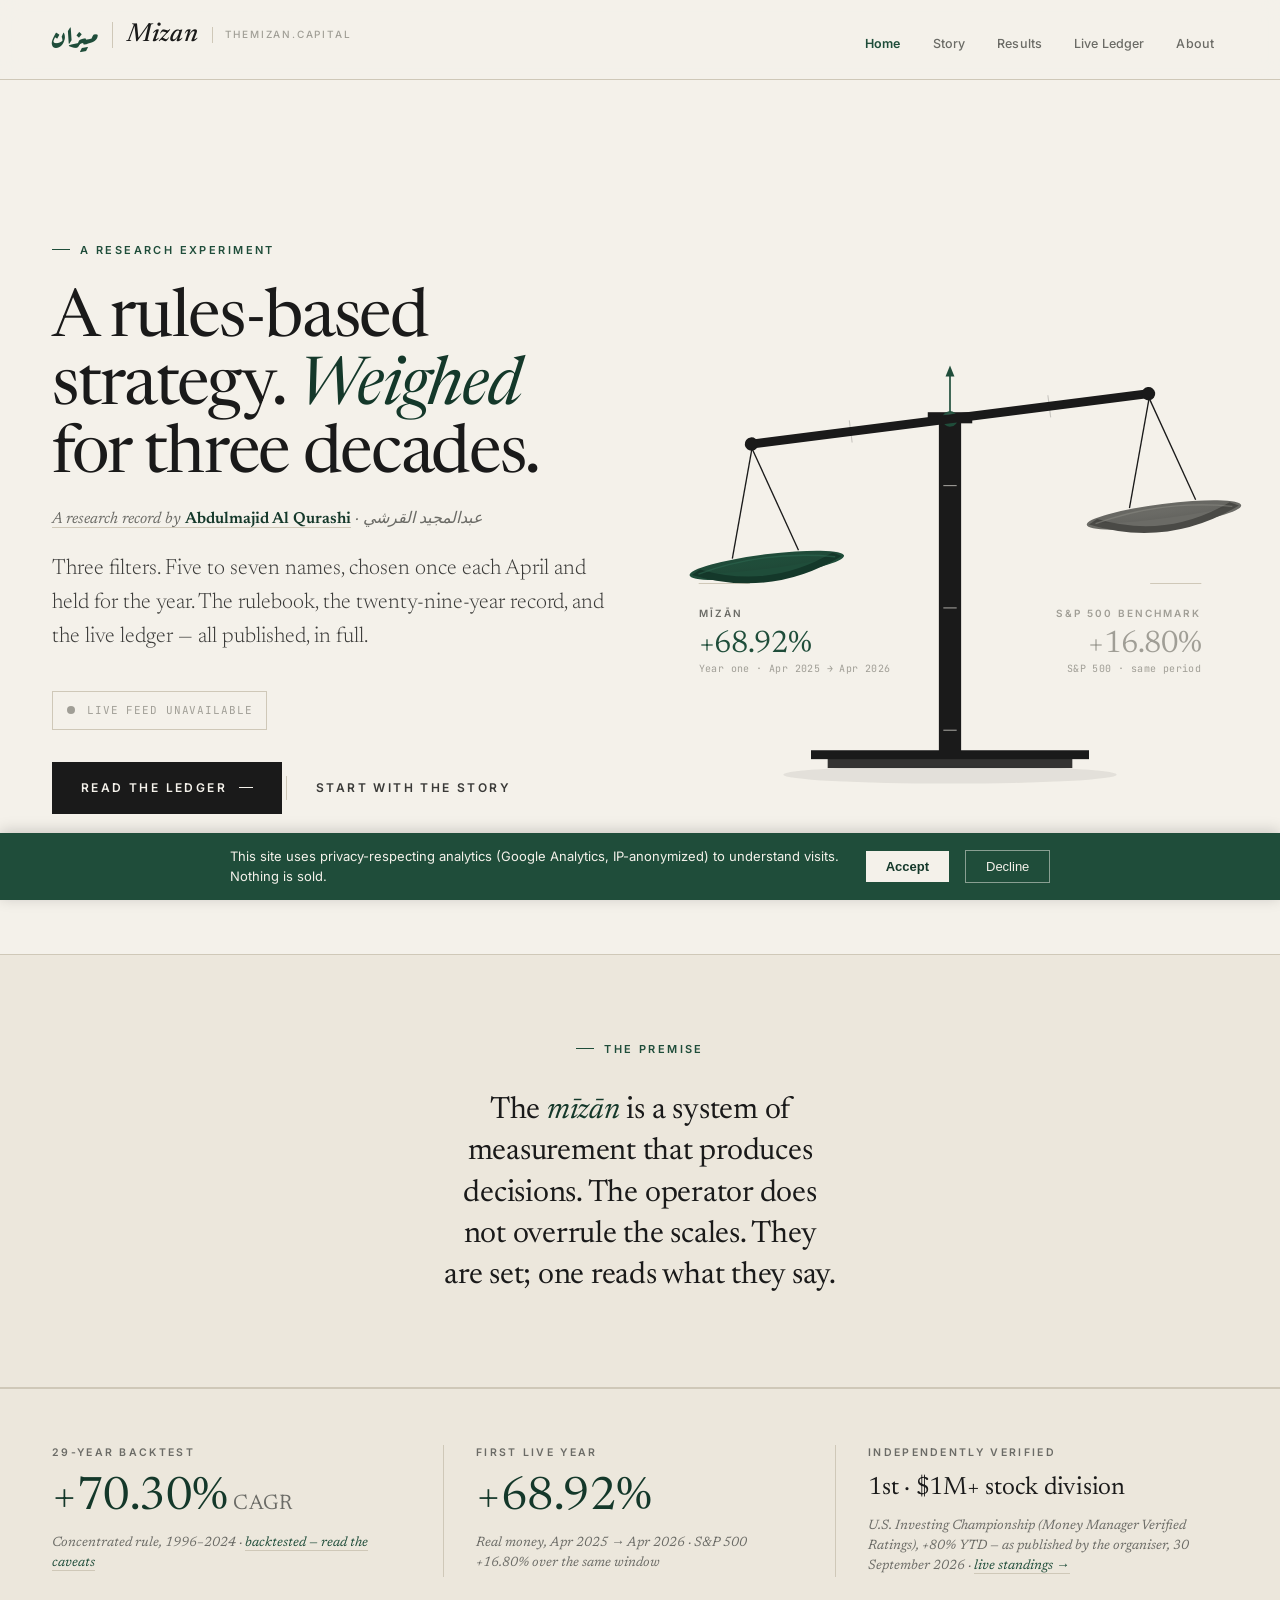
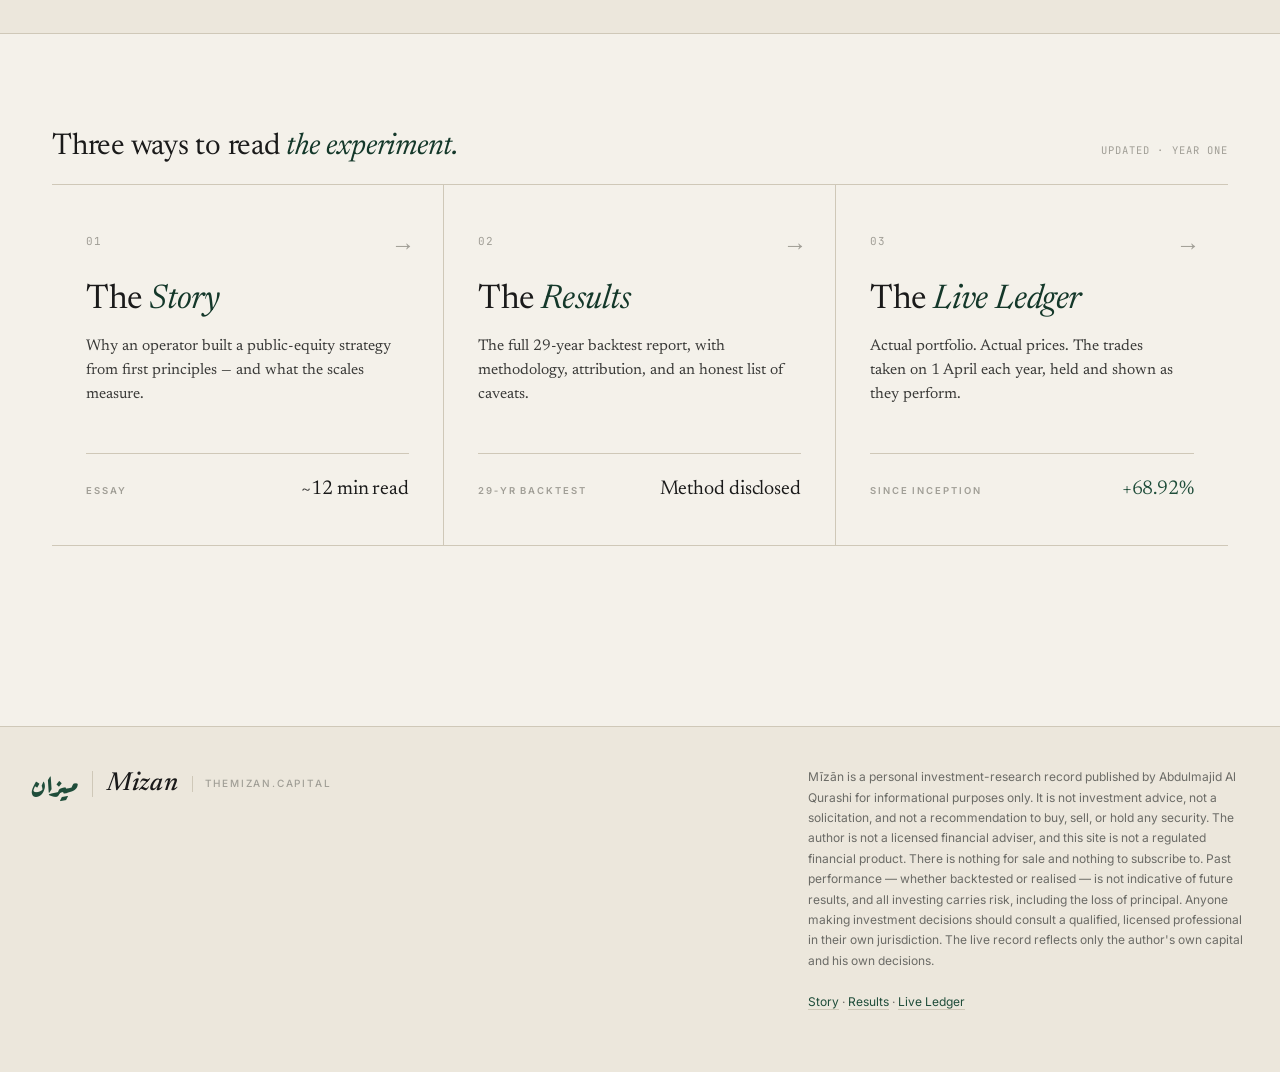
<file: index.html>
<!DOCTYPE html>
<html lang="en">
<head>
<meta charset="UTF-8">
<meta name="viewport" content="width=device-width, initial-scale=1.0">
<!-- Google Analytics 4 (consent-gated, IP-anonymized) -->
<script>
(function(){var GA_ID="G-Y0V6TDJKWX";function loadGA(){var s=document.createElement("script");s.async=true;s.src="https://www.googletagmanager.com/gtag/js?id="+GA_ID;document.head.appendChild(s);window.dataLayer=window.dataLayer||[];window.gtag=function(){dataLayer.push(arguments);};window.gtag("js",new Date());window.gtag("config",GA_ID,{anonymize_ip:true});}
try{var c=localStorage.getItem("mizan-analytics-consent");if(c==="granted"){loadGA();return;}if(c==="denied"){return;}}catch(e){}
document.addEventListener("DOMContentLoaded",function(){var bar=document.createElement("div");bar.setAttribute("role","dialog");bar.setAttribute("aria-label","Analytics consent");bar.style.cssText="position:fixed;left:0;right:0;bottom:0;z-index:9999;background:#1f4d3a;color:#f4f1ea;padding:14px 20px;font-family:Inter,-apple-system,BlinkMacSystemFont,sans-serif;font-size:13px;line-height:1.5;display:flex;gap:16px;align-items:center;justify-content:center;flex-wrap:wrap;box-shadow:0 -2px 14px rgba(0,0,0,.18)";var msg=document.createElement("span");msg.style.maxWidth="620px";msg.textContent="This site uses privacy-respecting analytics (Google Analytics, IP-anonymized) to understand visits. Nothing is sold.";var accept=document.createElement("button");accept.type="button";accept.textContent="Accept";accept.style.cssText="background:#f4f1ea;color:#14382a;border:0;padding:8px 20px;font-weight:600;cursor:pointer;font-size:13px";var decline=document.createElement("button");decline.type="button";decline.textContent="Decline";decline.style.cssText="background:transparent;color:#f4f1ea;border:1px solid rgba(244,241,234,.5);padding:8px 20px;font-weight:500;cursor:pointer;font-size:13px";accept.onclick=function(){try{localStorage.setItem("mizan-analytics-consent","granted");}catch(e){}bar.remove();loadGA();};decline.onclick=function(){try{localStorage.setItem("mizan-analytics-consent","denied");}catch(e){}bar.remove();};bar.appendChild(msg);bar.appendChild(accept);bar.appendChild(decline);document.body.appendChild(bar);});})();
</script>
<meta name="google-site-verification" content="qn0Ejf33Ne4oKjiddCPjfAWQYB4e0pFojuZTXmICPZ4" />
<link rel="canonical" href="https://themizan.capital/">
<meta property="og:type" content="website">
<meta property="og:site_name" content="Mīzān">
<meta property="og:title" content="Mīzān · A rules-based strategy, weighed in the open">
<meta property="og:description" content="A concentrated, rules-based public-equity strategy by Abdulmajid Al Qurashi. Twenty-nine years of backtested history; one live year complete. Published in full.">
<meta property="og:url" content="https://themizan.capital/">
<meta property="og:image" content="https://themizan.capital/assets/og-cover.png">
<meta property="og:image:width" content="1200">
<meta property="og:image:height" content="630">
<meta property="og:image:alt" content="Mīzān — a rules-based public-equity strategy by Abdulmajid Al Qurashi">
<meta name="twitter:card" content="summary_large_image">
<meta name="twitter:image" content="https://themizan.capital/assets/og-cover.png">
<meta property="og:locale" content="en_US">
<meta property="og:locale:alternate" content="ar_SA">
<link rel="icon" href="data:image/svg+xml,%3Csvg%20xmlns='http://www.w3.org/2000/svg'%20viewBox='0%200%2032%2032'%3E%3Crect%20width='32'%20height='32'%20rx='6'%20fill='%231f4d3a'/%3E%3Ctext%20x='16'%20y='23'%20font-size='20'%20text-anchor='middle'%20fill='%23f4f1ea'%20font-family='Georgia,serif'%3EM%3C/text%3E%3C/svg%3E">
<title>Abdulmajid Al Qurashi — Mīzān · A rules-based strategy, weighed in the open</title>
<meta name="description" content="A concentrated, rules-based public-equity strategy by Abdulmajid Al Qurashi. Twenty-nine years of backtested history. One live year complete. The ledger, the rulebook, and the record — published in full.">
<style>
@import url('https://fonts.googleapis.com/css2?family=Newsreader:ital,opsz,wght@0,6..72,300;0,6..72,400;0,6..72,500;0,6..72,600;0,6..72,700;1,6..72,400&family=Inter:wght@300;400;500;600;700&family=JetBrains+Mono:wght@400;500;600&display=swap');
@import url('https://fonts.googleapis.com/css2?family=Aref+Ruqaa:wght@400;700&family=Amiri:wght@400;700&family=Noto+Naskh+Arabic:wght@400;500;700&display=swap');

:root{
  --paper:#f4f1ea; --paper-2:#ece7dc; --paper-3:#e2dcce;
  --ink:#1a1a1a; --ink-2:#3a3a38; --ink-3:#6b6b66; --ink-4:#a09e96;
  --rule:#cfc8b8; --rule-2:#b8b1a0;
  --accent:#1f4d3a; --accent-2:#2e6b52; --accent-ink:#14382a; --accent-wash:rgba(31,77,58,0.06);
  --pos:#2e6b52; --neg:#8a2f2f; --warn:#8a6a2f;
  --serif:'Newsreader',Georgia,'Times New Roman',serif;
  --sans:'Inter',-apple-system,BlinkMacSystemFont,'Segoe UI',sans-serif;
  --mono:'JetBrains Mono','SF Mono',Menlo,monospace;
}
*{margin:0;padding:0;box-sizing:border-box}
html{scroll-behavior:smooth}
body{background:var(--paper);color:var(--ink);font-family:var(--sans);font-size:16px;line-height:1.55;-webkit-font-smoothing:antialiased;text-rendering:optimizeLegibility}
::selection{background:var(--accent);color:var(--paper)}
a{color:inherit;text-decoration:none}

.apx-nav{position:sticky;top:0;z-index:100;background:rgba(244,241,234,0.92);backdrop-filter:blur(12px);-webkit-backdrop-filter:blur(12px);border-bottom:1px solid var(--rule)}
.apx-nav-inner{max-width:1240px;margin:0 auto;padding:18px 32px;display:flex;justify-content:space-between;align-items:baseline;gap:32px}
.apx-nav-links{display:flex;gap:4px;align-items:center}
.apx-nav-links a{white-space:nowrap;font-size:12.5px;font-weight:500;color:var(--ink-3);padding:8px 14px;transition:color .15s;letter-spacing:.01em}
.apx-nav-links a:hover{color:var(--ink)}
.apx-nav-links a.active{color:var(--accent);font-weight:600}

.apx-brand{display:flex;align-items:center;gap:14px}
.apx-brand-ar{font-family:'Aref Ruqaa','Amiri','Noto Naskh Arabic',serif;font-weight:700;font-size:30px;color:#1f4d3a;line-height:1;unicode-bidi:isolate;display:inline-block;padding-bottom:4px}
.apx-brand-latin{font-family:'Newsreader',Georgia,serif;font-style:italic;font-weight:500;font-size:26px;color:#1a1a1a;line-height:1;letter-spacing:.005em;padding-left:14px;border-left:1px solid #cfc8b8}
.apx-brand-meta{font-family:'Inter',sans-serif;font-size:10px;font-weight:500;letter-spacing:.18em;text-transform:uppercase;color:#a09e96;padding-left:12px;border-left:1px solid #cfc8b8}
@media(max-width:720px){.apx-brand-meta,.apx-brand-latin{display:none}}
.apx-foot-brand{display:flex;align-items:center;gap:14px}

.container{max-width:1240px;margin:0 auto;padding:0 32px}
.kicker{font-family:var(--sans);font-size:11px;font-weight:600;letter-spacing:.22em;text-transform:uppercase;color:var(--accent);display:inline-block}
.kicker::before{content:'';display:inline-block;width:18px;height:1px;background:var(--accent);vertical-align:middle;margin-right:10px;margin-bottom:3px}

.apx-foot{margin-top:120px;padding:40px 32px 60px;border-top:1px solid var(--rule);background:var(--paper-2)}
.apx-foot-inner{max-width:1240px;margin:0 auto;display:flex;justify-content:space-between;align-items:flex-start;gap:40px;flex-wrap:wrap}
.apx-foot-meta{font-size:12px;color:var(--ink-3);line-height:1.7;max-width:440px}
.apx-foot-meta a{color:var(--accent);border-bottom:1px solid var(--rule)}

/* HERO */
.hero{position:relative;padding:72px 0 56px;overflow:hidden;border-bottom:1px solid var(--rule)}
.hero-inner{position:relative;display:grid;grid-template-columns:1fr 1fr;gap:64px;align-items:center;min-height:clamp(520px, 78vh, 700px)}
.hero-copy{position:relative;z-index:2}
.hero-copy .kicker{margin-bottom:28px}
.hero-copy h1{font-family:var(--serif);font-weight:400;font-size:clamp(44px,5.2vw,72px);line-height:1.02;letter-spacing:-.02em;color:var(--ink);margin-bottom:28px;max-width:16ch;text-wrap:balance}
.hero-copy h1 em{font-style:italic;color:var(--accent-ink)}
.hero-copy .lede{font-family:var(--serif);font-weight:300;font-size:clamp(19px,1.7vw,22px);line-height:1.55;color:var(--ink-2);max-width:32em;margin-bottom:36px}

.hero-live{display:flex;align-items:center;gap:12px;padding:10px 14px;border:1px solid var(--accent);background:var(--accent-wash);font-family:var(--mono);font-size:11px;letter-spacing:.08em;color:var(--accent);text-transform:uppercase;width:fit-content;margin-bottom:32px;min-height:36px}
.hero-live-dot{width:8px;height:8px;background:var(--accent);border-radius:50%;animation:hpulse 2s infinite}
@keyframes hpulse{0%,100%{opacity:1;transform:scale(1)}50%{opacity:.4;transform:scale(.85)}}

.hero-cta{display:flex;align-items:center;gap:0;flex-wrap:wrap}
.cta-primary{font-family:var(--sans);font-size:12px;font-weight:600;letter-spacing:.2em;text-transform:uppercase;padding:16px 28px;background:var(--ink);color:var(--paper);border:1px solid var(--ink);transition:background .15s, border-color .15s;display:inline-flex;align-items:center;gap:12px}
.cta-primary:hover{background:var(--accent);border-color:var(--accent)}
.cta-primary::after{content:'';width:14px;height:1px;background:currentColor;transition:width .2s}
.cta-primary:hover::after{width:22px}
.cta-divider{width:1px;height:24px;background:var(--rule);margin:0 4px}
.cta-secondary{font-family:var(--sans);font-size:12px;font-weight:600;letter-spacing:.2em;text-transform:uppercase;padding:16px 24px;color:var(--ink-2);border:1px solid transparent;transition:color .15s, border-color .15s}
.cta-secondary:hover{color:var(--accent);border-color:var(--accent)}

/* SCALE */
.scale-stage{position:relative;aspect-ratio:5 / 6;width:100%;max-width:560px;margin:0 auto;display:flex;flex-direction:column;align-items:center;justify-content:center}
.scale-stage svg{width:100%;height:auto;display:block;overflow:visible}

.svg-pl-title{font-family:'Inter',sans-serif;font-size:9px;font-weight:600;letter-spacing:.2em;text-transform:uppercase;fill:#6b6b66}
.svg-pl-title.dim{fill:#a09e96}
.svg-pl-val{font-family:'Newsreader',Georgia,serif;font-weight:400;font-size:28px;letter-spacing:-.01em;fill:#1f4d3a}
.svg-pl-val.n{fill:#8a2f2f}
.svg-pl-val.muted{fill:#a09e96}
.svg-pl-sub{font-family:'JetBrains Mono',monospace;font-size:9px;fill:#a09e96;letter-spacing:.04em}
@media(max-width:640px){
  .svg-pl-title{font-size:11px}
  .svg-pl-val{font-size:32px}
  .svg-pl-sub{font-size:11px}
}

.hero-hint{margin-top:18px;text-align:center;font-family:var(--mono);font-size:10px;letter-spacing:.24em;text-transform:uppercase;color:var(--ink-4);display:flex;align-items:center;justify-content:center;gap:10px;opacity:0;transition:opacity .6s ease .6s}
.hero-hint.visible{opacity:1}
.hero-hint::before,.hero-hint::after{content:'';width:24px;height:1px;background:var(--ink-4)}

/* PRINCIPLE */
.principle{padding:80px 0 90px;border-bottom:1px solid var(--rule);background:var(--paper-2)}
.principle-inner{max-width:900px;margin:0 auto;text-align:center}
.principle .kicker{margin-bottom:32px}
.principle blockquote{font-family:var(--serif);font-weight:400;font-size:clamp(24px,2.4vw,32px);line-height:1.35;letter-spacing:-.008em;color:var(--ink);text-wrap:balance;max-width:28ch;margin:0 auto}
.principle blockquote em{font-style:italic;color:var(--accent-ink)}

/* DOORWAYS — 3-up */
.doorways{padding:90px 0 60px}
.doors-head{display:flex;justify-content:space-between;align-items:baseline;border-bottom:1px solid var(--rule);padding-bottom:14px;gap:24px;flex-wrap:wrap}
.doors-head h2{font-family:var(--serif);font-weight:400;font-size:clamp(22px,2.4vw,30px);letter-spacing:-.008em}
.doors-head h2 em{font-style:italic;color:var(--accent-ink)}
.doors-head .dh-meta{font-family:var(--mono);font-size:10.5px;letter-spacing:.1em;color:var(--ink-4);text-transform:uppercase}

.doors{display:grid;grid-template-columns:repeat(3,1fr);gap:0;border-bottom:1px solid var(--rule)}
.door{position:relative;padding:48px 34px 40px;border-right:1px solid var(--rule);display:flex;flex-direction:column;min-height:360px;transition:background .2s}
.door:last-child{border-right:none}
.door:hover{background:var(--paper-2)}
.door:hover .door-arrow{transform:translateX(6px);color:var(--accent)}
.door-num{font-family:var(--mono);font-size:11px;letter-spacing:.08em;color:var(--ink-4);margin-bottom:32px}
.door-title{font-family:var(--serif);font-weight:400;font-size:34px;line-height:1.08;letter-spacing:-.012em;color:var(--ink);margin-bottom:16px}
.door-title em{font-style:italic;color:var(--accent-ink)}
.door-sub{font-family:var(--serif);font-size:15.5px;line-height:1.55;color:var(--ink-2);margin-bottom:28px;flex:1;max-width:34ch}
.door-stat{padding-top:20px;border-top:1px solid var(--rule);display:flex;justify-content:space-between;align-items:baseline;gap:14px}
.door-stat .ds-l{font-family:var(--sans);font-size:9.5px;font-weight:600;letter-spacing:.2em;text-transform:uppercase;color:var(--ink-4)}
.door-stat .ds-v{font-family:var(--serif);font-size:20px;color:var(--ink);letter-spacing:-.005em}
.door-stat .ds-v.a{color:var(--accent)}
.door-arrow{position:absolute;top:44px;right:28px;font-family:var(--serif);font-size:24px;color:var(--ink-4);transition:transform .2s, color .2s}

/* MOBILE */
@media(max-width:960px){
  .hero-inner{grid-template-columns:1fr;gap:40px;min-height:auto;padding:0}
  .scale-stage{max-width:380px;margin:10px auto 0}
  .doors{grid-template-columns:1fr}
  .door{border-right:none;border-bottom:1px solid var(--rule)}
  .door:last-child{border-bottom:none}
}
@media(max-width:820px){
  .apx-nav-inner{padding:14px 20px;gap:16px;flex-wrap:wrap}
  .apx-nav-links a{padding:6px 10px;font-size:12px}
  .container{padding:0 20px}
  .apx-foot-inner{padding:0 20px}
  .hero{padding:48px 0 24px}
  .hero-copy h1{font-size:44px}
}

/* REDUCED MOTION */
@media (prefers-reduced-motion: reduce){
  .hero-live-dot{animation:none !important}
  #beamGroup, #needleGroup{transition:none !important}
  html{scroll-behavior:auto}
}
</style>
</head>
<body>

<nav class="apx-nav">
  <div class="apx-nav-inner">
    <a href="/" class="apx-brand">
      <span class="apx-brand-ar" dir="rtl" lang="ar">ميزان</span>
      <span class="apx-brand-latin">Mizan</span>
      <span class="apx-brand-meta">themizan.capital</span>
    </a>
    <div class="apx-nav-links">
      <a href="/" class="active">Home</a>
      <a href="/story">Story</a>
      <a href="/results">Results</a>
      <a href="/dashboard">Live Ledger</a>
      <a href="/about">About</a>
    </div>
  </div>
</nav>

<!-- HERO -->
<section class="hero">
  <div class="container">
    <div class="hero-inner">

      <div class="hero-copy">
        <div class="kicker">A research experiment</div>
        <h1>A rules-based strategy. <em>Weighed</em> for three decades.</h1>
        <p style="font-family:var(--serif);font-style:italic;font-size:16px;color:var(--ink-3);margin:-12px 0 22px"><a href="/about" style="border-bottom:1px solid var(--rule)">A research record by <span style="font-weight:600;font-style:normal;color:var(--accent-ink)">Abdulmajid Al Qurashi</span></a> &middot; <span lang="ar" dir="rtl">عبدالمجيد القرشي</span></p>
        <p class="lede">Three filters. Five to seven names, chosen once each April and held for the year. The rulebook, the twenty-nine-year record, and the live ledger &mdash; all published, in full.</p>

        <div class="hero-live" id="heroLive">
          <span class="hero-live-dot"></span>
          <span id="heroLiveText">Loading live data&hellip;</span>
        </div>

        <div class="hero-cta">
          <a href="/dashboard" class="cta-primary">Read the ledger</a>
          <span class="cta-divider" aria-hidden="true"></span>
          <a href="/story" class="cta-secondary">Start with the story</a>
        </div>
      </div>

      <div class="scale-stage" id="scaleStage">
        <svg id="mizanScale" viewBox="0 0 500 640" aria-label="A scale weighing the Mīzān portfolio against the S&P 500 benchmark">
          <defs>
            <radialGradient id="panShade" cx="50%" cy="40%" r="60%">
              <stop offset="0%" stop-color="#3a3a38" stop-opacity="0"/>
              <stop offset="100%" stop-color="#1a1a1a" stop-opacity=".08"/>
            </radialGradient>
            <radialGradient id="pivotGlint" cx="50%" cy="40%" r="50%">
              <stop offset="0%" stop-color="#ffffff" stop-opacity=".35"/>
              <stop offset="100%" stop-color="#1f4d3a" stop-opacity="0"/>
            </radialGradient>
          </defs>

          <!-- Base / pedestal -->
          <g id="base">
            <ellipse cx="250" cy="560" rx="150" ry="8" fill="#1a1a1a" opacity=".08"/>
            <rect x="140" y="544" width="220" height="10" fill="#1a1a1a" opacity=".88"/>
            <rect x="125" y="538" width="250" height="8" fill="#1a1a1a"/>
            <rect x="240" y="240" width="20" height="300" fill="#1a1a1a"/>
            <rect x="230" y="234" width="40" height="10" fill="#1a1a1a"/>
            <line x1="244" y1="300" x2="256" y2="300" stroke="#f4f1ea" stroke-width="1" opacity=".6"/>
            <line x1="244" y1="410" x2="256" y2="410" stroke="#f4f1ea" stroke-width="1" opacity=".6"/>
            <line x1="244" y1="520" x2="256" y2="520" stroke="#f4f1ea" stroke-width="1" opacity=".6"/>
          </g>

          <!-- Readouts -->
          <g id="readouts">
            <text x="24" y="418" class="svg-pl-title">Mīzān</text>
            <text x="24" y="450" class="svg-pl-val" id="leftVal">&#8230;</text>
            <text x="24" y="468" class="svg-pl-sub" id="leftSub">Since 1 Apr 2025</text>
            <line x1="24" y1="388" x2="70" y2="388" stroke="#cfc8b8" stroke-width="1"/>

            <text x="476" y="418" class="svg-pl-title dim" text-anchor="end">S&amp;P 500 benchmark</text>
            <text x="476" y="450" class="svg-pl-val muted" id="rightVal" text-anchor="end">&#8230;</text>
            <text x="476" y="468" class="svg-pl-sub" id="rightSub" text-anchor="end">Same period</text>
            <line x1="430" y1="388" x2="476" y2="388" stroke="#cfc8b8" stroke-width="1"/>
          </g>

          <!-- Needle (fixed reference) -->
          <g id="needleGroup">
            <line x1="250" y1="240" x2="250" y2="198" stroke="#1f4d3a" stroke-width="1.5"/>
            <polygon points="250,192 246,202 254,202" fill="#1f4d3a"/>
          </g>

          <!-- Swinging beam -->
          <g id="beamGroup" style="transform-origin: 250px 240px; transition: transform 1.4s cubic-bezier(.45, .05, .25, 1);">
            <circle cx="250" cy="240" r="7" fill="#1f4d3a"/>
            <circle cx="250" cy="240" r="7" fill="url(#pivotGlint)"/>
            <circle cx="250" cy="240" r="3" fill="#14382a"/>

            <rect x="70" y="236" width="360" height="8" fill="#1a1a1a"/>
            <circle cx="70" cy="240" r="6" fill="#1a1a1a"/>
            <circle cx="430" cy="240" r="6" fill="#1a1a1a"/>
            <line x1="160" y1="230" x2="160" y2="250" stroke="#1a1a1a" stroke-width="1" opacity=".2"/>
            <line x1="340" y1="230" x2="340" y2="250" stroke="#1a1a1a" stroke-width="1" opacity=".2"/>

            <!-- LEFT PAN (Mīzān) -->
            <line x1="70" y1="244" x2="40" y2="340" stroke="#1a1a1a" stroke-width="1.2"/>
            <line x1="70" y1="244" x2="100" y2="340" stroke="#1a1a1a" stroke-width="1.2"/>
            <g id="panLeft">
              <ellipse cx="70" cy="350" rx="70" ry="10" fill="#1f4d3a"/>
              <path d="M 2 350 Q 70 380 138 350 L 130 346 Q 70 372 10 346 Z" fill="#14382a"/>
              <ellipse cx="70" cy="347" rx="66" ry="6" fill="url(#panShade)"/>
              <!-- top lip highlight -->
              <path d="M 8 350 Q 70 336 132 350" stroke="#2e6b52" stroke-width="1.2" fill="none" opacity=".55"/>
            </g>

            <!-- RIGHT PAN (S&P 500) — lightened so it reads as peer, not shadow -->
            <line x1="430" y1="244" x2="400" y2="340" stroke="#1a1a1a" stroke-width="1.2"/>
            <line x1="430" y1="244" x2="460" y2="340" stroke="#1a1a1a" stroke-width="1.2"/>
            <g id="panRight">
              <ellipse cx="430" cy="350" rx="70" ry="10" fill="#6b6b66"/>
              <path d="M 362 350 Q 430 380 498 350 L 490 346 Q 430 372 370 346 Z" fill="#4a4a46"/>
              <ellipse cx="430" cy="347" rx="66" ry="6" fill="url(#panShade)"/>
              <path d="M 368 350 Q 430 336 492 350" stroke="#8a8a83" stroke-width="1.2" fill="none" opacity=".55"/>
            </g>
          </g>

          <!-- Arabic whisper removed from above the base shadow — nav carries it. -->
        </svg>

        <div class="hero-hint" id="heroHint">Weighing, live</div>
      </div>

    </div>
  </div>
</section>

<!-- PRINCIPLE -->
<section class="principle">
  <div class="container">
    <div class="principle-inner">
      <div class="kicker">The premise</div>
      <blockquote>
        The <em>mīzān</em> is a system of measurement that produces decisions. The operator does not overrule the scales. They are set; one reads what they say.
      </blockquote>
    </div>
  </div>
</section>

<!-- PROOF -->
<style>
.proof{padding:56px 0;border-top:1px solid var(--rule);border-bottom:1px solid var(--rule);background:var(--paper-2)}
.proof-grid{display:grid;grid-template-columns:repeat(3,1fr)}
.proof-cell{padding:0 32px;border-right:1px solid var(--rule)}
.proof-cell:first-child{padding-left:0}
.proof-cell:last-child{border-right:none;padding-right:0}
.proof-k{font-family:var(--sans);font-size:10.5px;font-weight:600;letter-spacing:.22em;text-transform:uppercase;color:var(--ink-3);margin-bottom:14px}
.proof-v{font-family:var(--serif);font-size:clamp(34px,4vw,46px);line-height:1;color:var(--accent-ink,#14382a);letter-spacing:-.01em;font-weight:400}
.proof-v .proof-u{font-size:.46em;color:var(--ink-3);letter-spacing:.02em}
.proof-v.sm{font-size:clamp(19px,2.1vw,25px);line-height:1.15;color:var(--ink)}
.proof-m{font-family:var(--serif);font-size:13.5px;font-style:italic;color:var(--ink-3);line-height:1.5;margin-top:12px}
.proof-m a{color:var(--accent);border-bottom:1px solid var(--rule)}
@media(max-width:820px){.proof-grid{grid-template-columns:1fr}.proof-cell{padding:22px 0;border-right:none;border-bottom:1px solid var(--rule)}.proof-cell:first-child{padding-top:0}.proof-cell:last-child{border-bottom:none;padding-bottom:0}}
</style>
<section class="proof">
  <div class="container">
    <div class="proof-grid">
      <div class="proof-cell">
        <div class="proof-k">29-year backtest</div>
        <div class="proof-v">+70.30%<span class="proof-u"> CAGR</span></div>
        <div class="proof-m">Concentrated rule, 1996&ndash;2024 &middot; <a href="/results#limits">backtested &mdash; read the caveats</a></div>
      </div>
      <div class="proof-cell">
        <div class="proof-k">First live year</div>
        <div class="proof-v">+68.92%</div>
        <div class="proof-m">Real money, Apr 2025 &rarr; Apr 2026 &middot; S&amp;P 500 +16.80% over the same window</div>
      </div>
      <div class="proof-cell">
        <div class="proof-k">Independently verified</div>
        <div class="proof-v sm">1st &middot; $1M+ stock division</div>
        <div class="proof-m">U.S. Investing Championship (Money Manager Verified Ratings), +80% YTD &mdash; as published by the organiser, 30 September 2026 &middot; <a href="https://financial-competitions.com/" target="_blank" rel="noopener">live standings &rarr;</a></div>
      </div>
    </div>
  </div>
</section>

<!-- DOORWAYS -->
<section class="doorways">
  <div class="container">
    <div class="doors-head">
      <h2>Three ways to read <em>the experiment.</em></h2>
      <div class="dh-meta">Updated &middot; <span id="dateStamp">—</span></div>
    </div>
    <div class="doors">

      <a href="/story" class="door">
        <div class="door-num">01</div>
        <div class="door-title">The <em>Story</em></div>
        <div class="door-sub">Why an operator built a public-equity strategy from first principles &mdash; and what the scales measure.</div>
        <div class="door-stat">
          <span class="ds-l">Essay</span>
          <span class="ds-v">~12 min read</span>
        </div>
        <span class="door-arrow" aria-hidden="true">&rarr;</span>
      </a>

      <a href="/results" class="door">
        <div class="door-num">02</div>
        <div class="door-title">The <em>Results</em></div>
        <div class="door-sub">The full 29-year backtest report, with methodology, attribution, and an honest list of caveats.</div>
        <div class="door-stat">
          <span class="ds-l">29&#8209;yr backtest</span>
          <span class="ds-v">Method disclosed</span>
        </div>
        <span class="door-arrow" aria-hidden="true">&rarr;</span>
      </a>

      <a href="/dashboard" class="door">
        <div class="door-num">03</div>
        <div class="door-title">The <em>Live Ledger</em></div>
        <div class="door-sub">Actual portfolio. Actual prices. The trades taken on 1 April each year, held and shown as they perform.</div>
        <div class="door-stat">
          <span class="ds-l">Since inception</span>
          <span class="ds-v a" id="doorLiveVal">&mdash;</span>
        </div>
        <span class="door-arrow" aria-hidden="true">&rarr;</span>
      </a>

    </div>
  </div>
</section>

<footer class="apx-foot">
  <div class="apx-foot-inner">
    <div class="apx-foot-brand">
      <span class="apx-brand-ar" dir="rtl" lang="ar">ميزان</span>
      <span class="apx-brand-latin">Mizan</span>
      <span class="apx-brand-meta">themizan.capital</span>
    </div>
    <div class="apx-foot-meta">
      Mīzān is a personal investment-research record published by Abdulmajid Al Qurashi for informational purposes only. It is not investment advice, not a solicitation, and not a recommendation to buy, sell, or hold any security. The author is not a licensed financial adviser, and this site is not a regulated financial product. There is nothing for sale and nothing to subscribe to. Past performance &mdash; whether backtested or realised &mdash; is not indicative of future results, and all investing carries risk, including the loss of principal. Anyone making investment decisions should consult a qualified, licensed professional in their own jurisdiction. The live record reflects only the author's own capital and his own decisions. <br><br>
      <a href="/story">Story</a> &middot; <a href="/results">Results</a> &middot; <a href="/dashboard">Live Ledger</a>
    </div>
  </div>
</footer>

<script>
const API_URL = 'https://pvqflvqfdlmiyjjetfer.supabase.co/functions/v1/apex-dashboard-data';
// The API returns an aggregate portfolio index only — current holdings are never named here.
const Y1_BASE = "2025-04-01";  // since-inception window start (for the benchmark line)
const MONTHS = ["Jan","Feb","Mar","Apr","May","Jun","Jul","Aug","Sep","Oct","Nov","Dec"];

function findPrice(arr,d){ for(let i=arr.length-1;i>=0;i--) if(arr[i].d<=d) return arr[i].p; return null; }
function ret(arr,b,e){ const bp=findPrice(arr,b), ep=findPrice(arr,e); if(!bp||!ep) return null; return (ep-bp)/bp; }
function fmtPct(v,dp=2){ if(v==null) return '—'; return (v>=0?'+':'')+(v*100).toFixed(dp)+'%'; }
function fmtDate(d){ const [y,m,dd]=d.split('-'); return MONTHS[+m-1]+' '+ +dd+', '+y; }

/* Tilt: cap ±8°, softer knee so small deltas are visible */
function tiltFromDelta(deltaPct){
  const MAX = 8;
  const t = MAX * Math.tanh(deltaPct / 0.35);
  return -t; // flip so Mīzān-heavier sinks the left pan
}

function applyTilt(deg){
  const beam = document.getElementById('beamGroup');
  beam.style.transform = `rotate(${deg}deg)`;
}

let idleHandle = null;
let idleT0 = performance.now();
function startIdle(){
  cancelAnimationFrame(idleHandle);
  const tick = (now)=>{
    const t = (now - idleT0) / 1000;
    const beam = document.getElementById('beamGroup');
    beam.style.transition = 'transform 0.1s linear';
    applyTilt(Math.sin(t * 0.9) * 0.4);
    idleHandle = requestAnimationFrame(tick);
  };
  idleHandle = requestAnimationFrame(tick);
}
function stopIdle(){
  cancelAnimationFrame(idleHandle);
  document.getElementById('beamGroup').style.transition = 'transform 1.4s cubic-bezier(.45,.05,.25,1)';
}

async function init(){
  startIdle();
  document.getElementById('leftVal').textContent = '…';
  document.getElementById('rightVal').textContent = '…';

  try{
    const resp = await fetch(API_URL, { mode:'cors' });
    if(!resp.ok) throw new Error('HTTP '+resp.status);
    const json = await resp.json();
    const PI = json.portfolio_index || [];
    const BENCH = (json.benchmarks && json.benchmarks.SPY) || [];
    if(!PI.length || !BENCH.length) throw new Error('No aggregate or S&P 500 (SPY) data');
    const latest = json.as_of || PI[PI.length - 1].d;

    const sinceInception = PI[PI.length - 1].p / PI[0].p - 1;
    const benchITD = ret(BENCH, Y1_BASE, latest) || 0;
    const delta = sinceInception - benchITD;

    document.getElementById('heroLiveText').textContent = 'Live data · ' + fmtDate(latest);

    const leftV = document.getElementById('leftVal');
    leftV.textContent = fmtPct(sinceInception);
    leftV.setAttribute('class', 'svg-pl-val' + (sinceInception >= 0 ? '' : ' n'));

    const rightV = document.getElementById('rightVal');
    rightV.textContent = fmtPct(benchITD);
    rightV.setAttribute('class', 'svg-pl-val muted' + (benchITD >= 0 ? '' : ' n'));

    document.getElementById('leftSub').textContent = 'Since 1 Apr 2025';
    document.getElementById('rightSub').textContent = 'Since 1 Apr 2025';

    const doorVal = document.getElementById('doorLiveVal');
    doorVal.textContent = fmtPct(sinceInception);
    doorVal.className = 'ds-v ' + (sinceInception >= 0 ? 'a' : '');
    if(sinceInception < 0) doorVal.style.color = 'var(--neg)';

    document.getElementById('dateStamp').textContent = fmtDate(latest);

    stopIdle();
    applyTilt(0);
    setTimeout(() => applyTilt(tiltFromDelta(delta)), 60);
    document.getElementById('heroHint').classList.add('visible');

  } catch(err){
    console.error(err);
    stopIdle();
    document.getElementById('heroLiveText').textContent = 'Live feed unavailable';
    const hl = document.getElementById('heroLive');
    hl.style.borderColor = 'var(--rule)';
    hl.style.color = 'var(--ink-4)';
    hl.style.background = 'transparent';
    const dot = document.querySelector('.hero-live-dot');
    dot.style.background = 'var(--ink-4)';
    dot.style.animation = 'none';

    const leftV = document.getElementById('leftVal');
    leftV.textContent = '+68.92%';
    leftV.setAttribute('class','svg-pl-val');
    document.getElementById('leftSub').textContent = 'Year one · Apr 2025 → Apr 2026';

    const rightV = document.getElementById('rightVal');
    rightV.textContent = '+16.80%';
    rightV.setAttribute('class','svg-pl-val muted');
    document.getElementById('rightSub').textContent = 'S&P 500 · same period';

    document.getElementById('doorLiveVal').textContent = '+68.92%';
    document.getElementById('dateStamp').textContent = 'year one';
    applyTilt(tiltFromDelta(0.6892 - 0.1680));
    document.getElementById('heroHint').classList.add('visible');
  }
}

init();

const stage = document.getElementById('scaleStage');
window.addEventListener('scroll', () => {
  if(!stage) return;
  const y = Math.min(window.scrollY, 400);
  stage.style.transform = `translateY(${Math.max(y * -0.03, -14)}px)`;
}, { passive:true });
</script>

<script type="application/ld+json">
{
  "@context": "https://schema.org",
  "@graph": [
    {
      "@type": "WebSite",
      "@id": "https://themizan.capital/#website",
      "name": "Mīzān",
      "alternateName": ["Mizan", "ميزان", "Mizan Capital", "the Mizan"],
      "url": "https://themizan.capital/",
      "inLanguage": "en",
      "publisher": { "@id": "https://themizan.capital/#person" },
      "author": { "@id": "https://themizan.capital/#person" }
    },
    {
      "@type": "Person",
      "@id": "https://themizan.capital/#person",
      "name": "Abdulmajid Al Qurashi",
      "alternateName": ["عبدالمجيد محمد عبدالصمد القرشي", "عبدالمجيد القرشي", "Abdulmajid Mohammed Abdulsamad Al Qurashi", "Abdul Majid Al Qurashi", "Abdulmajid Alqurashi"],
      "jobTitle": "Deputy CEO",
      "worksFor": { "@type": "Organization", "name": "Abdul Samad Al Qurashi", "alternateName": "عبدالصمد القرشي" },
      "url": "https://themizan.capital/about",
      "mainEntityOfPage": "https://themizan.capital/about",
      "image": "https://themizan.capital/assets/og-cover.png",
      "nationality": "Saudi Arabia",
      "knowsAbout": ["Value investing", "Quantitative investing", "Equity research", "Corporate finance"],
      "sameAs": [
        "https://www.linkedin.com/in/abdulmajid-alqurashi-33677895/",
        "https://www.instagram.com/abdulmajeedmasq/"
      ]
    }
  ]
}
</script>
</body>
</html>
</file>
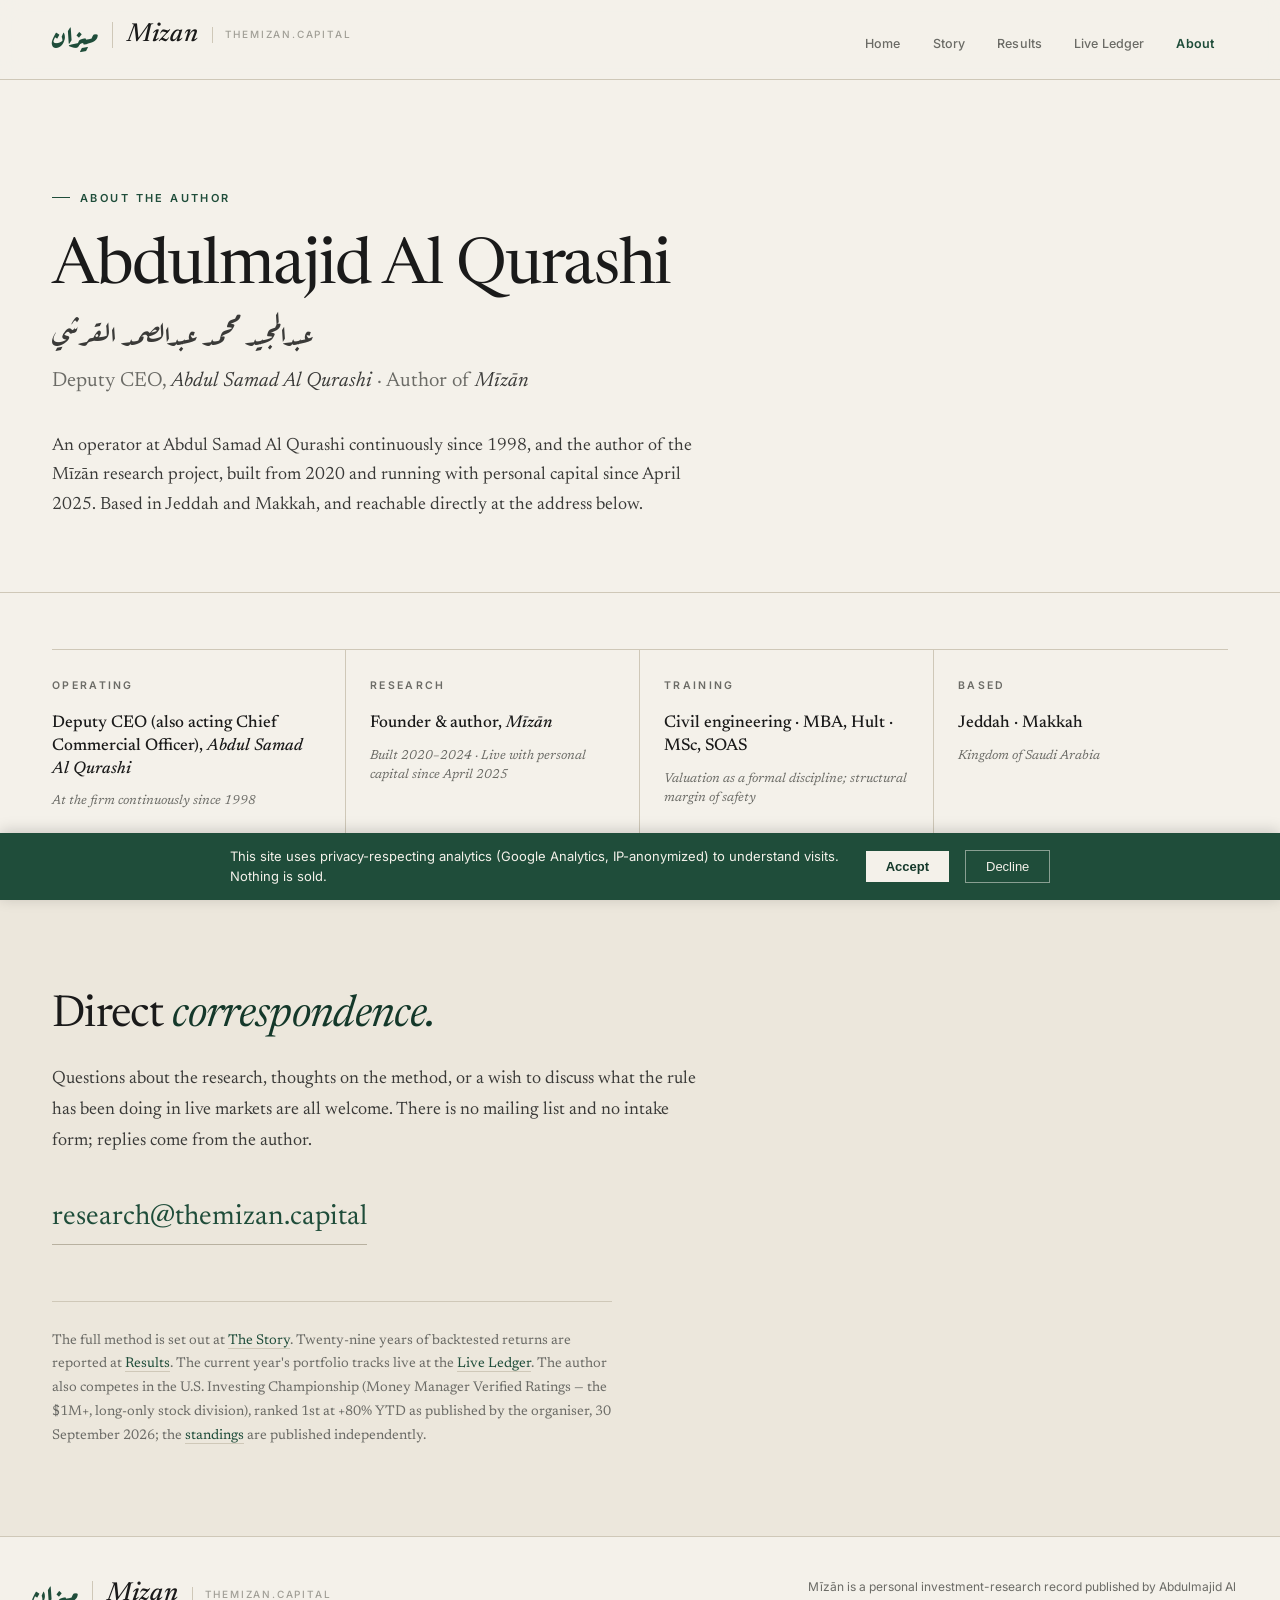
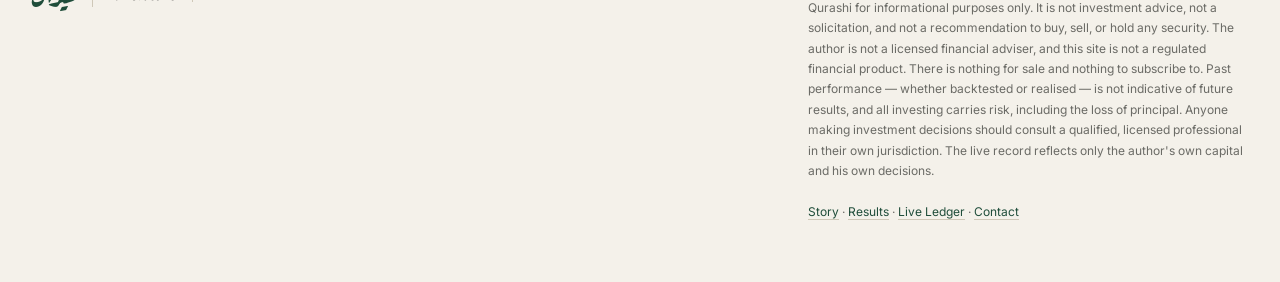
<file: about.html>
<!DOCTYPE html>
<html lang="en">
<head>
<meta charset="UTF-8">
<meta name="viewport" content="width=device-width, initial-scale=1.0">
<!-- Google Analytics 4 (consent-gated, IP-anonymized) -->
<script>
(function(){var GA_ID="G-Y0V6TDJKWX";function loadGA(){var s=document.createElement("script");s.async=true;s.src="https://www.googletagmanager.com/gtag/js?id="+GA_ID;document.head.appendChild(s);window.dataLayer=window.dataLayer||[];window.gtag=function(){dataLayer.push(arguments);};window.gtag("js",new Date());window.gtag("config",GA_ID,{anonymize_ip:true});}
try{var c=localStorage.getItem("mizan-analytics-consent");if(c==="granted"){loadGA();return;}if(c==="denied"){return;}}catch(e){}
document.addEventListener("DOMContentLoaded",function(){var bar=document.createElement("div");bar.setAttribute("role","dialog");bar.setAttribute("aria-label","Analytics consent");bar.style.cssText="position:fixed;left:0;right:0;bottom:0;z-index:9999;background:#1f4d3a;color:#f4f1ea;padding:14px 20px;font-family:Inter,-apple-system,BlinkMacSystemFont,sans-serif;font-size:13px;line-height:1.5;display:flex;gap:16px;align-items:center;justify-content:center;flex-wrap:wrap;box-shadow:0 -2px 14px rgba(0,0,0,.18)";var msg=document.createElement("span");msg.style.maxWidth="620px";msg.textContent="This site uses privacy-respecting analytics (Google Analytics, IP-anonymized) to understand visits. Nothing is sold.";var accept=document.createElement("button");accept.type="button";accept.textContent="Accept";accept.style.cssText="background:#f4f1ea;color:#14382a;border:0;padding:8px 20px;font-weight:600;cursor:pointer;font-size:13px";var decline=document.createElement("button");decline.type="button";decline.textContent="Decline";decline.style.cssText="background:transparent;color:#f4f1ea;border:1px solid rgba(244,241,234,.5);padding:8px 20px;font-weight:500;cursor:pointer;font-size:13px";accept.onclick=function(){try{localStorage.setItem("mizan-analytics-consent","granted");}catch(e){}bar.remove();loadGA();};decline.onclick=function(){try{localStorage.setItem("mizan-analytics-consent","denied");}catch(e){}bar.remove();};bar.appendChild(msg);bar.appendChild(accept);bar.appendChild(decline);document.body.appendChild(bar);});})();
</script>
<link rel="canonical" href="https://themizan.capital/about">
<meta property="og:type" content="profile">
<meta property="og:site_name" content="Mīzān">
<meta property="og:title" content="About · Mīzān · Abdulmajid Al Qurashi">
<meta property="og:description" content="Abdulmajid Al Qurashi — Deputy CEO of Abdul Samad Al Qurashi and author of the Mīzān research project. Direct correspondence.">
<meta property="og:url" content="https://themizan.capital/about">
<meta property="og:image" content="https://themizan.capital/assets/og-cover.png">
<meta property="og:image:width" content="1200">
<meta property="og:image:height" content="630">
<meta property="og:image:alt" content="Mīzān — a rules-based public-equity strategy by Abdulmajid Al Qurashi">
<meta name="twitter:card" content="summary_large_image">
<meta name="twitter:image" content="https://themizan.capital/assets/og-cover.png">
<meta property="og:locale" content="en_US">
<meta property="og:locale:alternate" content="ar_SA">
<link rel="icon" href="data:image/svg+xml,%3Csvg%20xmlns='http://www.w3.org/2000/svg'%20viewBox='0%200%2032%2032'%3E%3Crect%20width='32'%20height='32'%20rx='6'%20fill='%231f4d3a'/%3E%3Ctext%20x='16'%20y='23'%20font-size='20'%20text-anchor='middle'%20fill='%23f4f1ea'%20font-family='Georgia,serif'%3EM%3C/text%3E%3C/svg%3E">
<title>About · Mīzān · Abdulmajid Al Qurashi · عبدالمجيد القرشي</title>
<meta name="description" content="Abdulmajid Al Qurashi (عبدالمجيد محمد عبدالصمد القرشي) — Deputy CEO of Abdul Samad Al Qurashi (عبدالصمد القرشي) and author of the Mīzān research project. Direct correspondence.">
<style>
@import url('https://fonts.googleapis.com/css2?family=Newsreader:ital,opsz,wght@0,6..72,300;0,6..72,400;0,6..72,500;0,6..72,600;0,6..72,700;1,6..72,400&family=Inter:wght@300;400;500;600;700&family=JetBrains+Mono:wght@400;500;600&display=swap');
@import url('https://fonts.googleapis.com/css2?family=Aref+Ruqaa:wght@400;700&family=Amiri:wght@400;700&family=Noto+Naskh+Arabic:wght@400;500;700&display=swap');

:root{
  --paper:#f4f1ea; --paper-2:#ece7dc; --paper-3:#e2dcce;
  --ink:#1a1a1a; --ink-2:#3a3a38; --ink-3:#6b6b66; --ink-4:#a09e96;
  --rule:#cfc8b8; --rule-2:#b8b1a0;
  --accent:#1f4d3a; --accent-2:#2e6b52; --accent-ink:#14382a;
  --serif:'Newsreader',Georgia,'Times New Roman',serif;
  --sans:'Inter',-apple-system,BlinkMacSystemFont,'Segoe UI',sans-serif;
  --mono:'JetBrains Mono','SF Mono',Menlo,monospace;
}
*{margin:0;padding:0;box-sizing:border-box}
html{scroll-behavior:smooth}
body{background:var(--paper);color:var(--ink);font-family:var(--sans);font-size:16px;line-height:1.55;-webkit-font-smoothing:antialiased;text-rendering:optimizeLegibility}
::selection{background:var(--accent);color:var(--paper)}
a{color:inherit;text-decoration:none}

/* NAV */
.apx-nav{position:sticky;top:0;z-index:100;background:rgba(244,241,234,0.92);backdrop-filter:blur(12px);-webkit-backdrop-filter:blur(12px);border-bottom:1px solid var(--rule)}
.apx-nav-inner{max-width:1240px;margin:0 auto;padding:18px 32px;display:flex;justify-content:space-between;align-items:baseline;gap:32px}
.apx-nav-links{display:flex;gap:4px;align-items:center}
.apx-nav-links a{white-space:nowrap;font-size:12.5px;font-weight:500;color:var(--ink-3);padding:8px 14px;transition:color .15s;letter-spacing:.01em}
.apx-nav-links a:hover{color:var(--ink)}
.apx-nav-links a.active{color:var(--accent);font-weight:600}
.apx-brand{display:flex;align-items:center;gap:14px}
.apx-brand-ar{font-family:'Aref Ruqaa','Amiri','Noto Naskh Arabic',serif;font-weight:700;font-size:30px;color:#1f4d3a;line-height:1;unicode-bidi:isolate;display:inline-block;padding-bottom:4px}
.apx-brand-latin{font-family:'Newsreader',Georgia,serif;font-style:italic;font-weight:500;font-size:26px;color:#1a1a1a;line-height:1;letter-spacing:.005em;padding-left:14px;border-left:1px solid #cfc8b8}
.apx-brand-meta{font-family:'Inter',sans-serif;font-size:10px;font-weight:500;letter-spacing:.18em;text-transform:uppercase;color:#a09e96;padding-left:12px;border-left:1px solid #cfc8b8}
@media(max-width:720px){.apx-brand-meta,.apx-brand-latin{display:none}}

/* LAYOUT */
.container{max-width:1240px;margin:0 auto;padding:0 32px}
.kicker{font-family:var(--sans);font-size:11px;font-weight:600;letter-spacing:.22em;text-transform:uppercase;color:var(--accent);display:inline-block;margin-bottom:28px}
.kicker::before{content:'';display:inline-block;width:18px;height:1px;background:var(--accent);vertical-align:middle;margin-right:10px;margin-bottom:3px}

/* HERO */
.about-hero{padding:104px 0 72px;border-bottom:1px solid var(--rule)}
.about-hero h1{font-family:var(--serif);font-weight:400;font-size:clamp(42px,5.5vw,64px);line-height:1.05;letter-spacing:-.02em;color:var(--ink);margin-bottom:14px}
.about-hero .subtitle{font-family:var(--serif);font-size:clamp(18px,1.6vw,22px);line-height:1.4;color:var(--ink-3);font-weight:400;margin-bottom:36px;max-width:34em}
.about-hero .subtitle em{font-style:italic;color:var(--ink-2)}
.about-hero .lede{font-family:var(--serif);font-size:clamp(17px,1.4vw,20px);line-height:1.65;color:var(--ink-2);font-weight:400;max-width:36em}

/* FACTS */
.facts-band{padding:56px 0;border-bottom:1px solid var(--rule)}
.facts-grid{display:grid;grid-template-columns:repeat(4,1fr);gap:0;border-top:1px solid var(--rule)}
.fact{padding:28px 24px;border-right:1px solid var(--rule)}
.fact:first-child{padding-left:0}
.fact:last-child{border-right:none;padding-right:0}
.fact-label{font-family:var(--sans);font-size:10.5px;font-weight:600;letter-spacing:.22em;text-transform:uppercase;color:var(--ink-3);margin-bottom:18px}
.fact-value{font-family:var(--serif);font-size:17px;color:var(--ink);font-weight:500;line-height:1.35;margin-bottom:10px}
.fact-value em{font-style:italic}
.fact-meta{font-family:var(--serif);font-size:13px;font-style:italic;color:var(--ink-3);line-height:1.5}

/* CONTACT */
.contact-band{padding:96px 0 88px;background:var(--paper-2)}
.contact-band h2{font-family:var(--serif);font-weight:400;font-size:clamp(30px,3.6vw,44px);line-height:1.1;letter-spacing:-.015em;color:var(--ink);margin-bottom:24px;max-width:18ch}
.contact-band h2 em{font-style:italic;color:var(--accent-ink)}
.contact-band .contact-body{font-family:var(--serif);font-size:18px;line-height:1.7;color:var(--ink-2);max-width:36em;margin-bottom:28px}
.contact-email{display:inline-block;margin-top:12px;font-family:var(--serif);font-size:clamp(22px,2.4vw,28px);color:var(--accent);border-bottom:1px solid var(--rule-2);padding-bottom:4px;transition:color .15s}
.contact-email:hover{color:var(--accent-ink)}
.contact-meta{font-family:var(--serif);font-size:14px;line-height:1.7;color:var(--ink-3);margin-top:56px;padding-top:28px;border-top:1px solid var(--rule);max-width:40em}
.contact-meta a{color:var(--accent);border-bottom:1px solid var(--rule);transition:color .15s}
.contact-meta a:hover{color:var(--accent-ink)}

/* FOOTER */
.apx-foot{padding:40px 32px 60px;border-top:1px solid var(--rule);background:var(--paper)}
.apx-foot-inner{max-width:1240px;margin:0 auto;display:flex;justify-content:space-between;align-items:flex-start;gap:40px;flex-wrap:wrap}
.apx-foot-brand{display:flex;align-items:center;gap:14px}
.apx-foot-meta{font-size:12px;color:var(--ink-3);line-height:1.7;max-width:440px}
.apx-foot-meta a{color:var(--accent);border-bottom:1px solid var(--rule)}

/* MOBILE */
@media(max-width:820px){
  .apx-nav-inner{padding:14px 20px;gap:16px;flex-wrap:wrap}
  .apx-nav-links a{padding:6px 10px;font-size:12px}
  .container{padding:0 20px}
  .about-hero{padding:56px 0 44px}
  .facts-band{padding:40px 0}
  .facts-grid{grid-template-columns:1fr}
  .fact{border-right:none;border-bottom:1px solid var(--rule);padding:22px 0}
  .fact:first-child{padding-top:22px}
  .fact:last-child{border-bottom:none;padding-bottom:0}
  .contact-band{padding:64px 0}
}
</style>
</head>
<body>

<!-- NAV -->
<nav class="apx-nav">
  <div class="apx-nav-inner">
    <a href="/" class="apx-brand">
      <span class="apx-brand-ar" dir="rtl" lang="ar">ميزان</span>
      <span class="apx-brand-latin">Mizan</span>
      <span class="apx-brand-meta">themizan.capital</span>
    </a>
    <div class="apx-nav-links">
      <a href="/">Home</a>
      <a href="/story">Story</a>
      <a href="/results">Results</a>
      <a href="/dashboard">Live Ledger</a>
      <a href="/about" class="active">About</a>
    </div>
  </div>
</nav>

<!-- HERO -->
<section class="about-hero">
  <div class="container">
    <div class="kicker">About the author</div>
    <h1>Abdulmajid Al Qurashi</h1>
    <p lang="ar" dir="rtl" style="font-family:'Aref Ruqaa','Amiri','Noto Naskh Arabic',serif;font-weight:400;font-size:clamp(20px,2.2vw,28px);color:var(--ink-2);line-height:1.3;margin:-2px 0 16px;text-align:left">عبدالمجيد محمد عبدالصمد القرشي</p>
    <p class="subtitle">Deputy CEO, <em>Abdul Samad Al Qurashi</em> &middot; Author of <em>Mīzān</em></p>
    <p class="lede">An operator at Abdul Samad Al Qurashi continuously since 1998, and the author of the Mīzān research project, built from 2020 and running with personal capital since April 2025. Based in Jeddah and Makkah, and reachable directly at the address below.</p>
  </div>
</section>

<!-- FACTS -->
<section class="facts-band">
  <div class="container">
    <div class="facts-grid">
      <div class="fact">
        <div class="fact-label">Operating</div>
        <div class="fact-value">Deputy CEO (also acting Chief Commercial Officer), <em>Abdul Samad Al Qurashi</em></div>
        <div class="fact-meta">At the firm continuously since 1998</div>
      </div>
      <div class="fact">
        <div class="fact-label">Research</div>
        <div class="fact-value">Founder &amp; author, <em>Mīzān</em></div>
        <div class="fact-meta">Built 2020&ndash;2024 &middot; Live with personal capital since April 2025</div>
      </div>
      <div class="fact">
        <div class="fact-label">Training</div>
        <div class="fact-value">Civil engineering &middot; MBA, Hult &middot; MSc, SOAS</div>
        <div class="fact-meta">Valuation as a formal discipline; structural margin of safety</div>
      </div>
      <div class="fact">
        <div class="fact-label">Based</div>
        <div class="fact-value">Jeddah &middot; Makkah</div>
        <div class="fact-meta">Kingdom of Saudi Arabia</div>
      </div>
    </div>
  </div>
</section>

<!-- CONTACT -->
<section class="contact-band">
  <div class="container">
    <h2>Direct <em>correspondence.</em></h2>
    <p class="contact-body">Questions about the research, thoughts on the method, or a wish to discuss what the rule has been doing in live markets are all welcome. There is no mailing list and no intake form; replies come from the author.</p>
    <a class="contact-email" href="mailto:research@themizan.capital">research@themizan.capital</a>
    <p class="contact-meta">The full method is set out at <a href="/story">The Story</a>. Twenty-nine years of backtested returns are reported at <a href="/results">Results</a>. The current year's portfolio tracks live at the <a href="/dashboard">Live Ledger</a>. The author also competes in the U.S. Investing Championship (Money Manager Verified Ratings &mdash; the $1M+, long-only stock division), ranked 1st at +80% YTD as published by the organiser, 30 September 2026; the <a href="https://financial-competitions.com/" target="_blank" rel="noopener">standings</a> are published independently.</p>
  </div>
</section>

<!-- FOOTER -->
<footer class="apx-foot">
  <div class="apx-foot-inner">
    <div class="apx-foot-brand">
      <span class="apx-brand-ar" dir="rtl" lang="ar">ميزان</span>
      <span class="apx-brand-latin">Mizan</span>
      <span class="apx-brand-meta">themizan.capital</span>
    </div>
    <div class="apx-foot-meta">
      Mīzān is a personal investment-research record published by Abdulmajid Al Qurashi for informational purposes only. It is not investment advice, not a solicitation, and not a recommendation to buy, sell, or hold any security. The author is not a licensed financial adviser, and this site is not a regulated financial product. There is nothing for sale and nothing to subscribe to. Past performance &mdash; whether backtested or realised &mdash; is not indicative of future results, and all investing carries risk, including the loss of principal. Anyone making investment decisions should consult a qualified, licensed professional in their own jurisdiction. The live record reflects only the author's own capital and his own decisions. <br><br>
      <a href="/story">Story</a> &middot; <a href="/results">Results</a> &middot; <a href="/dashboard">Live Ledger</a> &middot; <a href="mailto:research@themizan.capital">Contact</a>
    </div>
  </div>
</footer>

<script type="application/ld+json">
{
  "@context": "https://schema.org",
  "@type": "Person",
  "name": "Abdulmajid Al Qurashi",
  "alternateName": ["عبدالمجيد محمد عبدالصمد القرشي", "عبدالمجيد القرشي", "Abdulmajid Mohammed Abdulsamad Al Qurashi", "Abdul Majid Al Qurashi", "Abdulmajid Alqurashi"],
  "jobTitle": "Deputy CEO",
  "worksFor": { "@type": "Organization", "name": "Abdul Samad Al Qurashi", "alternateName": "عبدالصمد القرشي" },
  "url": "https://themizan.capital/about",
  "mainEntityOfPage": "https://themizan.capital/about",
  "image": "https://themizan.capital/assets/og-cover.png",
  "email": "research@themizan.capital",
  "nationality": "Saudi Arabia",
  "knowsAbout": ["Value investing", "Quantitative investing", "Equity research", "Corporate finance"],
  "sameAs": [
    "https://www.linkedin.com/in/abdulmajid-alqurashi-33677895/",
    "https://www.instagram.com/abdulmajeedmasq/"
  ]
}
</script>
</body>
</html>
</file>
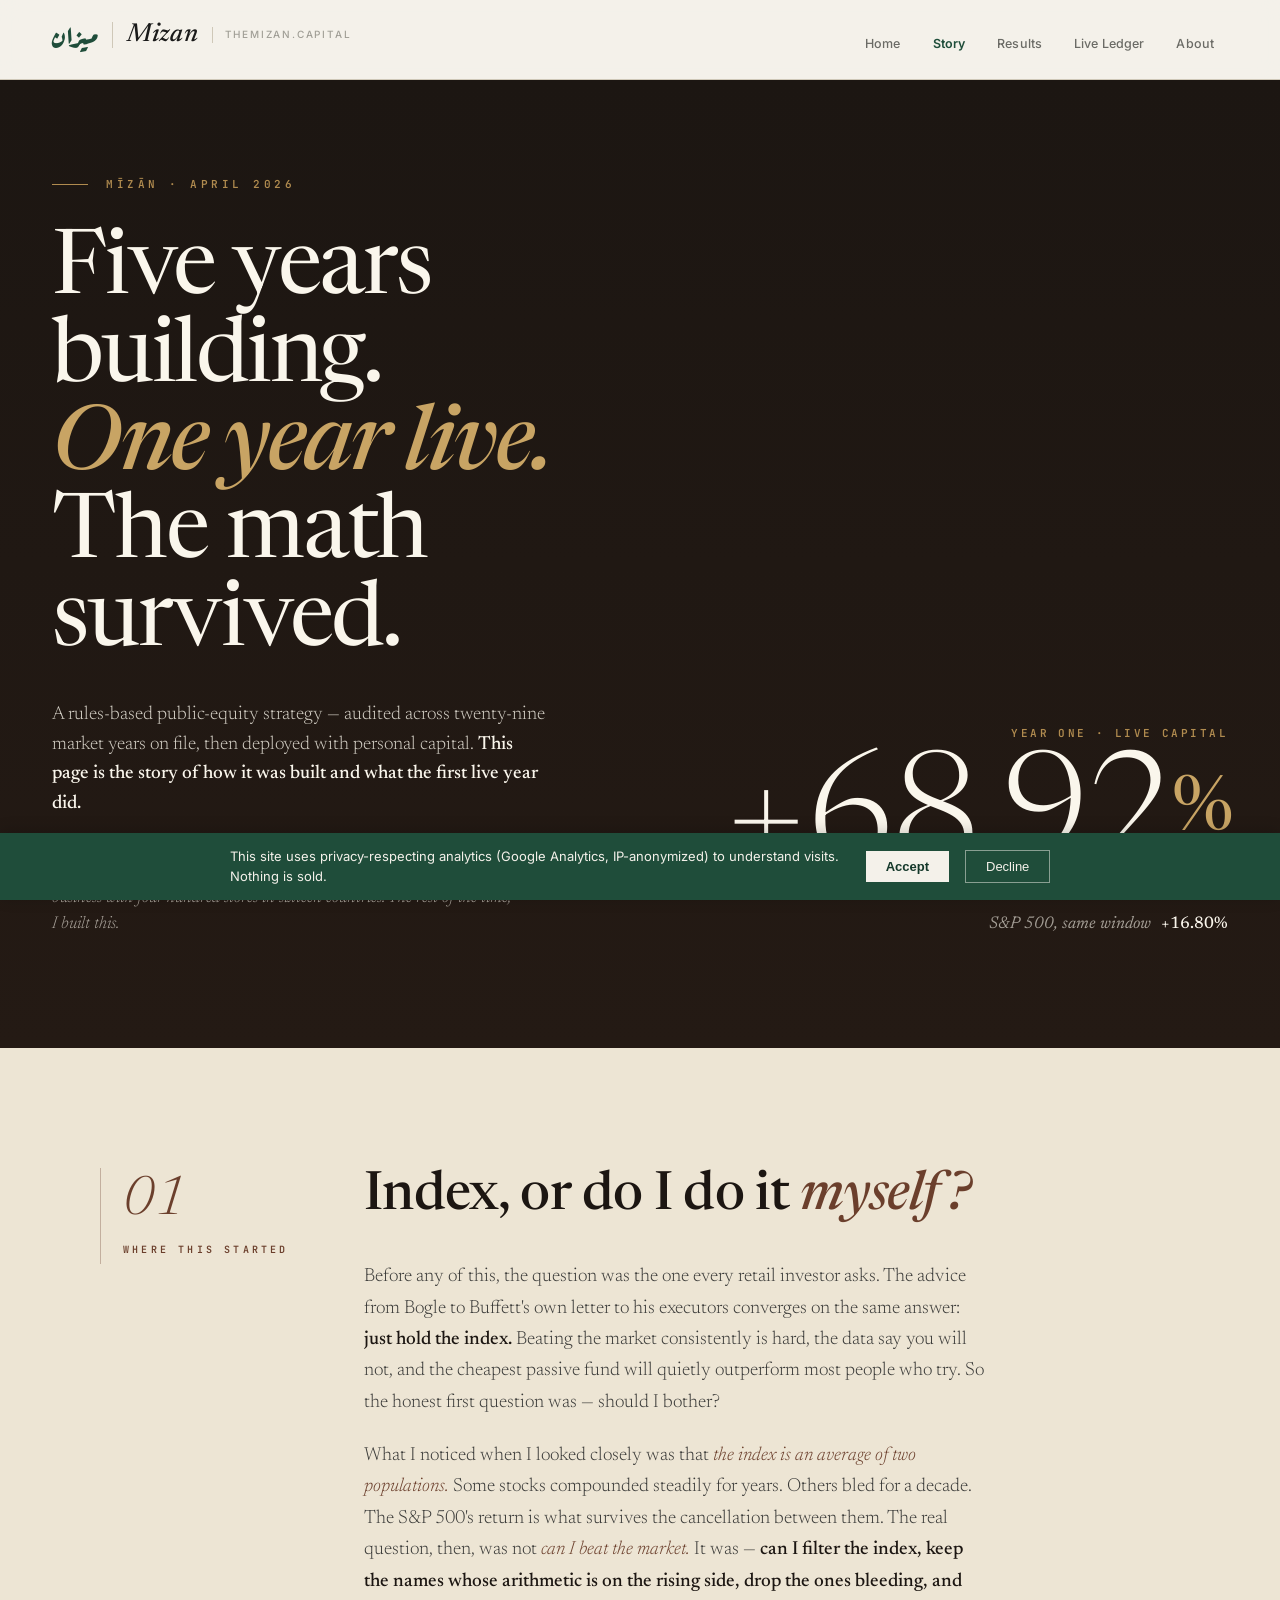
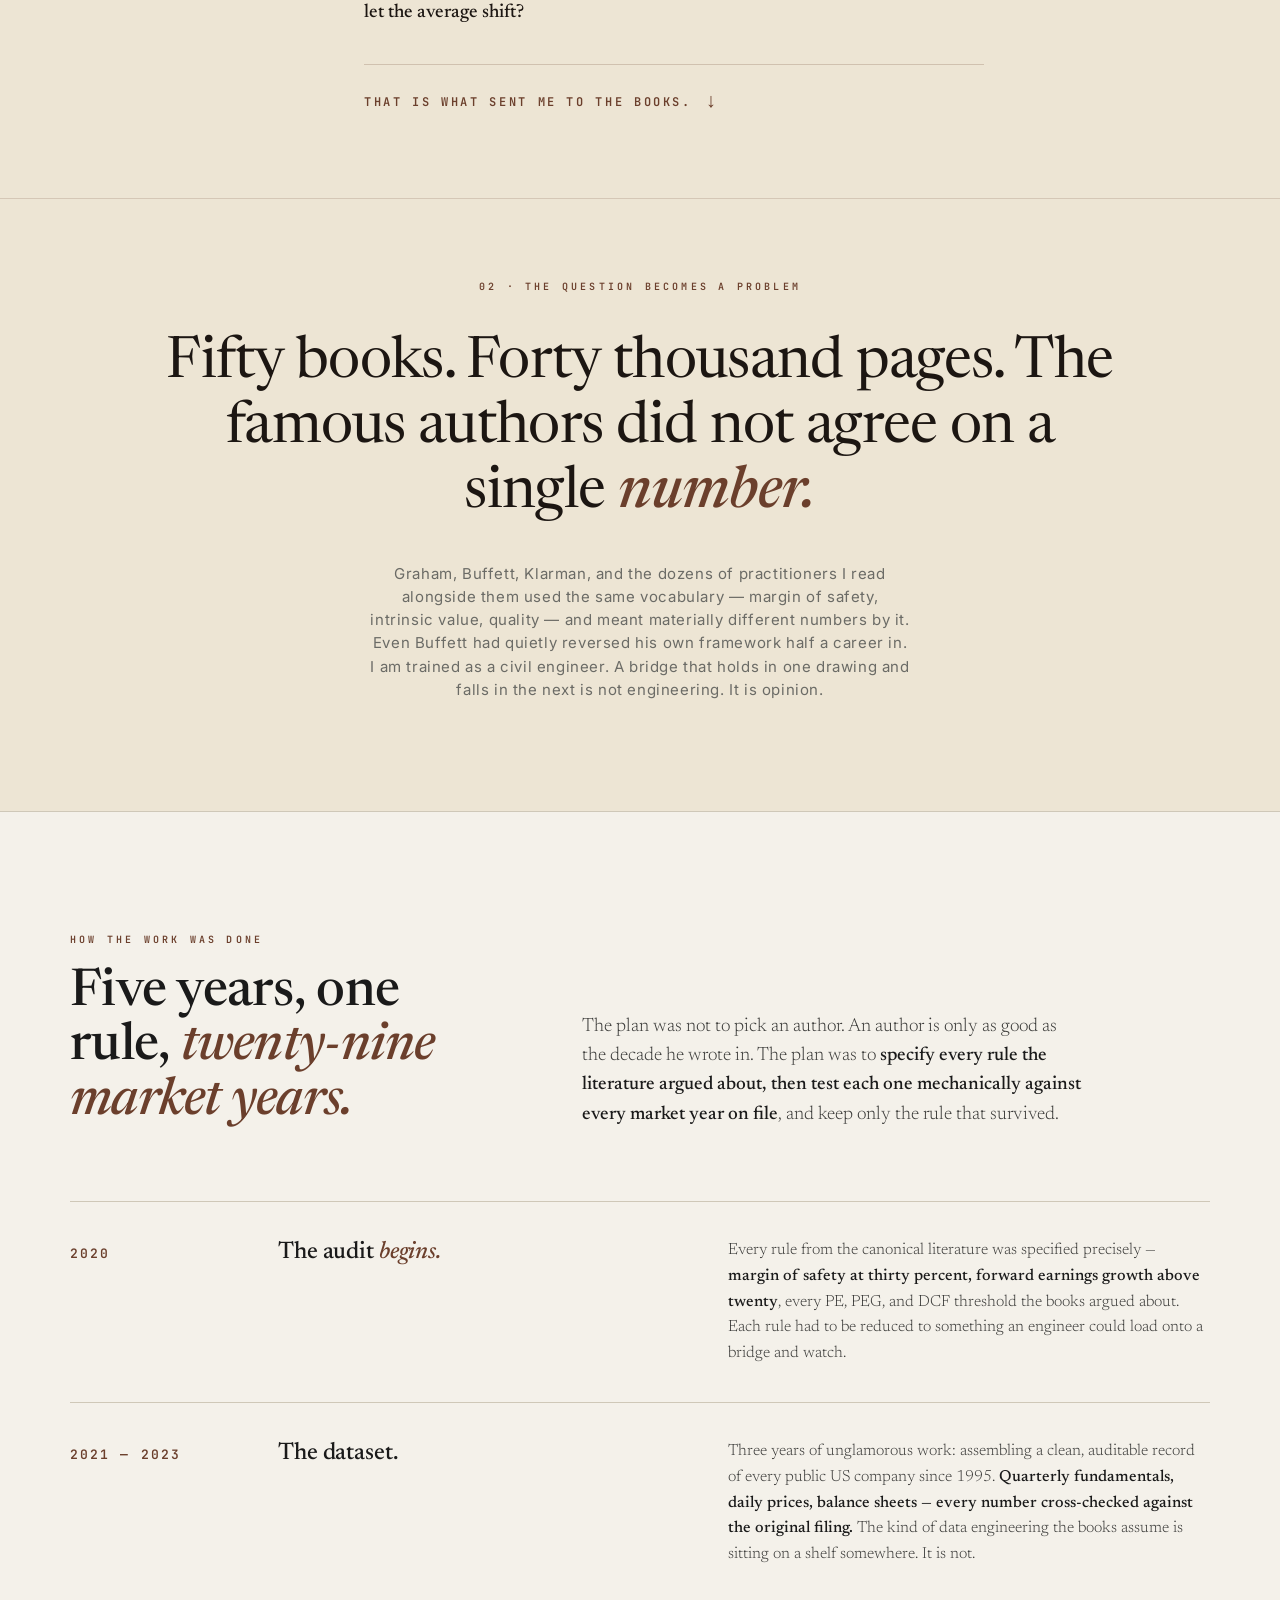
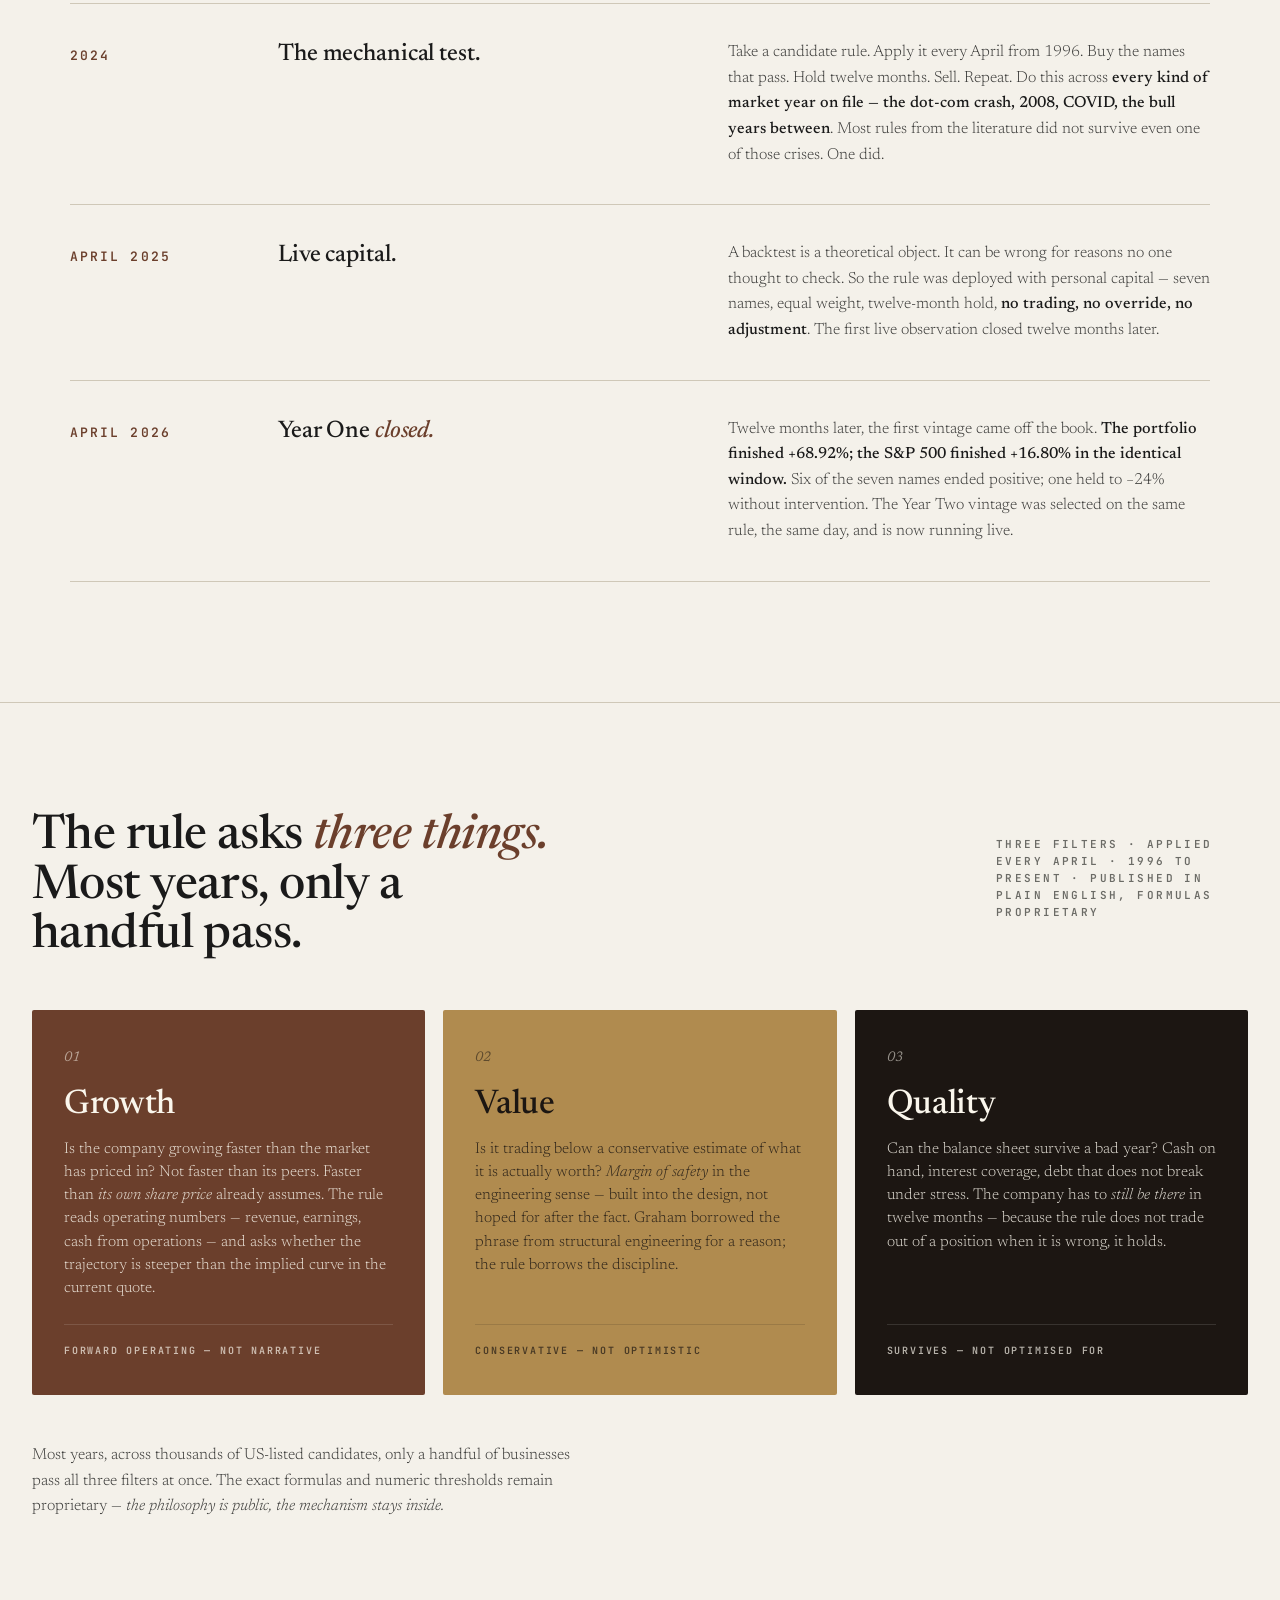
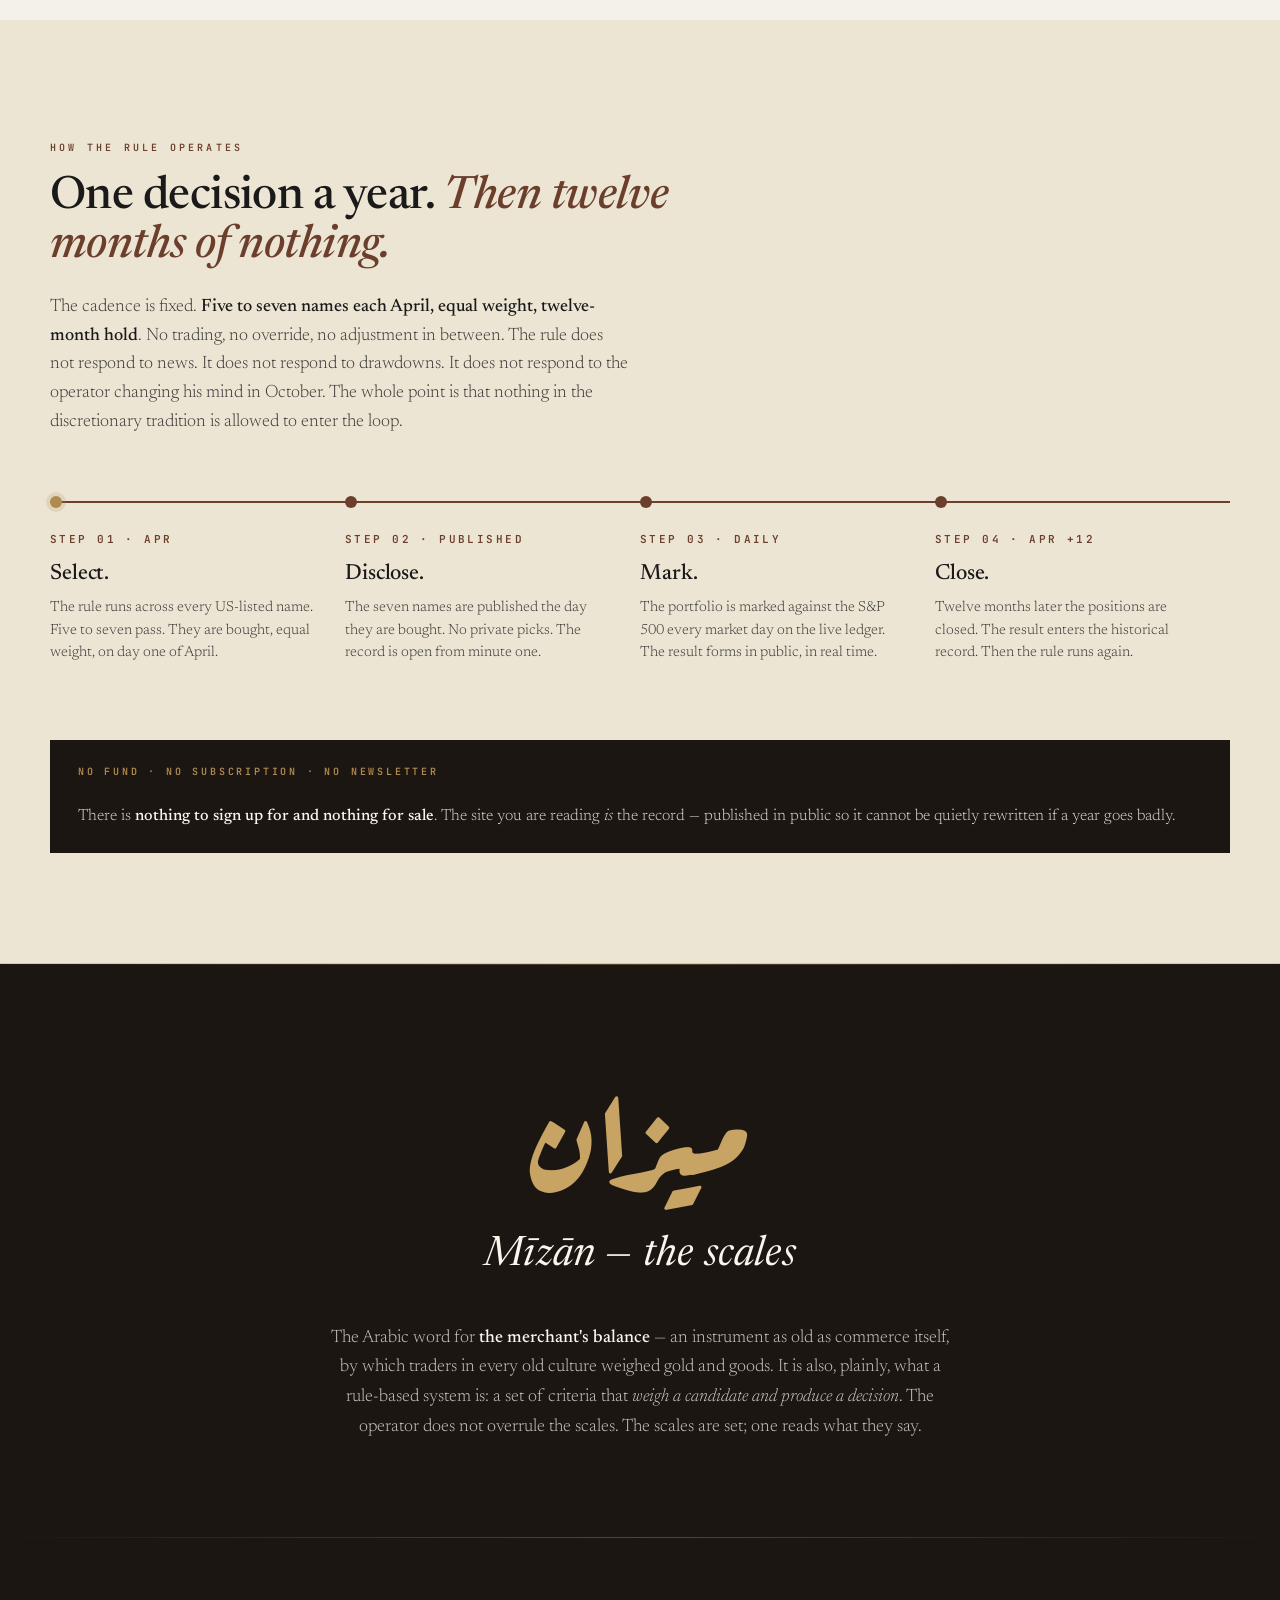
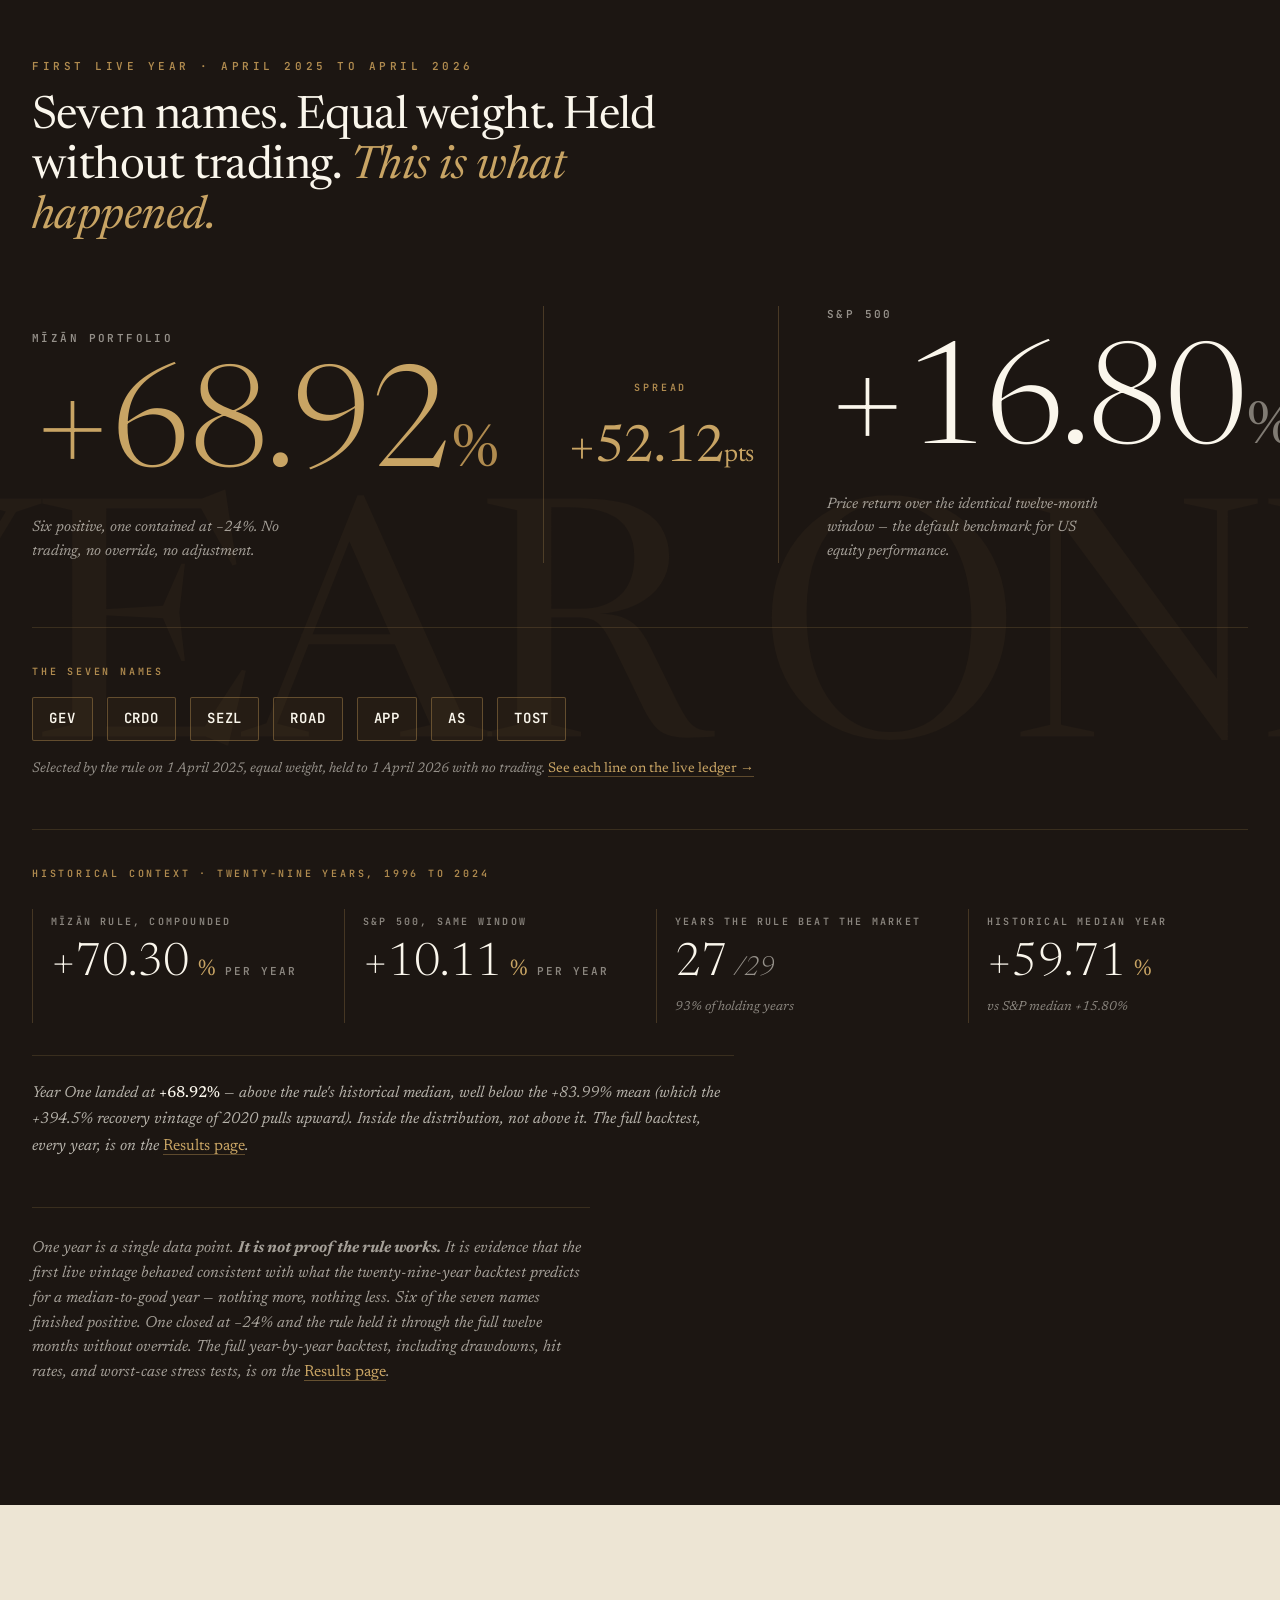
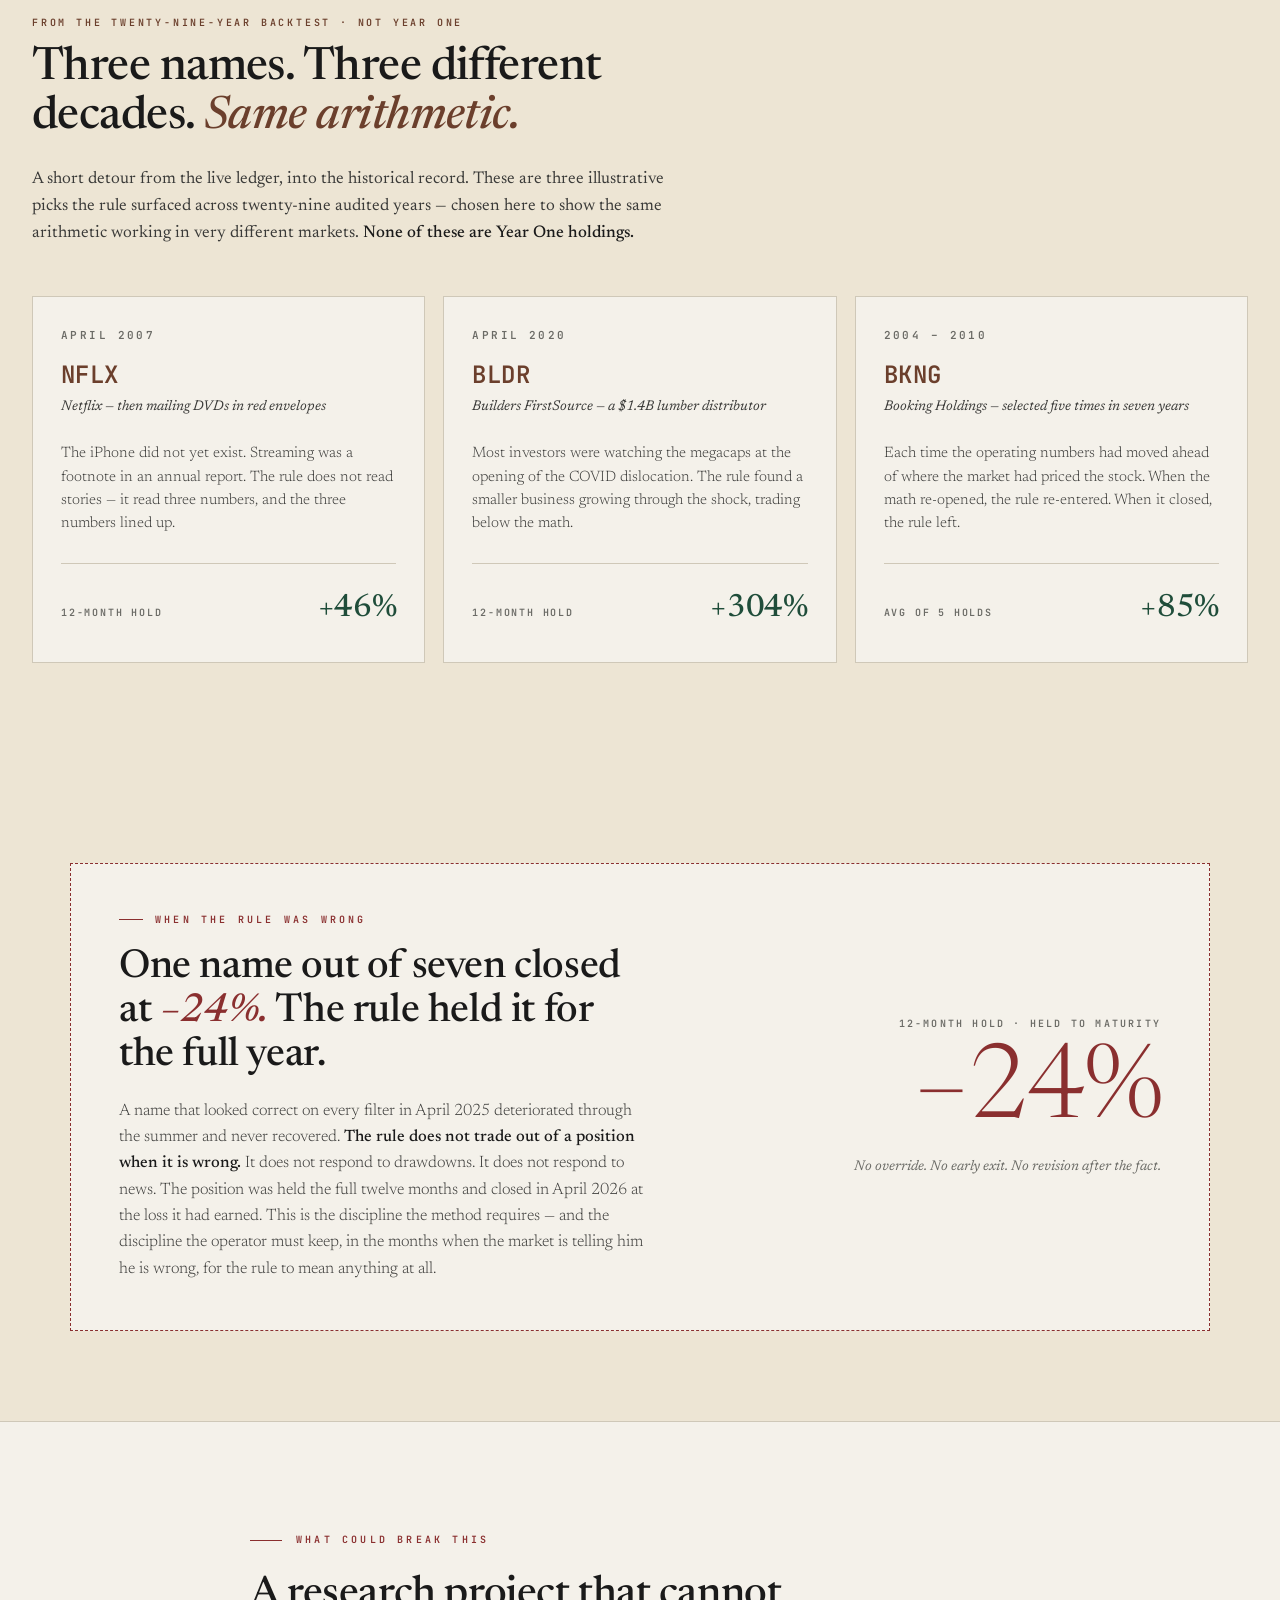
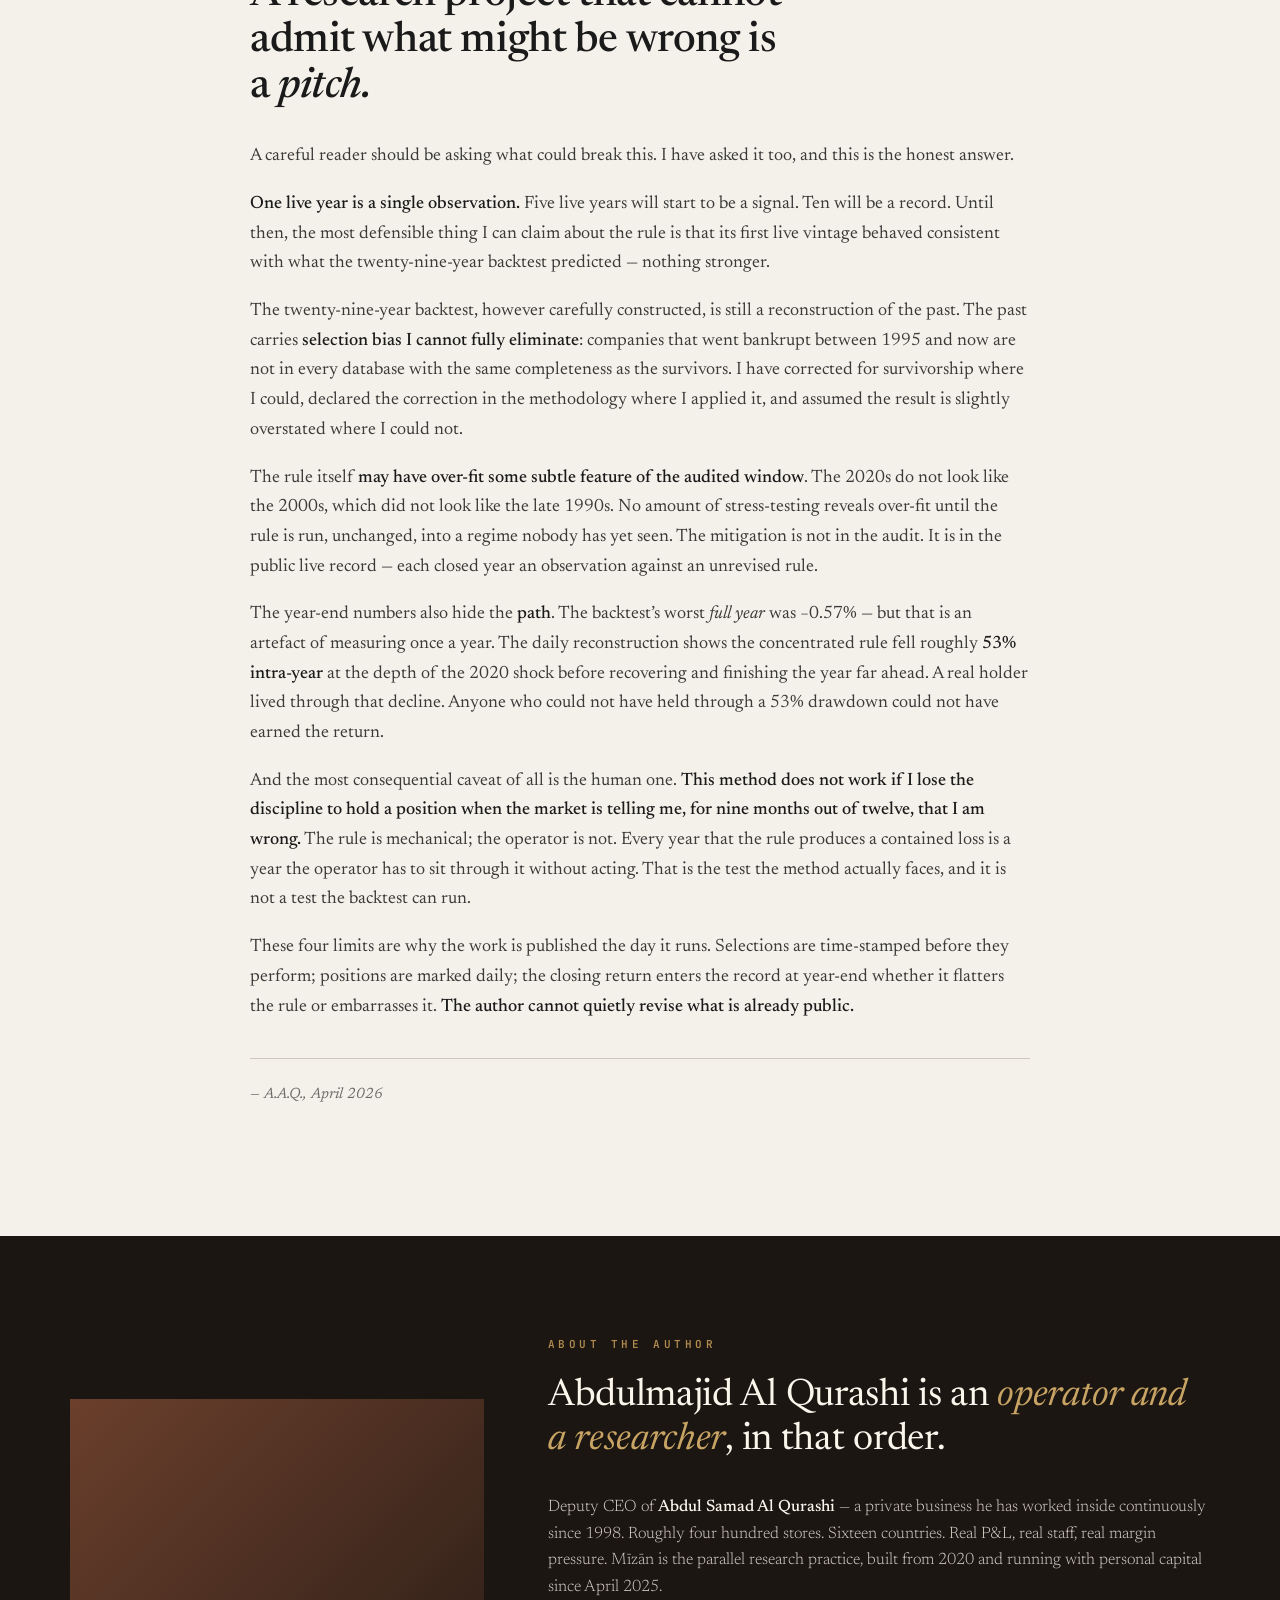
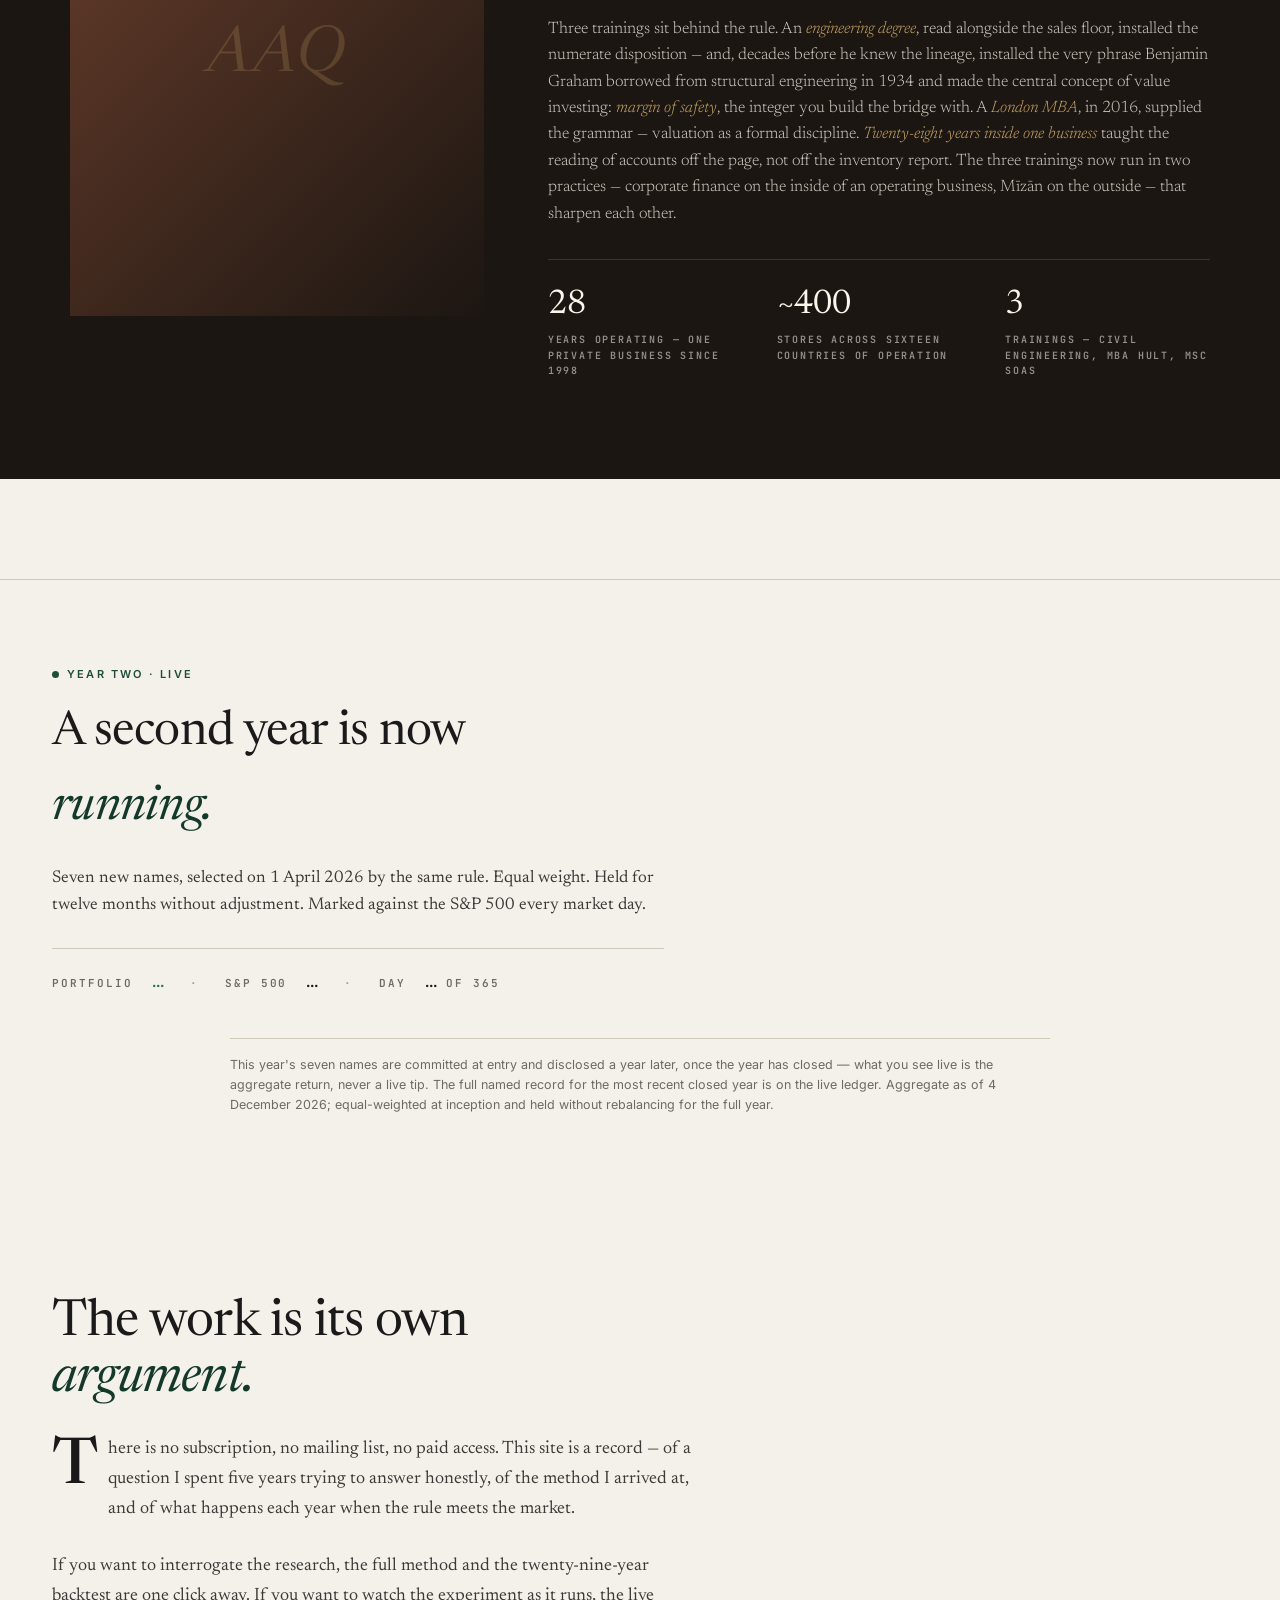
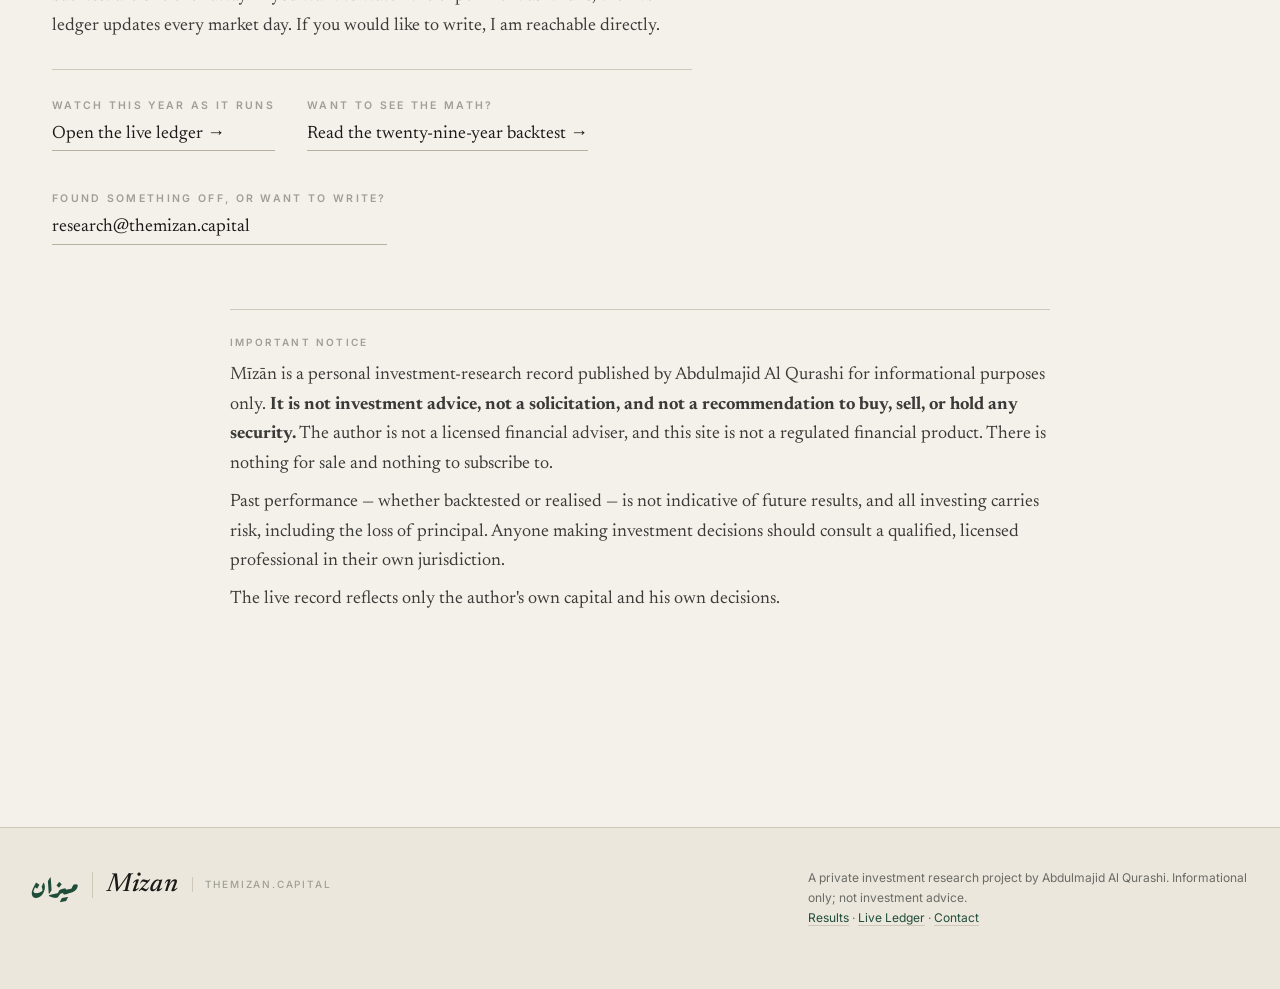
<file: story.html>
<!DOCTYPE html>
<html lang="en">
<head>
<meta charset="UTF-8">
<meta name="viewport" content="width=device-width, initial-scale=1.0">
<!-- Google Analytics 4 (consent-gated, IP-anonymized) -->
<script>
(function(){var GA_ID="G-Y0V6TDJKWX";function loadGA(){var s=document.createElement("script");s.async=true;s.src="https://www.googletagmanager.com/gtag/js?id="+GA_ID;document.head.appendChild(s);window.dataLayer=window.dataLayer||[];window.gtag=function(){dataLayer.push(arguments);};window.gtag("js",new Date());window.gtag("config",GA_ID,{anonymize_ip:true});}
try{var c=localStorage.getItem("mizan-analytics-consent");if(c==="granted"){loadGA();return;}if(c==="denied"){return;}}catch(e){}
document.addEventListener("DOMContentLoaded",function(){var bar=document.createElement("div");bar.setAttribute("role","dialog");bar.setAttribute("aria-label","Analytics consent");bar.style.cssText="position:fixed;left:0;right:0;bottom:0;z-index:9999;background:#1f4d3a;color:#f4f1ea;padding:14px 20px;font-family:Inter,-apple-system,BlinkMacSystemFont,sans-serif;font-size:13px;line-height:1.5;display:flex;gap:16px;align-items:center;justify-content:center;flex-wrap:wrap;box-shadow:0 -2px 14px rgba(0,0,0,.18)";var msg=document.createElement("span");msg.style.maxWidth="620px";msg.textContent="This site uses privacy-respecting analytics (Google Analytics, IP-anonymized) to understand visits. Nothing is sold.";var accept=document.createElement("button");accept.type="button";accept.textContent="Accept";accept.style.cssText="background:#f4f1ea;color:#14382a;border:0;padding:8px 20px;font-weight:600;cursor:pointer;font-size:13px";var decline=document.createElement("button");decline.type="button";decline.textContent="Decline";decline.style.cssText="background:transparent;color:#f4f1ea;border:1px solid rgba(244,241,234,.5);padding:8px 20px;font-weight:500;cursor:pointer;font-size:13px";accept.onclick=function(){try{localStorage.setItem("mizan-analytics-consent","granted");}catch(e){}bar.remove();loadGA();};decline.onclick=function(){try{localStorage.setItem("mizan-analytics-consent","denied");}catch(e){}bar.remove();};bar.appendChild(msg);bar.appendChild(accept);bar.appendChild(decline);document.body.appendChild(bar);});})();
</script>
<link rel="canonical" href="https://themizan.capital/story">
<meta property="og:type" content="article">
<meta property="og:site_name" content="Mīzān">
<meta property="og:title" content="Mīzān · Five years building. One year live. The math survived.">
<meta property="og:description" content="A rules-based public-equity strategy, tested across twenty-nine years of US market data and now running with personal capital. Year One: +68.92% vs +16.80% for the S&amp;P 500. By Abdulmajid Al Qurashi.">
<meta property="og:url" content="https://themizan.capital/story">
<meta property="og:image" content="https://themizan.capital/assets/og-cover.png">
<meta property="og:image:width" content="1200">
<meta property="og:image:height" content="630">
<meta name="twitter:card" content="summary_large_image">
<meta name="twitter:image" content="https://themizan.capital/assets/og-cover.png">
<meta property="og:locale" content="en_US">
<meta property="og:locale:alternate" content="ar_SA">
<link rel="icon" href="data:image/svg+xml,%3Csvg%20xmlns='http://www.w3.org/2000/svg'%20viewBox='0%200%2032%2032'%3E%3Crect%20width='32'%20height='32'%20rx='6'%20fill='%231f4d3a'/%3E%3Ctext%20x='16'%20y='23'%20font-size='20'%20text-anchor='middle'%20fill='%23f4f1ea'%20font-family='Georgia,serif'%3EM%3C/text%3E%3C/svg%3E">
<title>Mīzān · Five years building. One year live. The math survived.</title>
<meta name="description" content="A rules-based public-equity strategy, tested across twenty-nine years of US market data (1996–2024) and now running with personal capital. Year One: +68.92% vs +16.80% for the S&P 500. By Abdulmajid Al Qurashi.">
<style>
/* ==== inlined system.css ==== */
/* ============================================
   MIZAN — Shared design system
   Editorial / institutional aesthetic
   ============================================ */

@import url('https://fonts.googleapis.com/css2?family=Newsreader:ital,opsz,wght@0,6..72,300;0,6..72,400;0,6..72,500;0,6..72,600;0,6..72,700;1,6..72,400&family=Inter:wght@300;400;500;600;700&family=JetBrains+Mono:wght@400;500;600&display=swap');
@import url('https://fonts.googleapis.com/css2?family=Aref+Ruqaa:wght@400;700&family=Amiri:wght@400;700&family=Noto+Naskh+Arabic:wght@400;500;700&display=swap');


:root{
  /* Palette — paper & ink */
  --paper: #f4f1ea;           /* warm off-white, base surface */
  --paper-2: #ece7dc;          /* slightly deeper card */
  --paper-3: #e2dcce;          /* divider / subtle panel */
  --ink: #1a1a1a;              /* primary text */
  --ink-2: #3a3a38;            /* secondary text */
  --ink-3: #6b6b66;            /* tertiary / meta */
  --ink-4: #a09e96;            /* dim, hints */
  --rule: #cfc8b8;             /* hairlines */
  --rule-2: #b8b1a0;

  /* Single dignified accent — deep forest green */
  --accent: #1f4d3a;
  --accent-2: #2e6b52;
  --accent-ink: #14382a;
  --accent-wash: rgba(31,77,58,0.06);

  /* Neutral signal colors — muted */
  --pos: #2e6b52;
  --neg: #8a2f2f;
  --warn: #8a6a2f;

  /* Dark inversion for live ledger only */
  --ink-dark: #121210;
  --paper-dark: #ecebe5;

  /* Type */
  --serif: 'Newsreader', Georgia, 'Times New Roman', serif;
  --sans: 'Inter', -apple-system, BlinkMacSystemFont, 'Segoe UI', sans-serif;
  --mono: 'JetBrains Mono', 'SF Mono', Menlo, monospace;
}

*{margin:0;padding:0;box-sizing:border-box}
html{scroll-behavior:smooth}
body{
  background:var(--paper);
  color:var(--ink);
  font-family:var(--sans);
  font-size:16px;
  line-height:1.55;
  -webkit-font-smoothing:antialiased;
  text-rendering:optimizeLegibility;
}
::selection{background:var(--accent);color:var(--paper)}
a{color:inherit;text-decoration:none}

/* ==================== NAV ==================== */
.apx-nav{
  position:sticky;top:0;z-index:100;
  background:rgba(244,241,234,0.92);
  backdrop-filter:blur(12px);
  -webkit-backdrop-filter:blur(12px);
  border-bottom:1px solid var(--rule);
}
.apx-nav-inner{
  max-width:1240px;margin:0 auto;
  padding:18px 32px;
  display:flex;justify-content:space-between;align-items:baseline;
  gap:32px;
}




.apx-nav-links{display:flex;gap:4px;align-items:center}
.apx-nav-links a{white-space:nowrap;
  font-size:12.5px;font-weight:500;
  color:var(--ink-3);
  padding:8px 14px;
  transition:color .15s;
  letter-spacing:.01em;
}
.apx-nav-links a:hover{color:var(--ink)}
.apx-nav-links a.active{color:var(--accent);font-weight:600}


/* === brand mark lockup === */



@media(max-width:720px){}






@media(max-width:720px){}

/* ==================== TYPE ==================== */
.kicker{
  font-family:var(--sans);
  font-size:11px;font-weight:600;
  letter-spacing:.22em;
  text-transform:uppercase;
  color:var(--accent);
  display:inline-block;
}
.kicker::before{
  content:'';display:inline-block;
  width:18px;height:1px;
  background:var(--accent);
  vertical-align:middle;
  margin-right:10px;margin-bottom:3px;
}
.display{
  font-family:var(--serif);
  font-weight:400;
  font-size:clamp(40px,5.5vw,68px);
  line-height:1.05;
  letter-spacing:-.015em;
  color:var(--ink);
}
.display em{font-style:italic;color:var(--accent-ink)}
.display-sm{
  font-family:var(--serif);
  font-weight:400;
  font-size:clamp(28px,3.5vw,42px);
  line-height:1.15;
  letter-spacing:-.01em;
  color:var(--ink);
}
.display-sm em{font-style:italic;color:var(--accent-ink)}
.lede{
  font-family:var(--serif);
  font-size:clamp(19px,2vw,22px);
  line-height:1.55;
  color:var(--ink-2);
  font-weight:300;
  max-width:38em;
}
.section-label{
  font-family:var(--sans);
  font-size:10.5px;font-weight:600;
  letter-spacing:.25em;
  text-transform:uppercase;
  color:var(--ink-3);
  padding-bottom:10px;
  border-bottom:1px solid var(--rule);
  margin-bottom:28px;
  display:flex;justify-content:space-between;align-items:baseline;
}
.section-label .num{color:var(--ink-4);font-weight:500}

/* ==================== LAYOUT ==================== */
.container{max-width:1240px;margin:0 auto;padding:0 32px}
.measure{max-width:680px;margin:0 auto}
.measure-wide{max-width:820px;margin:0 auto}

.rule{height:1px;background:var(--rule);margin:0}
.rule-accent{height:1px;background:var(--accent);width:48px;margin:28px 0}

/* ==================== FOOTER ==================== */
.apx-foot{
  margin-top:120px;
  padding:40px 32px 60px;
  border-top:1px solid var(--rule);
  background:var(--paper-2);
}
.apx-foot-inner{
  max-width:1240px;margin:0 auto;
  display:flex;justify-content:space-between;align-items:flex-start;
  gap:40px;flex-wrap:wrap;
}


.apx-foot-meta{font-size:12px;color:var(--ink-3);line-height:1.7;max-width:440px}
.apx-foot-meta a{color:var(--accent);border-bottom:1px solid var(--rule)}

/* ==================== UTIL ==================== */
.mono{font-family:var(--mono)}
.serif{font-family:var(--serif)}
.pos{color:var(--pos)}
.neg{color:var(--neg)}
.dim{color:var(--ink-3)}
.dimmer{color:var(--ink-4)}
.accent{color:var(--accent)}

/* ==================== MOBILE ==================== */
@media(max-width:820px){
  .apx-nav-inner{padding:14px 20px;gap:16px;flex-wrap:wrap}
  .apx-nav-links a{padding:6px 10px;font-size:12px}
  .container{padding:0 20px}
  .apx-foot-inner{padding:0 20px}
}

/* ==== page styles ==== */
/* ========== STORY-SPECIFIC ========== */

/* HERO */
.story-hero{
  padding:96px 0 80px;
  border-bottom:1px solid var(--rule);
}
.story-hero-grid{
  display:grid;
  grid-template-columns:1fr 300px;
  gap:80px;
  align-items:end;
}
.story-hero .kicker{margin-bottom:28px}
.story-hero h1{
  font-family:var(--serif);
  font-weight:400;
  font-size:clamp(42px,6vw,78px);
  line-height:1.02;
  letter-spacing:-.02em;
  color:var(--ink);
  margin-bottom:36px;
  max-width:13ch;
}
.story-hero h1 em{font-style:italic;color:var(--accent-ink)}
.story-hero .lede{font-size:clamp(18px,1.6vw,21px);max-width:34em}
.story-hero-byline{
  text-align:left;
  padding-left:24px;
  border-left:1px solid var(--rule);
}
.byline-name{
  font-family:var(--serif);
  font-size:17px;
  color:var(--ink);
  font-weight:500;
  margin-bottom:6px;
  letter-spacing:-.005em;
}
.byline-title{
  font-size:12.5px;
  color:var(--ink-3);
  line-height:1.55;
}
.byline-title em{font-style:normal;color:var(--ink-2)}
.byline-meta{
  margin-top:18px;
  padding-top:14px;
  border-top:1px solid var(--rule);
  font-family:var(--mono);
  font-size:11px;
  color:var(--ink-4);
  letter-spacing:.02em;
}
.byline-meta div{padding:2px 0}

/* ESSAY */
.essay{
  padding:64px 0 40px;
}
.essay-col{
  max-width:640px;
  margin:0 auto;
}
.essay-col p{
  font-family:var(--serif);
  font-size:19px;
  line-height:1.65;
  color:var(--ink-2);
  margin-bottom:22px;
  font-weight:400;
}
.essay-col p:first-of-type::first-letter{
  font-family:var(--serif);
  font-size:64px;
  float:left;
  line-height:.85;
  padding:6px 10px 0 0;
  color:var(--ink);
  font-weight:500;
}
.essay-col p strong{color:var(--ink);font-weight:600}
.essay-col p em{font-style:italic;color:var(--accent-ink)}
.essay-col .pullquote{
  font-family:var(--serif);
  font-size:clamp(24px,2.6vw,30px);
  line-height:1.25;
  font-style:italic;
  color:var(--ink);
  border-top:1px solid var(--rule);
  border-bottom:1px solid var(--rule);
  padding:32px 0;
  margin:40px 0;
  max-width:none;
  text-indent:0;
}
.essay-col .pullquote::first-letter{font-size:inherit;float:none;padding:0}
.chapter-label{
  font-family:var(--sans);
  font-size:10.5px;
  font-weight:600;
  letter-spacing:.28em;
  text-transform:uppercase;
  color:var(--ink-3);
  margin:56px 0 20px;
  display:flex;align-items:baseline;gap:14px;
}
.chapter-label::before{
  content:'';flex:0 0 32px;height:1px;background:var(--rule-2);
}
.chapter-label .ch-num{color:var(--accent);font-family:var(--mono);font-weight:500}

/* FIGURES — data shown like a quiet newspaper chart */
.figure{
  margin:48px auto;
  max-width:820px;
}
.fig-label{
  font-size:10.5px;font-weight:600;
  letter-spacing:.22em;text-transform:uppercase;
  color:var(--ink-3);
  padding-bottom:10px;
  border-bottom:1px solid var(--rule);
  margin-bottom:24px;
  display:flex;justify-content:space-between;
}
.fig-label .num{font-family:var(--mono);color:var(--ink-4);font-weight:500;letter-spacing:.08em}
.fig-caption{
  font-size:12.5px;
  color:var(--ink-3);
  line-height:1.6;
  margin-top:20px;
  padding-top:16px;
  border-top:1px solid var(--rule);
  max-width:60em;
}

/* Two-number comparison (year 1) */
.compare-2{
  display:grid;
  grid-template-columns:1fr 1px 1fr;
  align-items:stretch;
  gap:0;
}
.compare-2 .c-div{background:var(--rule)}
.compare-col{padding:12px 32px}
.compare-col:first-child{padding-left:0}
.compare-col:last-child{padding-right:0}
.compare-col .c-label{
  font-size:10.5px;font-weight:600;
  letter-spacing:.22em;text-transform:uppercase;
  color:var(--ink-3);
  margin-bottom:14px;
}
.compare-col .c-num{
  font-family:var(--serif);
  font-weight:400;
  font-size:clamp(48px,7vw,88px);
  line-height:1;
  letter-spacing:-.02em;
  color:var(--ink);
}
.compare-col .c-num.mizan{color:var(--accent)}
.compare-col .c-num .suffix{font-size:.55em;color:var(--ink-3);margin-left:2px;letter-spacing:0}
.compare-col .c-sub{
  font-size:13px;color:var(--ink-3);
  margin-top:14px;line-height:1.55;
}

/* Backtest stat grid */
.stat-grid{
  display:grid;
  grid-template-columns:repeat(4,1fr);
  gap:0;
  border-top:1px solid var(--rule);
  border-bottom:1px solid var(--rule);
}
.stat-cell{
  padding:22px 20px;
  border-right:1px solid var(--rule);
}
.stat-cell:last-child{border-right:none}
.stat-cell .s-lbl{
  font-size:10px;font-weight:600;
  letter-spacing:.2em;text-transform:uppercase;
  color:var(--ink-3);
  margin-bottom:10px;
}
.stat-cell .s-val{
  font-family:var(--serif);
  font-weight:400;
  font-size:34px;
  color:var(--ink);
  line-height:1;
  letter-spacing:-.01em;
}
.stat-cell .s-val.accent{color:var(--accent)}
.stat-cell .s-sub{font-size:11.5px;color:var(--ink-4);margin-top:8px;line-height:1.5}

/* Operator lens section */
.operator-block{
  background:var(--paper-2);
  padding:72px 0;
  border-top:1px solid var(--rule);
  border-bottom:1px solid var(--rule);
  margin-top:80px;
}
.op-grid{
  display:grid;
  grid-template-columns:240px 1fr;
  gap:64px;
  align-items:start;
}
.op-portrait{
  width:100%;
  aspect-ratio:4/5;
  background:
    repeating-linear-gradient(45deg, transparent 0 6px, rgba(26,26,26,0.05) 6px 7px),
    var(--paper-3);
  position:relative;
  border:1px solid var(--rule);
}
.op-portrait::after{
  content:'portrait — to be replaced';
  position:absolute;bottom:10px;left:12px;right:12px;
  font-family:var(--mono);font-size:10px;
  color:var(--ink-4);letter-spacing:.05em;
  text-align:center;
}
.op-content h2{
  font-family:var(--serif);
  font-weight:400;
  font-size:clamp(28px,3.2vw,38px);
  line-height:1.15;
  letter-spacing:-.01em;
  color:var(--ink);
  margin-bottom:24px;
  max-width:22ch;
}
.op-content h2 em{font-style:italic;color:var(--accent-ink)}
.op-content p{
  font-family:var(--serif);
  font-size:18px;
  line-height:1.65;
  color:var(--ink-2);
  margin-bottom:18px;
  max-width:40em;
}
.op-content p strong{color:var(--ink);font-weight:600}
.op-meta{
  margin-top:28px;
  padding-top:20px;
  border-top:1px solid var(--rule);
  display:flex;gap:40px;flex-wrap:wrap;
}
.op-meta-item{font-size:12.5px;color:var(--ink-3);line-height:1.55}
.op-meta-item strong{display:block;font-family:var(--mono);color:var(--ink);font-size:17px;font-weight:500;margin-bottom:4px;letter-spacing:-.01em}

/* The three filters */
.filters-grid{
  display:grid;
  grid-template-columns:repeat(3,1fr);
  gap:0;
  border-top:1px solid var(--rule);
}
.filter-cell{
  padding:32px 28px 36px;
  border-right:1px solid var(--rule);
}
.filter-cell:last-child{border-right:none}
.filter-cell .f-num{
  font-family:var(--mono);
  font-size:12px;
  letter-spacing:.1em;
  color:var(--accent);
  margin-bottom:16px;
  font-weight:500;
}
.filter-cell .f-head{
  font-family:var(--serif);
  font-size:24px;
  font-weight:400;
  color:var(--ink);
  margin-bottom:10px;
  letter-spacing:-.005em;
}
.filter-cell .f-body{
  font-size:14px;
  color:var(--ink-3);
  line-height:1.65;
}
.filter-cell .f-body strong{color:var(--ink-2);font-weight:600}

/* Foundational picks — editorial card rows */
.finds-list{
  border-top:1px solid var(--rule);
}
.find-row{
  display:grid;
  grid-template-columns:100px 1fr 140px 120px;
  gap:28px;
  padding:22px 0;
  border-bottom:1px solid var(--rule);
  align-items:baseline;
}
.find-row .fr-year{
  font-family:var(--mono);
  font-size:12px;
  color:var(--ink-3);
  letter-spacing:.05em;
}
.find-row .fr-body .ticker{
  font-family:var(--mono);font-weight:600;
  color:var(--ink);font-size:15px;
  letter-spacing:.02em;
}
.find-row .fr-body .name{
  font-family:var(--serif);
  font-size:17px;
  color:var(--ink);
  margin-left:14px;
}
.find-row .fr-body .desc{
  display:block;
  font-size:13.5px;color:var(--ink-3);
  line-height:1.55;margin-top:6px;max-width:60ch;
}
.find-row .fr-rate{
  font-family:var(--mono);
  font-size:11px;
  color:var(--ink-4);
  letter-spacing:.05em;
  text-align:right;
}
.find-row .fr-return{
  font-family:var(--serif);
  font-size:22px;
  color:var(--accent);
  text-align:right;
  letter-spacing:-.01em;
}

/* Live band */
.live-band{
  margin-top:100px;
  padding:80px 0;
  border-top:1px solid var(--rule);
}
.live-top{
  display:flex;justify-content:space-between;align-items:baseline;
  flex-wrap:wrap;gap:20px;margin-bottom:40px;
}
.live-badge{
  display:inline-flex;align-items:center;gap:8px;
  font-size:11px;font-weight:600;
  letter-spacing:.2em;text-transform:uppercase;
  color:var(--accent);
}
.live-dot{
  width:7px;height:7px;border-radius:50%;
  background:var(--accent);
  animation:mizan-pulse 2s infinite;
}
@keyframes mizan-pulse{0%,100%{opacity:1}50%{opacity:.35}}
.live-band h2{
  font-family:var(--serif);
  font-weight:400;
  font-size:clamp(30px,4vw,48px);
  letter-spacing:-.015em;
  margin:12px 0 20px;
  max-width:18ch;
}
.live-band h2 em{font-style:italic;color:var(--accent-ink)}
.live-band .live-note{
  font-family:var(--serif);
  font-size:17px;
  color:var(--ink-2);
  max-width:36em;
  line-height:1.6;
}
.live-grid{
  display:grid;
  grid-template-columns:repeat(7,1fr);
  gap:0;
  border-top:1px solid var(--rule);
  border-bottom:1px solid var(--rule);
  margin-top:40px;
}
.live-cell{
  padding:24px 16px;
  border-right:1px solid var(--rule);
  text-align:center;
}
.live-cell:last-child{border-right:none}
.live-cell .lt{
  font-family:var(--mono);
  font-size:13px;font-weight:600;
  letter-spacing:.04em;
  color:var(--ink);
  margin-bottom:10px;
}
.live-cell .lr{
  font-family:var(--serif);
  font-size:22px;
  letter-spacing:-.01em;
}
.live-cell .lr.p{color:var(--pos)}
.live-cell .lr.n{color:var(--neg)}

/* Contact / close */
.close-band{
  padding:100px 0 60px;
  text-align:left;
}
.close-band h2{
  font-family:var(--serif);
  font-weight:400;
  font-size:clamp(32px,4vw,52px);
  line-height:1.1;
  letter-spacing:-.015em;
  max-width:16ch;
  margin-bottom:28px;
}
.close-band h2 em{font-style:italic;color:var(--accent-ink)}
.close-band p{
  font-family:var(--serif);
  font-size:18px;
  color:var(--ink-2);
  line-height:1.65;
  max-width:36em;
  margin-bottom:28px;
}
.close-links{
  display:flex;gap:32px;flex-wrap:wrap;
  padding-top:24px;border-top:1px solid var(--rule);
  font-size:13px;
}
.close-link{
  display:flex;flex-direction:column;
  padding:4px 0;
}
.close-link .cl-lbl{
  font-size:10.5px;font-weight:600;
  letter-spacing:.22em;text-transform:uppercase;
  color:var(--ink-4);
  margin-bottom:6px;
}
.close-link .cl-val{
  font-family:var(--serif);
  font-size:18px;color:var(--ink);
  border-bottom:1px solid var(--rule-2);
  padding-bottom:2px;
  transition:border-color .15s,color .15s;
}
.close-link:hover .cl-val{color:var(--accent);border-color:var(--accent)}

/* Disclaimer */
.disclaimer-block{
  max-width:820px;margin:60px auto 0;
  padding:24px 0;
  border-top:1px solid var(--rule);
  font-size:11.5px;
  color:var(--ink-3);
  line-height:1.75;
}
.disclaimer-block h4{
  font-size:10px;font-weight:600;
  letter-spacing:.22em;text-transform:uppercase;
  color:var(--ink-4);
  margin-bottom:10px;
}
.disclaimer-block p{margin-bottom:8px;max-width:62em}
.disclaimer-block strong{color:var(--ink-2)}

/* ========== MOBILE ========== */
@media(max-width:820px){
  .story-hero{padding:56px 0 44px}
  .story-hero-grid{grid-template-columns:1fr;gap:36px}
  .story-hero-byline{padding-left:0;border-left:none;padding-top:20px;border-top:1px solid var(--rule)}
  .compare-2{grid-template-columns:1fr;gap:0}
  .compare-2 .c-div{display:none}
  .compare-col{padding:20px 0;border-bottom:1px solid var(--rule)}
  .compare-col:last-child{border-bottom:none}
  .stat-grid{grid-template-columns:1fr 1fr}
  .stat-cell:nth-child(2){border-right:none}
  .stat-cell:nth-child(1),.stat-cell:nth-child(2){border-bottom:1px solid var(--rule)}
  .op-grid{grid-template-columns:1fr;gap:28px}
  .op-portrait{max-width:200px;aspect-ratio:4/5}
  .filters-grid{grid-template-columns:1fr}
  .filter-cell{border-right:none;border-bottom:1px solid var(--rule)}
  .filter-cell:last-child{border-bottom:none}
  .find-row{grid-template-columns:1fr;gap:6px}
  .find-row .fr-year{order:-1;font-size:11px}
  .find-row .fr-rate,.find-row .fr-return{text-align:left}
  .live-grid{grid-template-columns:repeat(2,1fr)}
  .live-cell{border-right:1px solid var(--rule);border-bottom:1px solid var(--rule)}
  .live-cell:nth-child(2n){border-right:none}
  .essay-col p{font-size:17px}
}
/* Inline prose links */
.essay-col a.in{
  color:var(--accent);
  border-bottom:1px solid var(--rule-2);
  padding-bottom:1px;
  transition:border-color .15s;
}
.essay-col a.in:hover{border-color:var(--accent)}

/* Live summary line */
.live-summary{
  margin-top:28px;padding:18px 0 0;
  border-top:1px solid var(--rule);
  display:flex;align-items:baseline;gap:22px;flex-wrap:wrap;
  font-family:var(--mono);font-size:11px;font-weight:600;
  color:var(--ink-3);letter-spacing:.18em;text-transform:uppercase;
}
.live-summary .ls-val{
  font-family:var(--serif);color:var(--ink);
  font-size:20px;font-weight:400;
  margin-left:10px;letter-spacing:-.01em;
  text-transform:none;
}
.live-summary .ls-val.pos{color:var(--pos)}
.live-summary .ls-val.neg{color:var(--neg)}
.live-summary .ls-sep{color:var(--ink-4);padding:0 4px}
@media(max-width:620px){
  .live-summary{gap:10px 14px}
  .live-summary .ls-sep{display:none}
}

.apx-brand{display:flex;align-items:center;gap:14px}
.apx-brand-ar{font-family:'Aref Ruqaa','Amiri','Noto Naskh Arabic',serif;font-weight:700;font-size:30px;color:#1f4d3a;line-height:1;unicode-bidi:isolate;display:inline-block;padding-bottom:4px}
.apx-brand-latin{font-family:'Newsreader',Georgia,serif;font-style:italic;font-weight:500;font-size:26px;color:#1a1a1a;line-height:1;letter-spacing:.005em;padding-left:14px;border-left:1px solid #cfc8b8}
.apx-brand-meta{font-family:'Inter',sans-serif;font-size:10px;font-weight:500;letter-spacing:.18em;text-transform:uppercase;color:#a09e96;padding-left:12px;border-left:1px solid #cfc8b8}
@media(max-width:720px){.apx-brand-meta,.apx-brand-latin{display:none}}
.apx-foot-brand{display:flex;align-items:center;gap:14px}

/* ============================================================
   STORY-C — visual-first redesign
   Warmer palette · big numbers · cards · less prose
   ============================================================ */
:root{
  --oud:        #6b3f2c;     /* deep warm brown — luxury context */
  --oud-2:      #8b5a3e;
  --brass:      #b08b4f;     /* warm gold accent */
  --brass-2:    #c8a464;
  --paper-warm: #ede5d4;     /* a touch warmer than --paper-2 */
  --ink-warm:   #1c1612;     /* warm near-black */
  --jasmine:    #faf6ec;     /* very pale warm white */
}

/* HERO — number-led, full-bleed warm background */
.scc-hero{
  background:linear-gradient(180deg,#1c1612 0%,#241a14 100%);
  color:var(--jasmine);
  padding:0;
  border-bottom:none;
}
.scc-hero-inner{
  max-width:1240px;margin:0 auto;
  padding:96px 32px 110px;
  display:grid;grid-template-columns:1.1fr 1fr;gap:80px;align-items:end;
}
.scc-hero-tag{
  font-family:var(--mono);
  font-size:11px;font-weight:600;
  letter-spacing:.32em;
  text-transform:uppercase;
  color:var(--brass);
  display:flex;gap:18px;align-items:center;margin-bottom:36px;
}
.scc-hero-tag::before{content:'';width:36px;height:1px;background:var(--brass)}
.scc-hero-h1{
  font-family:var(--serif);
  font-size:clamp(48px,7vw,96px);
  font-weight:400;line-height:.98;
  letter-spacing:-.025em;
  color:var(--jasmine);
  margin-bottom:32px;
}
.scc-hero-h1 em{
  font-style:italic;
  font-weight:500;
  color:var(--brass-2);
}
.scc-hero-dek{
  font-family:var(--serif);
  font-size:19px;font-weight:300;line-height:1.55;
  color:rgba(250,246,236,0.82);
  max-width:50ch;
  margin:0 0 22px 0;
}
.scc-hero-dek strong{color:var(--jasmine);font-weight:500}
.scc-hero-sig{
  font-family:var(--serif);
  font-size:17px;font-weight:300;font-style:italic;
  color:rgba(250,246,236,0.62);
  max-width:46ch;
  padding-top:18px;
  border-top:1px solid rgba(176,139,79,0.28);
}
.scc-hero-sig strong{color:var(--jasmine);font-weight:500;font-style:normal}
.scc-hero-num{
  text-align:right;
}
.scc-hero-num .nl{
  font-family:var(--mono);font-size:11px;font-weight:600;
  letter-spacing:.22em;text-transform:uppercase;
  color:var(--brass);margin-bottom:14px;display:block;
}
.scc-hero-num .nv{
  font-family:var(--serif);
  font-size:clamp(80px,12vw,168px);
  font-weight:300;line-height:.9;
  letter-spacing:-.04em;
  color:var(--jasmine);
  display:block;
}
.scc-hero-num .nv .pct{font-size:.5em;vertical-align:.4em;color:var(--brass-2);font-weight:400}
.scc-hero-num .nb{
  margin-top:18px;
  font-family:var(--serif);font-size:17px;font-style:italic;
  color:rgba(250,246,236,0.6);
}
.scc-hero-num .nb .bv{color:var(--jasmine);font-style:normal;font-weight:500;margin-left:6px}
@media(max-width:880px){
  .scc-hero-inner{grid-template-columns:1fr;gap:48px;padding:64px 28px 80px}
  .scc-hero-num{text-align:left}
}

/* ORIGIN — first question, paired with WHY as 01 / 02 */
.scc-origin{
  background:var(--paper-warm);
  padding:120px 32px 80px;
}
.scc-origin-inner{
  max-width:1080px;margin:0 auto;
  display:grid;grid-template-columns:200px 1fr;gap:64px;
  align-items:start;
}
.scc-origin-mark{
  position:sticky;top:32px;
  border-left:1px solid rgba(107,63,44,0.32);
  padding:6px 0 6px 22px;
}
.scc-origin-mark .om-num{
  display:block;
  font-family:var(--serif);font-size:54px;font-weight:300;font-style:italic;
  letter-spacing:-.02em;color:var(--oud);line-height:1;
}
.scc-origin-mark .om-lbl{
  display:block;margin-top:14px;
  font-family:var(--mono);font-size:10px;font-weight:600;
  letter-spacing:.32em;text-transform:uppercase;
  color:var(--oud);
}
.scc-origin-body{max-width:62ch}
.scc-origin-h2{
  font-family:var(--serif);
  font-size:clamp(34px,4.4vw,54px);
  font-weight:500;line-height:1.06;letter-spacing:-.012em;
  color:var(--ink-warm);
  margin:0 0 36px 0;
}
.scc-origin-h2 em{color:var(--oud);font-style:italic;font-weight:500}
.scc-origin-p{
  font-family:var(--serif);
  font-size:19px;line-height:1.65;font-weight:300;
  color:var(--ink-2);
  margin:0 0 22px 0;
}
.scc-origin-p em{color:var(--oud);font-style:italic}
.scc-origin-p strong{color:var(--ink-warm);font-weight:500}
.scc-origin-bridge{
  margin-top:36px;padding-top:22px;
  border-top:1px solid rgba(107,63,44,0.22);
  font-family:var(--mono);font-size:12px;font-weight:600;
  letter-spacing:.22em;text-transform:uppercase;
  color:var(--oud);
  display:flex;align-items:center;gap:14px;
}
.scc-origin-bridge .ob-arrow{font-family:var(--serif);font-size:20px;font-weight:400;letter-spacing:0;color:var(--oud)}
@media(max-width:820px){
  .scc-origin{padding:80px 28px 60px}
  .scc-origin-inner{grid-template-columns:1fr;gap:32px}
  .scc-origin-mark{position:static;padding:0 0 12px 0;border-left:none;border-bottom:1px solid rgba(107,63,44,0.32)}
  .scc-origin-mark .om-num{font-size:42px;display:inline-block;margin-right:18px}
  .scc-origin-mark .om-lbl{display:inline-block;vertical-align:middle;margin-top:0}
  .scc-origin-h2{font-size:32px}
  .scc-origin-p{font-size:17px}
}

/* WHY — single big quote on warm paper, paired with ORIGIN as 02 */
.scc-why{
  background:var(--paper-warm);
  padding:80px 32px 110px;
  border-bottom:1px solid var(--rule);
  border-top:1px solid rgba(107,63,44,0.18);
}
.scc-why-inner{
  max-width:980px;margin:0 auto;text-align:center;
}
.scc-why-kicker{
  font-family:var(--mono);font-size:10px;font-weight:600;
  letter-spacing:.32em;text-transform:uppercase;
  color:var(--oud);margin-bottom:36px;
}
.scc-why-q{
  font-family:var(--serif);
  font-size:clamp(34px,4.6vw,58px);
  font-weight:400;line-height:1.12;
  letter-spacing:-.012em;
  color:var(--ink-warm);
}
.scc-why-q em{color:var(--oud);font-style:italic;font-weight:500}
.scc-why-cap{
  margin-top:36px;
  font-family:var(--sans);font-size:15px;
  color:var(--ink-3);
  letter-spacing:.04em;
  max-width:60ch;margin-left:auto;margin-right:auto;
}

/* RULE — three big cards with color */
.scc-rule{
  background:var(--paper);
  padding:110px 32px 100px;
}
.scc-rule-inner{max-width:1240px;margin:0 auto}
.scc-rule-head{display:flex;align-items:baseline;justify-content:space-between;margin-bottom:48px;flex-wrap:wrap;gap:24px}
.scc-rule-head h2{
  font-family:var(--serif);
  font-size:clamp(32px,4vw,48px);
  font-weight:500;line-height:1.04;letter-spacing:-.012em;
  color:var(--ink);
  max-width:18ch;
}
.scc-rule-head h2 em{color:var(--oud);font-style:italic}
.scc-rule-head .rh-meta{
  font-family:var(--mono);font-size:11px;font-weight:600;
  letter-spacing:.22em;text-transform:uppercase;color:var(--ink-3);
  max-width:36ch;
}
.scc-rule-grid{
  display:grid;grid-template-columns:repeat(3,1fr);gap:18px;
}
.scc-card{
  padding:38px 32px 36px;
  border-radius:2px;
  position:relative;
  display:flex;flex-direction:column;justify-content:space-between;
  min-height:300px;
}
.scc-card.c1{background:var(--oud);color:var(--jasmine)}
.scc-card.c2{background:var(--brass);color:var(--ink-warm)}
.scc-card.c3{background:var(--ink-warm);color:var(--jasmine)}
.scc-card .cc-num{
  font-family:var(--serif);font-size:14px;
  font-style:italic;font-weight:400;
  opacity:.55;
  margin-bottom:18px;
}
.scc-card .cc-h{
  font-family:var(--serif);
  font-size:34px;font-weight:500;line-height:1.05;
  letter-spacing:-.01em;
  margin-bottom:14px;
}
.scc-card .cc-p{
  font-family:var(--serif);
  font-size:15.5px;font-weight:300;line-height:1.5;
  opacity:.86;
  flex:1;
}
.scc-card .cc-foot{
  margin-top:24px;padding-top:18px;
  border-top:1px solid currentColor;border-color:rgba(255,255,255,0.18);
  font-family:var(--mono);font-size:10px;font-weight:600;
  letter-spacing:.18em;text-transform:uppercase;
  opacity:.7;
}
.scc-card.c2 .cc-foot{border-color:rgba(28,22,18,0.2)}
@media(max-width:820px){
  .scc-rule-grid{grid-template-columns:1fr;gap:12px}
  .scc-card{min-height:240px}
}

/* SCOREBOARD — Year One result, two giant numbers + spread */
.scc-board{
  background:var(--ink-warm);color:var(--jasmine);
  padding:120px 32px;
  position:relative;overflow:hidden;
}
.scc-board::before{
  content:'YEAR ONE';position:absolute;left:50%;top:46%;
  transform:translate(-50%,-50%);
  font-family:var(--serif);font-size:clamp(180px,26vw,360px);
  font-weight:400;letter-spacing:-.03em;
  color:rgba(176,139,79,0.05);
  pointer-events:none;line-height:1;white-space:nowrap;
}
.scc-board-inner{max-width:1240px;margin:0 auto;position:relative;z-index:1}
.scc-board-kicker{
  font-family:var(--mono);font-size:11px;font-weight:600;
  letter-spacing:.32em;text-transform:uppercase;
  color:var(--brass);margin-bottom:18px;
}
.scc-board-h2{
  font-family:var(--serif);font-size:clamp(32px,4vw,46px);
  font-weight:400;line-height:1.08;letter-spacing:-.012em;
  color:var(--jasmine);max-width:24ch;margin-bottom:64px;
}
.scc-board-h2 em{color:var(--brass-2);font-style:italic}
.scc-board-grid{
  display:grid;grid-template-columns:1fr auto 1fr;gap:48px;align-items:end;
}
.scc-bcell .bc-lbl{
  font-family:var(--mono);font-size:11px;font-weight:600;
  letter-spacing:.22em;text-transform:uppercase;
  color:rgba(250,246,236,0.55);margin-bottom:22px;
}
.scc-bcell .bc-num{
  font-family:var(--serif);
  font-size:clamp(72px,11vw,156px);
  font-weight:300;line-height:.92;
  letter-spacing:-.035em;
  color:var(--jasmine);
}
.scc-bcell.bc-mizan .bc-num{color:var(--brass-2)}
.scc-bcell .bc-num .pct{font-size:.42em;font-weight:400;color:rgba(250,246,236,0.45);margin-left:4px}
.scc-bcell.bc-mizan .bc-num .pct{color:var(--brass)}
.scc-bcell .bc-sub{
  margin-top:18px;
  font-family:var(--serif);font-size:15px;font-style:italic;
  color:rgba(250,246,236,0.62);
  max-width:32ch;
}
.scc-bspread{
  text-align:center;padding:0 24px;
  border-left:1px solid rgba(176,139,79,0.3);
  border-right:1px solid rgba(176,139,79,0.3);
  align-self:stretch;display:flex;flex-direction:column;justify-content:center;
}
.scc-bspread .bs-lbl{
  font-family:var(--mono);font-size:10px;font-weight:600;
  letter-spacing:.28em;text-transform:uppercase;color:var(--brass);margin-bottom:14px;
}
.scc-bspread .bs-num{
  font-family:var(--serif);font-size:clamp(32px,4vw,52px);font-weight:400;
  color:var(--brass-2);letter-spacing:-.01em;
}
.scc-board-cap{
  margin-top:48px;padding-top:28px;
  border-top:1px solid rgba(176,139,79,0.2);
  font-family:var(--serif);font-size:16px;font-style:italic;
  color:rgba(250,246,236,0.62);
  max-width:62ch;
}
.scc-board-cap a{color:var(--brass-2);border-bottom:1px solid rgba(176,139,79,0.5);font-style:normal}
.scc-board-roster{
  margin-top:64px;padding-top:36px;
  border-top:1px solid rgba(176,139,79,0.2);
}
.scc-board-roster .brl-k{
  font-family:var(--mono);font-size:10px;font-weight:600;
  letter-spacing:.28em;text-transform:uppercase;
  color:var(--brass);margin-bottom:18px;
}
.scc-board-roster .brl-list{
  list-style:none;padding:0;margin:0 0 18px 0;
  display:flex;flex-wrap:wrap;gap:10px 14px;
}
.scc-board-roster .brl-list li{
  font-family:var(--mono);font-size:14px;font-weight:600;
  letter-spacing:.06em;
  color:var(--jasmine);
  padding:10px 16px;
  border:1px solid rgba(176,139,79,0.45);
  background:rgba(176,139,79,0.06);
  border-radius:2px;
}
.scc-board-roster .brl-cap{
  font-family:var(--serif);font-size:14px;font-style:italic;
  color:rgba(250,246,236,0.55);
  margin:0;
}
.scc-board-roster .brl-cap a{
  color:var(--brass-2);
  font-style:normal;
  border-bottom:1px solid rgba(176,139,79,0.45);
}
.scc-board-context{
  margin-top:48px;padding-top:36px;
  border-top:1px solid rgba(176,139,79,0.2);
}
.scc-board-context .bctx-k{
  font-family:var(--mono);font-size:10px;font-weight:600;
  letter-spacing:.28em;text-transform:uppercase;
  color:var(--brass);margin-bottom:28px;
}
.scc-board-context .bctx-grid{
  display:grid;grid-template-columns:repeat(4,1fr);
  gap:32px;
  margin-bottom:32px;
}
.scc-board-context .bctx-cell{
  display:flex;flex-direction:column;
  border-left:1px solid rgba(176,139,79,0.28);
  padding:6px 0 6px 18px;
  min-height:110px;
}
.scc-board-context .bcx-l{
  font-family:var(--mono);font-size:10px;font-weight:600;
  letter-spacing:.22em;text-transform:uppercase;
  color:rgba(250,246,236,0.5);
  margin-bottom:14px;
  line-height:1.4;
}
.scc-board-context .bcx-v{
  font-family:var(--serif);
  font-size:clamp(34px,3.6vw,46px);
  font-weight:300;line-height:.95;letter-spacing:-.012em;
  color:var(--jasmine);
  display:flex;align-items:baseline;gap:10px;flex-wrap:wrap;
}
.scc-board-context .bcx-v .pct{font-size:.5em;color:var(--brass-2);font-weight:400;margin-left:-2px}
.scc-board-context .bcx-v .bcx-u{
  font-family:var(--mono);font-size:11px;font-weight:600;
  letter-spacing:.18em;text-transform:uppercase;
  color:rgba(250,246,236,0.5);
  white-space:nowrap;
}
.scc-board-context .bcx-v .bcx-u-inline{
  font-family:var(--serif);font-size:.6em;font-style:italic;
  color:rgba(250,246,236,0.55);font-weight:300;
  margin-left:-4px;
}
.scc-board-context .bcx-foot{
  margin-top:10px;
  font-family:var(--serif);font-size:13px;font-style:italic;
  color:rgba(250,246,236,0.5);
}
.scc-board-context .bctx-read{
  margin:0;padding-top:24px;
  border-top:1px solid rgba(176,139,79,0.2);
  font-family:var(--serif);font-size:16px;line-height:1.65;font-style:italic;
  color:rgba(250,246,236,0.7);
  max-width:78ch;
}
.scc-board-context .bctx-read strong{
  color:var(--jasmine);font-weight:500;font-style:normal;
}
.scc-board-context .bctx-read a{
  color:var(--brass-2);font-style:normal;
  border-bottom:1px solid rgba(176,139,79,0.45);
}
@media(max-width:980px){
  .scc-board-context .bctx-grid{grid-template-columns:repeat(2,1fr);gap:24px}
}
@media(max-width:560px){
  .scc-board-context .bctx-grid{grid-template-columns:1fr;gap:20px}
}
@media(max-width:820px){
  .scc-board-grid{grid-template-columns:1fr;gap:36px}
  .scc-bspread{border:none;border-top:1px solid rgba(176,139,79,0.3);border-bottom:1px solid rgba(176,139,79,0.3);padding:24px 0}
  .scc-board::before{font-size:140px}
}

/* GALLERY — three picks, horizontal cards */
.scc-gallery{
  background:var(--paper-warm);
  padding:110px 32px;
}
.scc-gallery-inner{max-width:1240px;margin:0 auto}
.scc-gallery-head{margin-bottom:48px;max-width:780px}
.scc-gallery-head .gh-k{
  font-family:var(--mono);font-size:10px;font-weight:600;
  letter-spacing:.28em;text-transform:uppercase;
  color:var(--oud);margin-bottom:14px;
}
.scc-gallery-head h2{
  font-family:var(--serif);font-size:clamp(32px,4vw,46px);
  font-weight:500;line-height:1.06;letter-spacing:-.012em;
  color:var(--ink);max-width:22ch;
}
.scc-gallery-head h2 em{color:var(--oud);font-style:italic}
.scc-gallery-head .gh-dek{
  margin-top:24px;
  font-family:var(--serif);font-size:17px;line-height:1.6;
  color:var(--ink-2);
  max-width:64ch;
}
.scc-gallery-head .gh-dek strong{color:var(--ink);font-weight:500}
.scc-gallery-grid{
  display:grid;grid-template-columns:repeat(3,1fr);gap:18px;
}
.scc-pick{
  background:var(--paper);
  border:1px solid var(--rule);
  padding:30px 28px 28px;
  display:flex;flex-direction:column;
  min-height:340px;
  transition:transform .25s ease,border-color .25s ease;
}
.scc-pick:hover{transform:translateY(-3px);border-color:var(--brass)}
.scc-pick .p-year{
  font-family:var(--mono);font-size:11px;font-weight:600;
  letter-spacing:.22em;text-transform:uppercase;color:var(--ink-3);
  margin-bottom:12px;
}
.scc-pick .p-tk{
  font-family:var(--mono);font-size:24px;font-weight:600;
  color:var(--oud);letter-spacing:.02em;margin-bottom:4px;
}
.scc-pick .p-name{
  font-family:var(--serif);font-size:14px;font-style:italic;
  color:var(--ink-2);margin-bottom:24px;
}
.scc-pick .p-desc{
  font-family:var(--serif);font-size:15px;font-weight:300;line-height:1.55;
  color:var(--ink-2);flex:1;
}
.scc-pick .p-foot{
  margin-top:28px;padding-top:20px;border-top:1px solid var(--rule);
  display:flex;justify-content:space-between;align-items:baseline;
}
.scc-pick .p-foot .pf-lbl{
  font-family:var(--mono);font-size:10px;font-weight:600;letter-spacing:.18em;
  text-transform:uppercase;color:var(--ink-3);
}
.scc-pick .p-foot .pf-val{
  font-family:var(--serif);font-size:32px;font-weight:500;
  color:var(--accent);letter-spacing:-.01em;
}
@media(max-width:820px){
  .scc-gallery-grid{grid-template-columns:1fr;gap:14px}
}

/* HONEST — softer prose block, intentionally smaller */
.scc-honest{
  background:var(--paper);padding:110px 32px;
}
.scc-honest-inner{
  max-width:780px;margin:0 auto;
}
.scc-honest .hk{
  font-family:var(--mono);font-size:10px;font-weight:600;
  letter-spacing:.32em;text-transform:uppercase;
  color:var(--neg);margin-bottom:24px;
  display:flex;align-items:center;gap:14px;
}
.scc-honest .hk::before{content:'';width:32px;height:1px;background:var(--neg)}
.scc-honest h2{
  font-family:var(--serif);font-size:clamp(30px,4vw,42px);
  font-weight:500;line-height:1.1;letter-spacing:-.01em;
  color:var(--ink);max-width:22ch;margin-bottom:32px;
}
.scc-honest p{
  font-family:var(--serif);font-size:18px;line-height:1.65;
  color:var(--ink-2);margin-bottom:18px;
}
.scc-honest p strong{color:var(--ink);font-weight:500}
.scc-honest .h-sig{
  margin-top:36px;padding-top:24px;border-top:1px solid var(--rule);
  font-family:var(--serif);font-size:15px;font-style:italic;color:var(--ink-3);
}

/* AUTHOR — portrait + 3 facts */
.scc-author{
  background:var(--ink-warm);color:var(--jasmine);
  padding:100px 32px;
}
.scc-author-inner{
  max-width:1140px;margin:0 auto;
  display:grid;grid-template-columns:1fr 1.6fr;gap:64px;align-items:center;
}
.scc-portrait{
  aspect-ratio:4/5;background:linear-gradient(135deg,var(--oud) 0%,var(--ink-warm) 100%);
  position:relative;overflow:hidden;
}
.scc-portrait::after{
  content:'AAQ';position:absolute;left:50%;top:50%;
  transform:translate(-50%,-50%);
  font-family:var(--serif);font-style:italic;font-weight:400;
  font-size:clamp(40px,5vw,64px);letter-spacing:.04em;
  color:rgba(200,164,100,0.22);
}
.scc-author-body .ab-k{
  font-family:var(--mono);font-size:11px;font-weight:600;
  letter-spacing:.32em;text-transform:uppercase;color:var(--brass);margin-bottom:22px;
}
.scc-author-body h3{
  font-family:var(--serif);font-size:clamp(26px,3vw,38px);
  font-weight:400;line-height:1.15;letter-spacing:-.008em;
  color:var(--jasmine);margin-bottom:32px;
}
.scc-author-body h3 em{color:var(--brass-2);font-style:italic}
.scc-author-facts{
  display:grid;grid-template-columns:repeat(3,1fr);gap:24px;
  border-top:1px solid rgba(176,139,79,0.25);padding-top:28px;
}
.scc-fact .fct-num{
  font-family:var(--serif);font-size:34px;font-weight:400;
  color:var(--jasmine);line-height:1;letter-spacing:-.01em;
}
.scc-fact .fct-lbl{
  margin-top:10px;
  font-family:var(--mono);font-size:10px;font-weight:600;
  letter-spacing:.18em;text-transform:uppercase;color:rgba(250,246,236,0.55);
}
@media(max-width:820px){
  .scc-author-inner{grid-template-columns:1fr;gap:36px}
  .scc-portrait{max-width:280px}
  .scc-author-facts{grid-template-columns:1fr 1fr}
}

/* BUILD — 5-year construction explanation */
.scc-build{
  background:var(--paper);
  padding:120px 32px;
  border-bottom:1px solid var(--rule);
}
.scc-build-inner{max-width:1140px;margin:0 auto}
.scc-build-head{display:grid;grid-template-columns:1fr 1.4fr;gap:64px;margin-bottom:72px;align-items:end}
.scc-build-head .bh-k{
  font-family:var(--mono);font-size:10px;font-weight:600;
  letter-spacing:.32em;text-transform:uppercase;
  color:var(--oud);margin-bottom:18px;
}
.scc-build-head h2{
  font-family:var(--serif);font-size:clamp(34px,4.4vw,52px);
  font-weight:500;line-height:1.05;letter-spacing:-.014em;
  color:var(--ink);max-width:14ch;
}
.scc-build-head h2 em{color:var(--oud);font-style:italic}
.scc-build-head .bh-lede{
  font-family:var(--serif);font-size:19px;line-height:1.55;
  font-weight:300;color:var(--ink-2);max-width:50ch;
}
.scc-build-head .bh-lede strong{font-weight:500;color:var(--ink)}
.scc-build-rows{
  display:grid;grid-template-columns:1fr;
}
.scc-build-row{
  display:grid;grid-template-columns:160px 1fr 1.2fr;
  gap:48px;align-items:start;
  padding:36px 0;
  border-top:1px solid var(--rule);
}
.scc-build-row:last-child{border-bottom:1px solid var(--rule)}
.scc-build-row .br-yr{
  font-family:var(--mono);font-size:13px;font-weight:600;
  letter-spacing:.16em;text-transform:uppercase;color:var(--oud);
  padding-top:6px;
}
.scc-build-row .br-h{
  font-family:var(--serif);font-size:24px;font-weight:500;
  line-height:1.2;letter-spacing:-.005em;color:var(--ink);
}
.scc-build-row .br-h em{color:var(--oud);font-style:italic}
.scc-build-row .br-p{
  font-family:var(--serif);font-size:16px;line-height:1.6;
  font-weight:300;color:var(--ink-2);
}
.scc-build-row .br-p strong{font-weight:500;color:var(--ink)}
@media(max-width:820px){
  .scc-build-head{grid-template-columns:1fr;gap:24px}
  .scc-build-row{grid-template-columns:1fr;gap:14px;padding:28px 0}
}

/* CADENCE — annual operating cycle */
.scc-cadence{
  background:var(--paper-warm);
  padding:120px 32px 110px;
  border-bottom:1px solid var(--rule);
}
.scc-cadence-inner{max-width:1180px;margin:0 auto}
.scc-cadence-head{margin-bottom:64px;max-width:680px}
.scc-cadence-head .ch-k{
  font-family:var(--mono);font-size:10px;font-weight:600;
  letter-spacing:.32em;text-transform:uppercase;
  color:var(--oud);margin-bottom:18px;
}
.scc-cadence-head h2{
  font-family:var(--serif);font-size:clamp(32px,4vw,46px);
  font-weight:500;line-height:1.06;letter-spacing:-.012em;
  color:var(--ink);
}
.scc-cadence-head h2 em{color:var(--oud);font-style:italic}
.scc-cadence-head .ch-p{
  margin-top:22px;
  font-family:var(--serif);font-size:18px;line-height:1.6;
  color:var(--ink-2);font-weight:300;max-width:58ch;
}
.scc-cadence-head .ch-p strong{font-weight:500;color:var(--ink)}
.scc-cycle{
  display:grid;grid-template-columns:repeat(4,1fr);gap:0;
  position:relative;
}
.scc-cycle .cy-step{
  padding:28px 24px 28px 0;
  border-top:2px solid var(--oud);
  position:relative;
}
.scc-cycle .cy-step::before{
  content:'';position:absolute;top:-7px;left:0;
  width:12px;height:12px;border-radius:50%;background:var(--oud);
}
.scc-cycle .cy-step.now::before{background:var(--brass);box-shadow:0 0 0 4px rgba(176,139,79,0.18)}
.scc-cycle .cy-num{
  font-family:var(--mono);font-size:11px;font-weight:600;
  letter-spacing:.22em;color:var(--oud);text-transform:uppercase;
  margin-bottom:14px;
}
.scc-cycle .cy-h{
  font-family:var(--serif);font-size:22px;font-weight:500;
  letter-spacing:-.005em;color:var(--ink);margin-bottom:10px;line-height:1.15;
}
.scc-cycle .cy-p{
  font-family:var(--serif);font-size:14.5px;line-height:1.55;
  font-weight:300;color:var(--ink-2);
}
.scc-cycle-foot{
  margin-top:48px;
  padding:24px 28px;
  background:var(--ink-warm);color:var(--jasmine);
  display:flex;align-items:baseline;gap:24px;flex-wrap:wrap;
}
.scc-cycle-foot .cf-lbl{
  font-family:var(--mono);font-size:10px;font-weight:600;letter-spacing:.28em;
  text-transform:uppercase;color:var(--brass);
}
.scc-cycle-foot .cf-p{
  font-family:var(--serif);font-size:16px;line-height:1.55;font-weight:300;
  color:rgba(250,246,236,0.85);
}
.scc-cycle-foot .cf-p strong{color:var(--jasmine);font-weight:500}
@media(max-width:820px){
  .scc-cycle{grid-template-columns:1fr;gap:28px}
  .scc-cycle .cy-step{border-top:none;border-left:2px solid var(--oud);padding:0 0 28px 22px}
  .scc-cycle .cy-step::before{left:-7px;top:0}
}

/* MĪZĀN — naming block */
.scc-mizan{
  background:var(--ink-warm);color:var(--jasmine);
  padding:90px 32px 96px;
  text-align:center;
  position:relative;overflow:hidden;
}
.scc-mizan::before{
  content:'';position:absolute;left:0;right:0;top:0;
  height:1px;background:linear-gradient(90deg,transparent 0%,var(--brass) 50%,transparent 100%);
  opacity:.4;
}
.scc-mizan::after{
  content:'';position:absolute;left:0;right:0;bottom:0;
  height:1px;background:linear-gradient(90deg,transparent 0%,var(--brass) 50%,transparent 100%);
  opacity:.4;
}
.scc-mizan-ar{
  font-family:'Aref Ruqaa','Amiri','Noto Naskh Arabic',serif;
  font-weight:700;font-size:clamp(78px,11vw,148px);
  color:var(--brass-2);
  line-height:1;margin-bottom:28px;
  unicode-bidi:isolate;display:inline-block;
}
.scc-mizan-latin{
  font-family:var(--serif);font-style:italic;
  font-size:clamp(28px,3.4vw,42px);
  color:var(--jasmine);font-weight:400;
  margin-bottom:36px;letter-spacing:.005em;
}
.scc-mizan-p{
  font-family:var(--serif);font-size:18px;line-height:1.65;
  color:rgba(250,246,236,0.78);font-weight:300;
  max-width:62ch;margin:0 auto;
}
.scc-mizan-p strong{color:var(--jasmine);font-weight:500}

/* PICK card variant for the contained loss */
.scc-pick.loss .p-tk{color:var(--neg)}
.scc-pick.loss .p-foot .pf-val{color:var(--neg)}
.scc-pick.loss{border-style:dashed}

/* HONEST PICK — full-width "when the rule was wrong" block */
.scc-honest-pick{
  background:var(--paper-warm);
  padding:90px 32px;
  border-bottom:1px solid var(--rule);
}
.scc-honest-pick-inner{
  max-width:1140px;margin:0 auto;
  display:grid;grid-template-columns:1.2fr 1fr;gap:64px;align-items:center;
  background:var(--paper);
  border:1px dashed var(--neg);
  padding:48px;
}
.scc-honest-pick-inner .hp-k{
  font-family:var(--mono);font-size:10px;font-weight:600;
  letter-spacing:.32em;text-transform:uppercase;color:var(--neg);
  margin-bottom:18px;display:flex;align-items:center;gap:12px;
}
.scc-honest-pick-inner .hp-k::before{content:'';width:24px;height:1px;background:var(--neg)}
.scc-honest-pick-inner h3{
  font-family:var(--serif);font-size:clamp(28px,3.4vw,40px);
  font-weight:500;line-height:1.1;letter-spacing:-.01em;
  color:var(--ink);margin-bottom:20px;
}
.scc-honest-pick-inner h3 em{color:var(--neg);font-style:italic}
.scc-honest-pick-inner .hp-p{
  font-family:var(--serif);font-size:16.5px;line-height:1.6;
  font-weight:300;color:var(--ink-2);
}
.scc-honest-pick-inner .hp-p strong{color:var(--ink);font-weight:500}
.scc-honest-pick-inner .hp-num{
  text-align:right;
}
.scc-honest-pick-inner .hp-num .hpn-lbl{
  font-family:var(--mono);font-size:10px;font-weight:600;letter-spacing:.22em;
  text-transform:uppercase;color:var(--ink-3);margin-bottom:14px;
}
.scc-honest-pick-inner .hp-num .hpn-v{
  font-family:var(--serif);font-size:clamp(56px,8vw,108px);
  font-weight:300;line-height:.95;letter-spacing:-.03em;color:var(--neg);
}
.scc-honest-pick-inner .hp-num .hpn-sub{
  margin-top:14px;font-family:var(--serif);font-size:14px;font-style:italic;color:var(--ink-3);
}
@media(max-width:820px){
  .scc-honest-pick-inner{grid-template-columns:1fr;gap:32px;padding:32px}
  .scc-honest-pick-inner .hp-num{text-align:left}
}

/* Author body — expanded prose */
.scc-author-prose{
  margin-bottom:32px;
}
.scc-author-prose p{
  font-family:var(--serif);font-size:16.5px;line-height:1.6;
  font-weight:300;color:rgba(250,246,236,0.82);
  margin-bottom:16px;
}
.scc-author-prose p strong{color:var(--jasmine);font-weight:500}
.scc-author-prose p em{color:var(--brass-2);font-style:italic}
</style>
</head>
<body>

<!-- NAV -->
<nav class="apx-nav">
  <div class="apx-nav-inner">
    <a href="/" class="apx-brand">
  <span class="apx-brand-ar" dir="rtl" lang="ar">ميزان</span>
  <span class="apx-brand-latin">Mizan</span>
  <span class="apx-brand-meta">themizan.capital</span>
</a>
    <div class="apx-nav-links">
      <a href="/">Home</a>
      <a href="/story" class="active">Story</a>
      <a href="/results">Results</a>
      <a href="/dashboard">Live Ledger</a>
      <a href="/about">About</a>
    </div>
  </div>
</nav>

<!-- HERO — number-led, dark warm -->
<section class="scc-hero">
  <div class="scc-hero-inner">
    <div>
      <div class="scc-hero-tag">Mīzān &middot; April 2026</div>
      <h1 class="scc-hero-h1">Five years building.<br><em>One year live.</em><br>The math survived.</h1>
      <p class="scc-hero-dek">A rules-based public-equity strategy &mdash; audited across twenty-nine market years on file, then deployed with personal capital. <strong>This page is the story of how it was built and what the first live year did.</strong></p>
      <p class="scc-hero-sig">I am <strong>Abdulmajid Al Qurashi</strong>. By day, Deputy CEO of a private business with four hundred stores in sixteen countries. The rest of the time, I built this.</p>
    </div>
    <aside class="scc-hero-num">
      <span class="nl">Year One · live capital</span>
      <span class="nv" id="y1MīzānNum">+68.92<span class="pct">%</span></span>
      <div class="nb">S&amp;P 500, same window <span class="bv" id="y1BenchNum">+16.80%</span></div>
    </aside>
  </div>
</section>

<!-- ORIGIN — the first question, before the books -->
<section class="scc-origin">
  <div class="scc-origin-inner">
    <aside class="scc-origin-mark">
      <span class="om-num">01</span>
      <span class="om-lbl">Where this started</span>
    </aside>
    <div class="scc-origin-body">
      <h2 class="scc-origin-h2">Index, or do I do it <em>myself?</em></h2>
      <p class="scc-origin-p">Before any of this, the question was the one every retail investor asks. The advice from Bogle to Buffett's own letter to his executors converges on the same answer: <strong>just hold the index.</strong> Beating the market consistently is hard, the data say you will not, and the cheapest passive fund will quietly outperform most people who try. So the honest first question was &mdash; should I bother?</p>
      <p class="scc-origin-p">What I noticed when I looked closely was that <em>the index is an average of two populations.</em> Some stocks compounded steadily for years. Others bled for a decade. The S&amp;P 500's return is what survives the cancellation between them. The real question, then, was not <em>can I beat the market.</em> It was &mdash; <strong>can I filter the index, keep the names whose arithmetic is on the rising side, drop the ones bleeding, and let the average shift?</strong></p>
      <p class="scc-origin-bridge">That is what sent me to the books. <span class="ob-arrow">&darr;</span></p>
    </div>
  </div>
</section>

<!-- WHY -->
<section class="scc-why">
  <div class="scc-why-inner">
    <div class="scc-why-kicker">02 &middot; The question becomes a problem</div>
    <p class="scc-why-q">Fifty books. Forty thousand pages. The famous authors did not agree on a single <em>number.</em></p>
    <p class="scc-why-cap">Graham, Buffett, Klarman, and the dozens of practitioners I read alongside them used the same vocabulary &mdash; margin of safety, intrinsic value, quality &mdash; and meant materially different numbers by it. Even Buffett had quietly reversed his own framework half a career in. I am trained as a civil engineer. A bridge that holds in one drawing and falls in the next is not engineering. It is opinion.</p>
  </div>
</section>

<!-- BUILD — 5-year construction -->
<section class="scc-build">
  <div class="scc-build-inner">
    <div class="scc-build-head">
      <div>
        <div class="bh-k">How the work was done</div>
        <h2>Five years, one rule, <em>twenty-nine market years.</em></h2>
      </div>
      <p class="bh-lede">The plan was not to pick an author. An author is only as good as the decade he wrote in. The plan was to <strong>specify every rule the literature argued about, then test each one mechanically against every market year on file</strong>, and keep only the rule that survived.</p>
    </div>

    <div class="scc-build-rows">
      <div class="scc-build-row">
        <div class="br-yr">2020</div>
        <div class="br-h">The audit <em>begins.</em></div>
        <div class="br-p">Every rule from the canonical literature was specified precisely &mdash; <strong>margin of safety at thirty percent, forward earnings growth above twenty</strong>, every PE, PEG, and DCF threshold the books argued about. Each rule had to be reduced to something an engineer could load onto a bridge and watch.</div>
      </div>
      <div class="scc-build-row">
        <div class="br-yr">2021 &mdash; 2023</div>
        <div class="br-h">The dataset.</div>
        <div class="br-p">Three years of unglamorous work: assembling a clean, auditable record of every public US company since 1995. <strong>Quarterly fundamentals, daily prices, balance sheets &mdash; every number cross-checked against the original filing.</strong> The kind of data engineering the books assume is sitting on a shelf somewhere. It is not.</div>
      </div>
      <div class="scc-build-row">
        <div class="br-yr">2024</div>
        <div class="br-h">The mechanical test.</div>
        <div class="br-p">Take a candidate rule. Apply it every April from 1996. Buy the names that pass. Hold twelve months. Sell. Repeat. Do this across <strong>every kind of market year on file &mdash; the dot-com crash, 2008, COVID, the bull years between</strong>. Most rules from the literature did not survive even one of those crises. One did.</div>
      </div>
      <div class="scc-build-row">
        <div class="br-yr">April 2025</div>
        <div class="br-h">Live capital.</div>
        <div class="br-p">A backtest is a theoretical object. It can be wrong for reasons no one thought to check. So the rule was deployed with personal capital &mdash; seven names, equal weight, twelve-month hold, <strong>no trading, no override, no adjustment</strong>. The first live observation closed twelve months later.</div>
      </div>
      <div class="scc-build-row scc-build-row--now">
        <div class="br-yr">April 2026</div>
        <div class="br-h">Year One <em>closed.</em></div>
        <div class="br-p">Twelve months later, the first vintage came off the book. <strong>The portfolio finished +68.92%; the S&amp;P 500 finished +16.80% in the identical window.</strong> Six of the seven names ended positive; one held to &minus;24% without intervention. The Year Two vintage was selected on the same rule, the same day, and is now running live.</div>
      </div>
    </div>
  </div>
</section>

<!-- THE RULE — three colored cards -->
<section class="scc-rule" id="filters">
  <div class="scc-rule-inner">
    <div class="scc-rule-head">
      <h2>The rule asks <em>three things.</em><br>Most years, only a handful pass.</h2>
      <div class="rh-meta">Three filters · applied every April · 1996 to present · published in plain English, formulas proprietary</div>
    </div>
    <div class="scc-rule-grid">
      <div class="scc-card c1">
        <div>
          <div class="cc-num">01</div>
          <div class="cc-h">Growth</div>
          <p class="cc-p">Is the company growing faster than the market has priced in? Not faster than its peers. Faster than <em>its own share price</em> already assumes. The rule reads operating numbers &mdash; revenue, earnings, cash from operations &mdash; and asks whether the trajectory is steeper than the implied curve in the current quote.</p>
        </div>
        <div class="cc-foot">Forward operating &mdash; not narrative</div>
      </div>
      <div class="scc-card c2">
        <div>
          <div class="cc-num">02</div>
          <div class="cc-h">Value</div>
          <p class="cc-p">Is it trading below a conservative estimate of what it is actually worth? <em>Margin of safety</em> in the engineering sense &mdash; built into the design, not hoped for after the fact. Graham borrowed the phrase from structural engineering for a reason; the rule borrows the discipline.</p>
        </div>
        <div class="cc-foot">Conservative &mdash; not optimistic</div>
      </div>
      <div class="scc-card c3">
        <div>
          <div class="cc-num">03</div>
          <div class="cc-h">Quality</div>
          <p class="cc-p">Can the balance sheet survive a bad year? Cash on hand, interest coverage, debt that does not break under stress. The company has to <em>still be there</em> in twelve months &mdash; because the rule does not trade out of a position when it is wrong, it holds.</p>
        </div>
        <div class="cc-foot">Survives &mdash; not optimised for</div>
      </div>
    </div>
    <p style="font-family:var(--serif);font-size:16px;line-height:1.6;font-weight:300;color:var(--ink-2);max-width:62ch;margin-top:48px">Most years, across thousands of US-listed candidates, only a handful of businesses pass all three filters at once. The exact formulas and numeric thresholds remain proprietary &mdash; <em>the philosophy is public, the mechanism stays inside.</em></p>
  </div>
</section>

<!-- CADENCE — annual operating cycle -->
<section class="scc-cadence">
  <div class="scc-cadence-inner">
    <div class="scc-cadence-head">
      <div class="ch-k">How the rule operates</div>
      <h2>One decision a year. <em>Then twelve months of nothing.</em></h2>
      <p class="ch-p">The cadence is fixed. <strong>Five to seven names each April, equal weight, twelve-month hold</strong>. No trading, no override, no adjustment in between. The rule does not respond to news. It does not respond to drawdowns. It does not respond to the operator changing his mind in October. The whole point is that nothing in the discretionary tradition is allowed to enter the loop.</p>
    </div>
    <div class="scc-cycle">
      <div class="cy-step now">
        <div class="cy-num">Step 01 &middot; Apr</div>
        <div class="cy-h">Select.</div>
        <p class="cy-p">The rule runs across every US-listed name. Five to seven pass. They are bought, equal weight, on day one of April.</p>
      </div>
      <div class="cy-step">
        <div class="cy-num">Step 02 &middot; published</div>
        <div class="cy-h">Disclose.</div>
        <p class="cy-p">The seven names are published the day they are bought. No private picks. The record is open from minute one.</p>
      </div>
      <div class="cy-step">
        <div class="cy-num">Step 03 &middot; daily</div>
        <div class="cy-h">Mark.</div>
        <p class="cy-p">The portfolio is marked against the S&amp;P 500 every market day on the live ledger. The result forms in public, in real time.</p>
      </div>
      <div class="cy-step">
        <div class="cy-num">Step 04 &middot; Apr +12</div>
        <div class="cy-h">Close.</div>
        <p class="cy-p">Twelve months later the positions are closed. The result enters the historical record. Then the rule runs again.</p>
      </div>
    </div>
    <div class="scc-cycle-foot">
      <span class="cf-lbl">No fund &middot; no subscription &middot; no newsletter</span>
      <p class="cf-p">There is <strong>nothing to sign up for and nothing for sale</strong>. The site you are reading <em>is</em> the record &mdash; published in public so it cannot be quietly rewritten if a year goes badly.</p>
    </div>
  </div>
</section>

<!-- MĪZĀN — what the name means -->
<section class="scc-mizan">
  <div class="scc-mizan-ar" dir="rtl" lang="ar">ميزان</div>
  <div class="scc-mizan-latin">Mīzān &mdash; the scales</div>
  <p class="scc-mizan-p">The Arabic word for <strong>the merchant's balance</strong> &mdash; an instrument as old as commerce itself, by which traders in every old culture weighed gold and goods. It is also, plainly, what a rule-based system is: a set of criteria that <em>weigh a candidate and produce a decision</em>. The operator does not overrule the scales. The scales are set; one reads what they say.</p>
</section>

<!-- SCOREBOARD — Year One result -->
<section class="scc-board">
  <div class="scc-board-inner">
    <div class="scc-board-kicker">First live year &middot; April 2025 to April 2026</div>
    <h2 class="scc-board-h2">Seven names. Equal weight. Held without trading. <em>This is what happened.</em></h2>
    <div class="scc-board-grid">
      <div class="scc-bcell bc-mizan">
        <div class="bc-lbl">Mīzān portfolio</div>
        <div class="bc-num">+68.92<span class="pct">%</span></div>
        <p class="bc-sub">Six positive, one contained at &minus;24%. No trading, no override, no adjustment.</p>
      </div>
      <div class="scc-bspread">
        <div class="bs-lbl">Spread</div>
        <div class="bs-num">+52.12<span style="font-size:.5em">pts</span></div>
      </div>
      <div class="scc-bcell">
        <div class="bc-lbl">S&amp;P 500</div>
        <div class="bc-num">+16.80<span class="pct">%</span></div>
        <p class="bc-sub">Price return over the identical twelve-month window &mdash; the default benchmark for US equity performance.</p>
      </div>
    </div>
    <div class="scc-board-roster">
      <div class="brl-k">The seven names</div>
      <ul class="brl-list">
        <li>GEV</li>
        <li>CRDO</li>
        <li>SEZL</li>
        <li>ROAD</li>
        <li>APP</li>
        <li>AS</li>
        <li>TOST</li>
      </ul>
      <p class="brl-cap">Selected by the rule on 1 April 2025, equal weight, held to 1 April 2026 with no trading. <a href="/dashboard">See each line on the live ledger &rarr;</a></p>
    </div>

    <div class="scc-board-context">
      <div class="bctx-k">Historical context &middot; twenty-nine years, 1996 to 2024</div>
      <div class="bctx-grid">
        <div class="bctx-cell">
          <div class="bcx-l">Mīzān rule, compounded</div>
          <div class="bcx-v">+70.30<span class="pct">%</span><span class="bcx-u">per year</span></div>
        </div>
        <div class="bctx-cell">
          <div class="bcx-l">S&amp;P 500, same window</div>
          <div class="bcx-v">+10.11<span class="pct">%</span><span class="bcx-u">per year</span></div>
        </div>
        <div class="bctx-cell">
          <div class="bcx-l">Years the rule beat the market</div>
          <div class="bcx-v">27<span class="bcx-u-inline">/29</span></div>
          <div class="bcx-foot">93% of holding years</div>
        </div>
        <div class="bctx-cell">
          <div class="bcx-l">Historical median year</div>
          <div class="bcx-v">+59.71<span class="pct">%</span></div>
          <div class="bcx-foot">vs S&amp;P median +15.80%</div>
        </div>
      </div>
      <p class="bctx-read">Year One landed at <strong>+68.92%</strong> &mdash; above the rule's historical median, well below the +83.99% mean (which the +394.5% recovery vintage of 2020 pulls upward). Inside the distribution, not above it. The full backtest, every year, is on the <a href="/results">Results page</a>.</p>
    </div>
    <p class="scc-board-cap">One year is a single data point. <strong>It is not proof the rule works.</strong> It is evidence that the first live vintage behaved consistent with what the twenty-nine-year backtest predicts for a median-to-good year &mdash; nothing more, nothing less. Six of the seven names finished positive. One closed at &minus;24% and the rule held it through the full twelve months without override. The full year-by-year backtest, including drawdowns, hit rates, and worst-case stress tests, is on the <a href="/results">Results page</a>.</p>
  </div>
</section>

<!-- GALLERY — three picks across the years -->
<section class="scc-gallery">
  <div class="scc-gallery-inner">
    <div class="scc-gallery-head">
      <div class="gh-k">From the twenty-nine-year backtest &middot; not Year One</div>
      <h2>Three names. Three different decades. <em>Same arithmetic.</em></h2>
      <p class="gh-dek">A short detour from the live ledger, into the historical record. These are three illustrative picks the rule surfaced across twenty-nine audited years &mdash; chosen here to show the same arithmetic working in very different markets. <strong>None of these are Year One holdings.</strong></p>
    </div>
    <div class="scc-gallery-grid">
      <div class="scc-pick">
        <div class="p-year">April 2007</div>
        <div class="p-tk">NFLX</div>
        <div class="p-name">Netflix &mdash; then mailing DVDs in red envelopes</div>
        <p class="p-desc">The iPhone did not yet exist. Streaming was a footnote in an annual report. The rule does not read stories &mdash; it read three numbers, and the three numbers lined up.</p>
        <div class="p-foot">
          <span class="pf-lbl">12-month hold</span>
          <span class="pf-val">+46%</span>
        </div>
      </div>
      <div class="scc-pick">
        <div class="p-year">April 2020</div>
        <div class="p-tk">BLDR</div>
        <div class="p-name">Builders FirstSource &mdash; a $1.4B lumber distributor</div>
        <p class="p-desc">Most investors were watching the megacaps at the opening of the COVID dislocation. The rule found a smaller business growing through the shock, trading below the math.</p>
        <div class="p-foot">
          <span class="pf-lbl">12-month hold</span>
          <span class="pf-val">+304%</span>
        </div>
      </div>
      <div class="scc-pick">
        <div class="p-year">2004 &ndash; 2010</div>
        <div class="p-tk">BKNG</div>
        <div class="p-name">Booking Holdings &mdash; selected five times in seven years</div>
        <p class="p-desc">Each time the operating numbers had moved ahead of where the market had priced the stock. When the math re-opened, the rule re-entered. When it closed, the rule left.</p>
        <div class="p-foot">
          <span class="pf-lbl">avg of 5 holds</span>
          <span class="pf-val">+85%</span>
        </div>
      </div>
    </div>
  </div>
</section>

<!-- HONEST PICK — when the rule was wrong -->
<section class="scc-honest-pick">
  <div class="scc-honest-pick-inner">
    <div>
      <div class="hp-k">When the rule was wrong</div>
      <h3>One name out of seven closed at <em>&minus;24%.</em> The rule held it for the full year.</h3>
      <p class="hp-p">A name that looked correct on every filter in April 2025 deteriorated through the summer and never recovered. <strong>The rule does not trade out of a position when it is wrong.</strong> It does not respond to drawdowns. It does not respond to news. The position was held the full twelve months and closed in April 2026 at the loss it had earned. This is the discipline the method requires &mdash; and the discipline the operator must keep, in the months when the market is telling him he is wrong, for the rule to mean anything at all.</p>
    </div>
    <div class="hp-num">
      <div class="hpn-lbl">12-month hold &middot; held to maturity</div>
      <div class="hpn-v">&minus;24%</div>
      <div class="hpn-sub">No override. No early exit. No revision after the fact.</div>
    </div>
  </div>
</section>

<!-- HONEST — what could break this -->
<section class="scc-honest">
  <div class="scc-honest-inner">
    <div class="hk">What could break this</div>
    <h2>A research project that cannot admit what might be wrong is a <em>pitch.</em></h2>
    <p>A careful reader should be asking what could break this. I have asked it too, and this is the honest answer.</p>
    <p><strong>One live year is a single observation.</strong> Five live years will start to be a signal. Ten will be a record. Until then, the most defensible thing I can claim about the rule is that its first live vintage behaved consistent with what the twenty-nine-year backtest predicted &mdash; nothing stronger.</p>
    <p>The twenty-nine-year backtest, however carefully constructed, is still a reconstruction of the past. The past carries <strong>selection bias I cannot fully eliminate</strong>: companies that went bankrupt between 1995 and now are not in every database with the same completeness as the survivors. I have corrected for survivorship where I could, declared the correction in the methodology where I applied it, and assumed the result is slightly overstated where I could not.</p>
    <p>The rule itself <strong>may have over-fit some subtle feature of the audited window</strong>. The 2020s do not look like the 2000s, which did not look like the late 1990s. No amount of stress-testing reveals over-fit until the rule is run, unchanged, into a regime nobody has yet seen. The mitigation is not in the audit. It is in the public live record &mdash; each closed year an observation against an unrevised rule.</p>
    <p>The year-end numbers also hide the <strong>path</strong>. The backtest&rsquo;s worst <em>full year</em> was &minus;0.57% &mdash; but that is an artefact of measuring once a year. The daily reconstruction shows the concentrated rule fell roughly <strong>53% intra-year</strong> at the depth of the 2020 shock before recovering and finishing the year far ahead. A real holder lived through that decline. Anyone who could not have held through a 53% drawdown could not have earned the return.</p>
    <p>And the most consequential caveat of all is the human one. <strong>This method does not work if I lose the discipline to hold a position when the market is telling me, for nine months out of twelve, that I am wrong.</strong> The rule is mechanical; the operator is not. Every year that the rule produces a contained loss is a year the operator has to sit through it without acting. That is the test the method actually faces, and it is not a test the backtest can run.</p>
    <p>These four limits are why the work is published the day it runs. Selections are time-stamped before they perform; positions are marked daily; the closing return enters the record at year-end whether it flatters the rule or embarrasses it. <strong>The author cannot quietly revise what is already public.</strong></p>
    <p class="h-sig">&mdash; A.A.Q., April 2026</p>
  </div>
</section>

<!-- AUTHOR — portrait + prose + facts on dark -->
<section class="scc-author">
  <div class="scc-author-inner">
    <div class="scc-portrait"></div>
    <div class="scc-author-body">
      <div class="ab-k">About the author</div>
      <h3>Abdulmajid Al Qurashi is an <em>operator and a researcher</em>, in that order.</h3>
      <div class="scc-author-prose">
        <p>Deputy CEO of <strong>Abdul Samad Al Qurashi</strong> &mdash; a private business he has worked inside continuously since 1998. Roughly four hundred stores. Sixteen countries. Real P&amp;L, real staff, real margin pressure. Mīzān is the parallel research practice, built from 2020 and running with personal capital since April 2025.</p>
        <p>Three trainings sit behind the rule. An <em>engineering degree</em>, read alongside the sales floor, installed the numerate disposition &mdash; and, decades before he knew the lineage, installed the very phrase Benjamin Graham borrowed from structural engineering in 1934 and made the central concept of value investing: <em>margin of safety</em>, the integer you build the bridge with. A <em>London MBA</em>, in 2016, supplied the grammar &mdash; valuation as a formal discipline. <em>Twenty-eight years inside one business</em> taught the reading of accounts off the page, not off the inventory report. The three trainings now run in two practices &mdash; corporate finance on the inside of an operating business, Mīzān on the outside &mdash; that sharpen each other.</p>
      </div>
      <div class="scc-author-facts">
        <div class="scc-fact">
          <div class="fct-num">28</div>
          <div class="fct-lbl">Years operating &mdash; one private business since 1998</div>
        </div>
        <div class="scc-fact">
          <div class="fct-num">~400</div>
          <div class="fct-lbl">Stores across sixteen countries of operation</div>
        </div>
        <div class="scc-fact">
          <div class="fct-num">3</div>
          <div class="fct-lbl">Trainings &mdash; civil engineering, MBA Hult, MSc SOAS</div>
        </div>
      </div>
    </div>
  </div>
</section>

<!-- LIVE BAND -->
<section class="live-band">
  <div class="container">
    <div class="live-top">
      <div>
        <div class="live-badge"><span class="live-dot"></span>Year Two &middot; Live</div>
        <h2>A second year is now <em>running.</em></h2>
        <p class="live-note">Seven new names, selected on 1 April 2026 by the same rule. Equal weight. Held for twelve months without adjustment. Marked against the S&amp;P 500 every market day.</p>
        <div class="live-summary">
          <span>Portfolio <span class="ls-val pos" id="y2PortNum">&hellip;</span></span>
          <span class="ls-sep">&middot;</span>
          <span>S&amp;P 500 <span class="ls-val" id="y2SpNum">&hellip;</span></span>
          <span class="ls-sep">&middot;</span>
          <span>Day <span class="ls-val" id="y2Day">&hellip;</span> of 365</span>
        </div>
      </div>
    </div>
    <p class="fig-caption" style="max-width:820px;margin:18px auto 0">This year's seven names are committed at entry and disclosed a year later, once the year has closed &mdash; what you see live is the aggregate return, never a live tip. The full named record for the most recent closed year is on the <a href="/dashboard">live ledger</a>. Aggregate as of <span id="y2AsOf">&mdash;</span>; equal-weighted at inception and held without rebalancing for the full year.</p>
  </div>
</section>

<!-- CLOSE -->
<section class="close-band">
  <div class="container">
    <div class="essay-col" style="margin:0">
      <h2>The work is its own <em>argument.</em></h2>
      <p>There is no subscription, no mailing list, no paid access. This site is a record &mdash; of a question I spent five years trying to answer honestly, of the method I arrived at, and of what happens each year when the rule meets the market.</p>
      <p>If you want to interrogate the research, the full method and the twenty-nine-year backtest are one click away. If you want to watch the experiment as it runs, the live ledger updates every market day. If you would like to write, I am reachable directly.</p>
      <div class="close-links">
        <a class="close-link" href="/dashboard">
          <span class="cl-lbl">Watch this year as it runs</span>
          <span class="cl-val">Open the live ledger &rarr;</span>
        </a>
        <a class="close-link" href="/results">
          <span class="cl-lbl">Want to see the math?</span>
          <span class="cl-val">Read the twenty-nine-year backtest &rarr;</span>
        </a>
        <a class="close-link" href="mailto:research@themizan.capital">
          <span class="cl-lbl">Found something off, or want to write?</span>
          <span class="cl-val">research@themizan.capital</span>
        </a>
      </div>
    </div>

    <div class="disclaimer-block">
      <h4>Important notice</h4>
      <p>Mīzān is a personal investment-research record published by Abdulmajid Al Qurashi for informational purposes only. <strong>It is not investment advice, not a solicitation, and not a recommendation to buy, sell, or hold any security.</strong> The author is not a licensed financial adviser, and this site is not a regulated financial product. There is nothing for sale and nothing to subscribe to.</p>
      <p>Past performance &mdash; whether backtested or realised &mdash; is not indicative of future results, and all investing carries risk, including the loss of principal. Anyone making investment decisions should consult a qualified, licensed professional in their own jurisdiction.</p>
      <p>The live record reflects only the author's own capital and his own decisions.</p>
    </div>
  </div>
</section>

<!-- FOOTER -->
<footer class="apx-foot">
  <div class="apx-foot-inner">
    <div class="apx-foot-brand">
      <span class="apx-brand-ar" dir="rtl" lang="ar">ميزان</span>
      <span class="apx-brand-latin">Mizan</span>
      <span class="apx-brand-meta">themizan.capital</span>
    </div>
    <div class="apx-foot-meta">
      A private investment research project by Abdulmajid Al Qurashi. Informational only; not investment advice. <br>
      <a href="/results">Results</a> &middot; <a href="/dashboard">Live Ledger</a> &middot; <a href="mailto:research@themizan.capital">Contact</a>
    </div>
  </div>
</footer>

<script>
(function(){
  var API='https://pvqflvqfdlmiyjjetfer.supabase.co/functions/v1/apex-dashboard-data';
  // Current holdings are never named client-side; the API returns an aggregate index only.
  var Y1_BASE='2025-04-01', Y1_END='2026-04-01', Y2_BASE='2026-04-01';
  var MONTHS=['January','February','March','April','May','June','July','August','September','October','November','December'];
  function priceOn(arr,d){ if(!arr) return null; for(var i=arr.length-1;i>=0;i--) if(arr[i].d<=d) return arr[i].p; return null; }
  function ret(arr,b,e){ var bp=priceOn(arr,b), ep=priceOn(arr,e); if(!bp||!ep) return null; return (ep-bp)/bp; }
  function fmtPct(v,dp){ if(v==null) return '—'; dp=(dp==null?2:dp); return (v>=0?'+':'')+(v*100).toFixed(dp)+'%'; }
  function fmtPretty(d){ var p=d.split('-'); return (parseInt(p[2],10))+' '+MONTHS[parseInt(p[1],10)-1]+' '+p[0]; }
  // Soft default: today's date (so the caption never reads as stale even before the API responds)
  (function(){ var now=new Date(); var iso=now.toISOString().slice(0,10); var as=document.getElementById('y2AsOf'); if(as) as.textContent=fmtPretty(iso); })();
  fetch(API,{mode:'cors'}).then(function(r){ if(!r.ok) throw 0; return r.json(); }).then(function(j){
    var PI=j.portfolio_index||[];
    var bench=(j.benchmarks&&(j.benchmarks.SPY||j.benchmarks.QQQ))||[];
    if(!PI.length||!bench.length) return;
    var latest=j.as_of||PI[PI.length-1].d;
    // Year 1 (closed) — server-computed aggregate, no holding names
    if(j.closed_y1_return!=null){
      var el=document.getElementById('y1MīzānNum');
      if(el) el.innerHTML=(j.closed_y1_return>=0?'+':'&minus;')+Math.abs(j.closed_y1_return*100).toFixed(2)+'<span class="suffix">%</span>';
    }
    var bY1=ret(bench,Y1_BASE,Y1_END);
    if(bY1!=null){
      var bel=document.getElementById('y1BenchNum');
      if(bel) bel.innerHTML=(bY1>=0?'+':'&minus;')+Math.abs(bY1*100).toFixed(2)+'<span class="suffix">%</span>';
    }
    // Year 2 (live) — aggregate return from the portfolio index, no holding names
    var baseIdx=priceOn(PI,Y2_BASE), nowIdx=PI[PI.length-1].p;
    var y2Avg=(baseIdx&&nowIdx)?(nowIdx/baseIdx-1):null;
    var pEl=document.getElementById('y2PortNum');
    if(pEl && y2Avg!=null){
      pEl.className='ls-val '+(y2Avg>=0?'pos':'neg');
      pEl.innerHTML=(y2Avg>=0?'+':'&minus;')+Math.abs(y2Avg*100).toFixed(2)+'%';
    }
    var bY2=ret(bench,Y2_BASE,latest);
    var sEl=document.getElementById('y2SpNum');
    if(sEl && bY2!=null){
      sEl.className='ls-val '+(bY2>=0?'pos':'neg');
      sEl.innerHTML=(bY2>=0?'+':'&minus;')+Math.abs(bY2*100).toFixed(2)+'%';
    }
    var as=document.getElementById('y2AsOf');
    if(as) as.textContent=fmtPretty(latest);
    var dEl=document.getElementById('y2Day');
    if(dEl){
      var dParts=Y2_BASE.split('-'), lParts=latest.split('-');
      var d0=Date.UTC(parseInt(dParts[0],10),parseInt(dParts[1],10)-1,parseInt(dParts[2],10));
      var dn=Date.UTC(parseInt(lParts[0],10),parseInt(lParts[1],10)-1,parseInt(lParts[2],10));
      dEl.textContent=Math.max(1,Math.floor((dn-d0)/86400000)+1);
    }
  }).catch(function(){ /* fallback static values remain */ });
})();
</script>

<script type="application/ld+json">
{"@context":"https://schema.org","@type":"Article","headline":"Five years building. One year live.","url":"https://themizan.capital/story.html","inLanguage":"en","author":{"@type":"Person","name":"Abdulmajid Al Qurashi","alternateName":["عبدالمجيد محمد عبدالصمد القرشي","عبدالمجيد القرشي"],"url":"https://themizan.capital/about.html"}}
</script>
</body>
</html>
</file>
